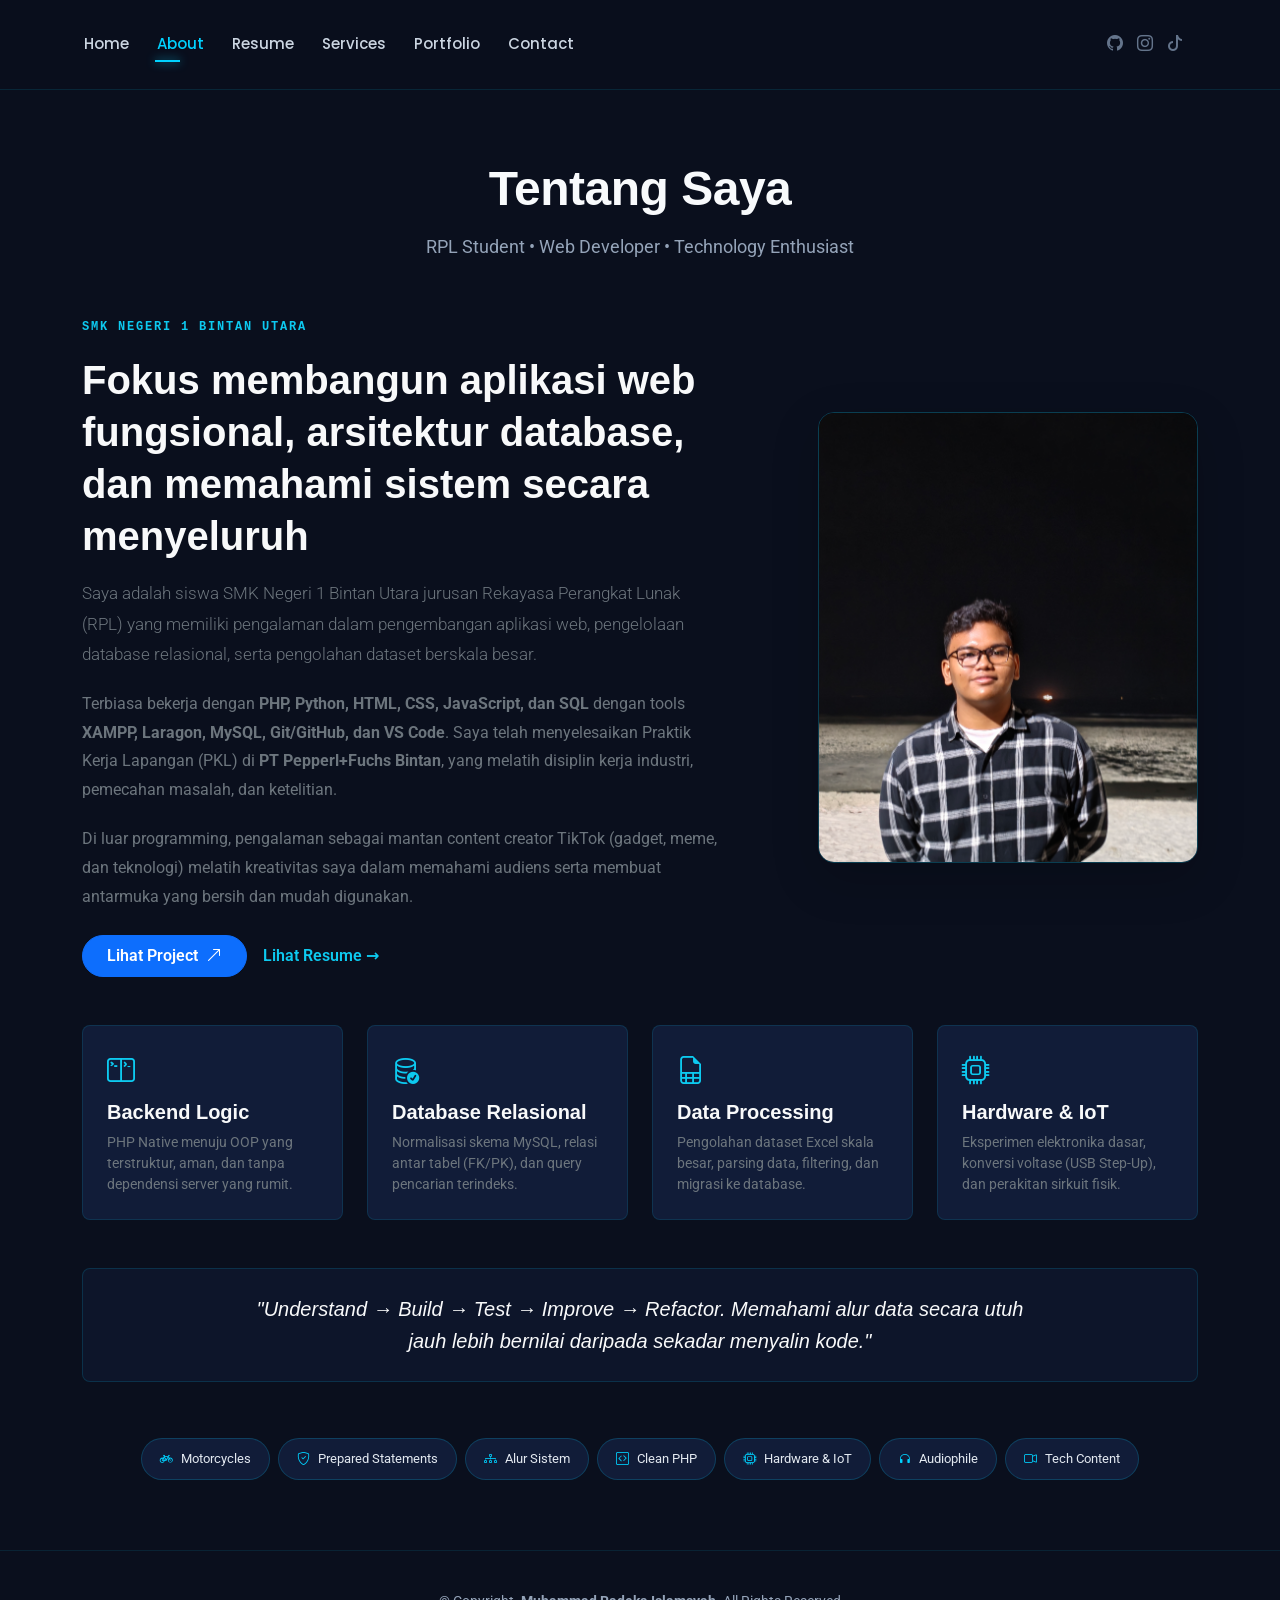
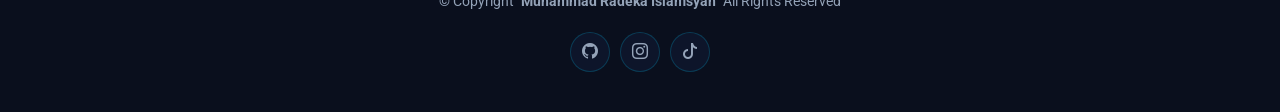
<file: about.html>
<!DOCTYPE html>
<html lang="id">

<head>
  <meta charset="utf-8">
  <meta content="width=device-width, initial-scale=1.0" name="viewport">
  <title>About - Muhammad Radeka Islamsyah</title>
  <meta name="description" content="Profil siswa SMK Negeri 1 Bintan Utara jurusan Rekayasa Perangkat Lunak (RPL) dan Web Developer.">

  <!-- Favicons -->
  <link href="assets/img/favicon.png" rel="icon">
  <link href="assets/img/apple-touch-icon.png" rel="apple-touch-icon">

  <!-- Fonts -->
  <link href="https://fonts.googleapis.com" rel="preconnect">
  <link href="https://fonts.gstatic.com" rel="preconnect" crossorigin>
  <link href="https://fonts.googleapis.com/css2?family=Roboto:wght@300;400;500;700&family=Poppins:wght@400;500;600;700&family=JetBrains+Mono:wght@400;500&display=swap" rel="stylesheet">

  <!-- Vendor CSS Files -->
  <link href="assets/vendor/bootstrap/css/bootstrap.min.css" rel="stylesheet">
  <link href="assets/vendor/bootstrap-icons/bootstrap-icons.css" rel="stylesheet">
  <link href="assets/vendor/aos/aos.css" rel="stylesheet">
  <link href="assets/vendor/swiper/swiper-bundle.min.css" rel="stylesheet">
  <link href="assets/vendor/glightbox/css/glightbox.min.css" rel="stylesheet">

  <!-- Main CSS File -->
  <link href="assets/css/main.css" rel="stylesheet">

  <style>
    .about-pill {
      display: inline-flex;
      align-items: center;
      gap: 8px;
      padding: 10px 18px;
      border-radius: 50px;
      background: #111c38;
      border: 1px solid rgba(0, 210, 255, 0.2);
      color: #e2e8f0;
      font-size: 13px;
      white-space: nowrap;
      transition: all 0.25s ease;
    }
    .about-pill i { color: #00d2ff; }
    .about-pill:hover {
      border-color: #00d2ff;
      background: rgba(0, 210, 255, 0.1);
      transform: translateY(-2px);
    }
  </style>
</head>

<body class="about-page">

  <header id="header" class="header d-flex align-items-center light-background sticky-top">
    <div class="container position-relative d-flex align-items-center justify-content-between">
      <a href="index.html" class="logo d-flex align-items-center me-auto me-xl-0">
        <h1 class="sitename">&lt;Radeka/&gt;</h1> 
      </a>
      <nav id="navmenu" class="navmenu">
        <ul>
          <li><a href="index.html">Home</a></li>
          <li><a href="about.html" class="active">About</a></li>
          <li><a href="resume.html">Resume</a></li>
          <li><a href="services.html">Services</a></li>
          <li><a href="portfolio.html">Portfolio</a></li>
          <li><a href="contact.html">Contact</a></li>
        </ul>
        <i class="mobile-nav-toggle d-xl-none bi bi-list"></i>
      </nav>
      <div class="header-social-links">
        <a href="#" target="_blank" title="GitHub"><i class="bi bi-github"></i></a>
        <a href="#" target="_blank" title="Instagram"><i class="bi bi-instagram"></i></a>
        <a href="#" target="_blank" title="TikTok"><i class="bi bi-tiktok"></i></a>
      </div>
    </div>
  </header>

  <main class="main">
    <section id="about" class="about section">
      <div class="container section-title" data-aos="fade-up">
        <h2>Tentang Saya</h2>
        <p>RPL Student &bull; Web Developer &bull; Technology Enthusiast</p>
      </div>

      <div class="container" data-aos="fade-up" data-aos-delay="100">
        <div class="row align-items-center justify-content-between gy-5 mb-5">
          <div class="col-lg-7" data-aos="fade-right" data-aos-delay="150">
            <div class="intro-content">
              <span class="eyebrow text-info font-monospace small text-uppercase">SMK Negeri 1 Bintan Utara</span>
              <h2 class="headline text-light fw-bold mt-1 mb-3">Fokus membangun aplikasi web fungsional, arsitektur database, dan memahami sistem secara menyeluruh</h2>
              <p class="lead text-secondary">
                Saya adalah siswa SMK Negeri 1 Bintan Utara jurusan Rekayasa Perangkat Lunak (RPL) yang memiliki pengalaman dalam pengembangan aplikasi web, pengelolaan database relasional, serta pengolahan dataset berskala besar.
              </p>
              <p class="text-secondary">
                Terbiasa bekerja dengan <strong>PHP, Python, HTML, CSS, JavaScript, dan SQL</strong> dengan tools <strong>XAMPP, Laragon, MySQL, Git/GitHub, dan VS Code</strong>. Saya telah menyelesaikan Praktik Kerja Lapangan (PKL) di <strong>PT Pepperl+Fuchs Bintan</strong>, yang melatih disiplin kerja industri, pemecahan masalah, dan ketelitian.
              </p>
              <p class="text-secondary">
                Di luar programming, pengalaman sebagai mantan content creator TikTok (gadget, meme, dan teknologi) melatih kreativitas saya dalam memahami audiens serta membuat antarmuka yang bersih dan mudah digunakan.
              </p>

              <div class="cta-group mt-4 d-flex gap-3 align-items-center">
                <a href="portfolio.html" class="btn btn-primary px-4 py-2 rounded-pill fw-semibold">
                  Lihat Project <i class="bi bi-arrow-up-right ms-1"></i>
                </a>
                <a href="resume.html" class="text-info text-decoration-none fw-semibold">
                  Lihat Resume &rarr;
                </a>
              </div>
            </div>
          </div>

          <div class="col-lg-5" data-aos="zoom-in" data-aos-delay="250">
            <figure class="profile-figure text-center text-lg-end">
              <!-- Slot Foto Profil -->
              <img src="assets/img/profile/profile-square-11.webp" alt="Foto Profil Radeka" class="img-fluid profile-photo rounded-4 shadow-lg border border-info border-opacity-25" style="max-width: 380px;">
            </figure>
          </div>
        </div>

        <!-- 4 Pilar Kemampuan -->
        <div class="mb-5">
          <div class="row g-4">
            <div class="col-md-3 col-6" data-aos="fade-up" data-aos-delay="100">
              <div class="skill-item p-4 rounded-3 h-100" style="background: #111c38; border: 1px solid rgba(0, 210, 255, 0.12);">
                <i class="bi bi-terminal-split text-info fs-3 mb-2 d-block"></i>
                <h5 class="text-light fw-bold">Backend Logic</h5>
                <p class="text-secondary small mb-0">PHP Native menuju OOP yang terstruktur, aman, dan tanpa dependensi server yang rumit.</p>
              </div>
            </div>
            <div class="col-md-3 col-6" data-aos="fade-up" data-aos-delay="150">
              <div class="skill-item p-4 rounded-3 h-100" style="background: #111c38; border: 1px solid rgba(0, 210, 255, 0.12);">
                <i class="bi bi-database-check text-info fs-3 mb-2 d-block"></i>
                <h5 class="text-light fw-bold">Database Relasional</h5>
                <p class="text-secondary small mb-0">Normalisasi skema MySQL, relasi antar tabel (FK/PK), dan query pencarian terindeks.</p>
              </div>
            </div>
            <div class="col-md-3 col-6" data-aos="fade-up" data-aos-delay="200">
              <div class="skill-item p-4 rounded-3 h-100" style="background: #111c38; border: 1px solid rgba(0, 210, 255, 0.12);">
                <i class="bi bi-file-earmark-spreadsheet text-info fs-3 mb-2 d-block"></i>
                <h5 class="text-light fw-bold">Data Processing</h5>
                <p class="text-secondary small mb-0">Pengolahan dataset Excel skala besar, parsing data, filtering, dan migrasi ke database.</p>
              </div>
            </div>
            <div class="col-md-3 col-6" data-aos="fade-up" data-aos-delay="250">
              <div class="skill-item p-4 rounded-3 h-100" style="background: #111c38; border: 1px solid rgba(0, 210, 255, 0.12);">
                <i class="bi bi-cpu text-info fs-3 mb-2 d-block"></i>
                <h5 class="text-light fw-bold">Hardware &amp; IoT</h5>
                <p class="text-secondary small mb-0">Eksperimen elektronika dasar, konversi voltase (USB Step-Up), dan perakitan sirkuit fisik.</p>
              </div>
            </div>
          </div>
        </div>

        <!-- Quote -->
        <blockquote class="personal-quote text-center my-5 p-4 rounded-3" style="background: rgba(17, 28, 56, 0.5); border: 1px solid rgba(0, 210, 255, 0.15);" data-aos="fade-up">
          <p class="text-light fs-5 fst-italic mb-0">"Understand &rarr; Build &rarr; Test &rarr; Improve &rarr; Refactor. Memahami alur data secara utuh jauh lebih bernilai daripada sekadar menyalin kode."</p>
        </blockquote>

        <!-- Fun Facts / Minat (Fixed Single Row Wrapping) -->
        <div class="d-flex flex-wrap gap-2 justify-content-center pt-2" data-aos="fade-up">
          <div class="about-pill"><i class="bi bi-bicycle"></i> Motorcycles</div>
          <div class="about-pill"><i class="bi bi-shield-check"></i> Prepared Statements</div>
          <div class="about-pill"><i class="bi bi-diagram-3"></i> Alur Sistem</div>
          <div class="about-pill"><i class="bi bi-code-square"></i> Clean PHP</div>
          <div class="about-pill"><i class="bi bi-cpu"></i> Hardware &amp; IoT</div>
          <div class="about-pill"><i class="bi bi-headphones"></i> Audiophile</div>
          <div class="about-pill"><i class="bi bi-camera-video"></i> Tech Content</div>
        </div>

      </div>
    </section>
  </main>

  <footer id="footer" class="footer">
    <div class="container">
      <div class="copyright text-center">
        <p>© <span>Copyright</span> <strong class="px-1 sitename">Muhammad Radeka Islamsyah</strong> <span>All Rights Reserved</span></p>
      </div>
      <div class="social-links d-flex justify-content-center">
        <a href="#" target="_blank" title="GitHub"><i class="bi bi-github"></i></a>
        <a href="#" target="_blank" title="Instagram"><i class="bi bi-instagram"></i></a>
        <a href="#" target="_blank" title="TikTok"><i class="bi bi-tiktok"></i></a>
      </div>
    </div>
  </footer>

  <a href="#" id="scroll-top" class="scroll-top d-flex align-items-center justify-content-center"><i class="bi bi-arrow-up-short"></i></a>
  <div id="preloader"></div>

  <!-- Vendor JS Files -->
  <script src="assets/vendor/bootstrap/js/bootstrap.bundle.min.js"></script>
  <script src="assets/vendor/aos/aos.js"></script>
  <script src="assets/vendor/swiper/swiper-bundle.min.js"></script>
  <script src="assets/vendor/glightbox/js/glightbox.min.js"></script>

  <!-- Main JS File -->
  <script src="assets/js/main.js"></script>
</body>
</html>
</file>
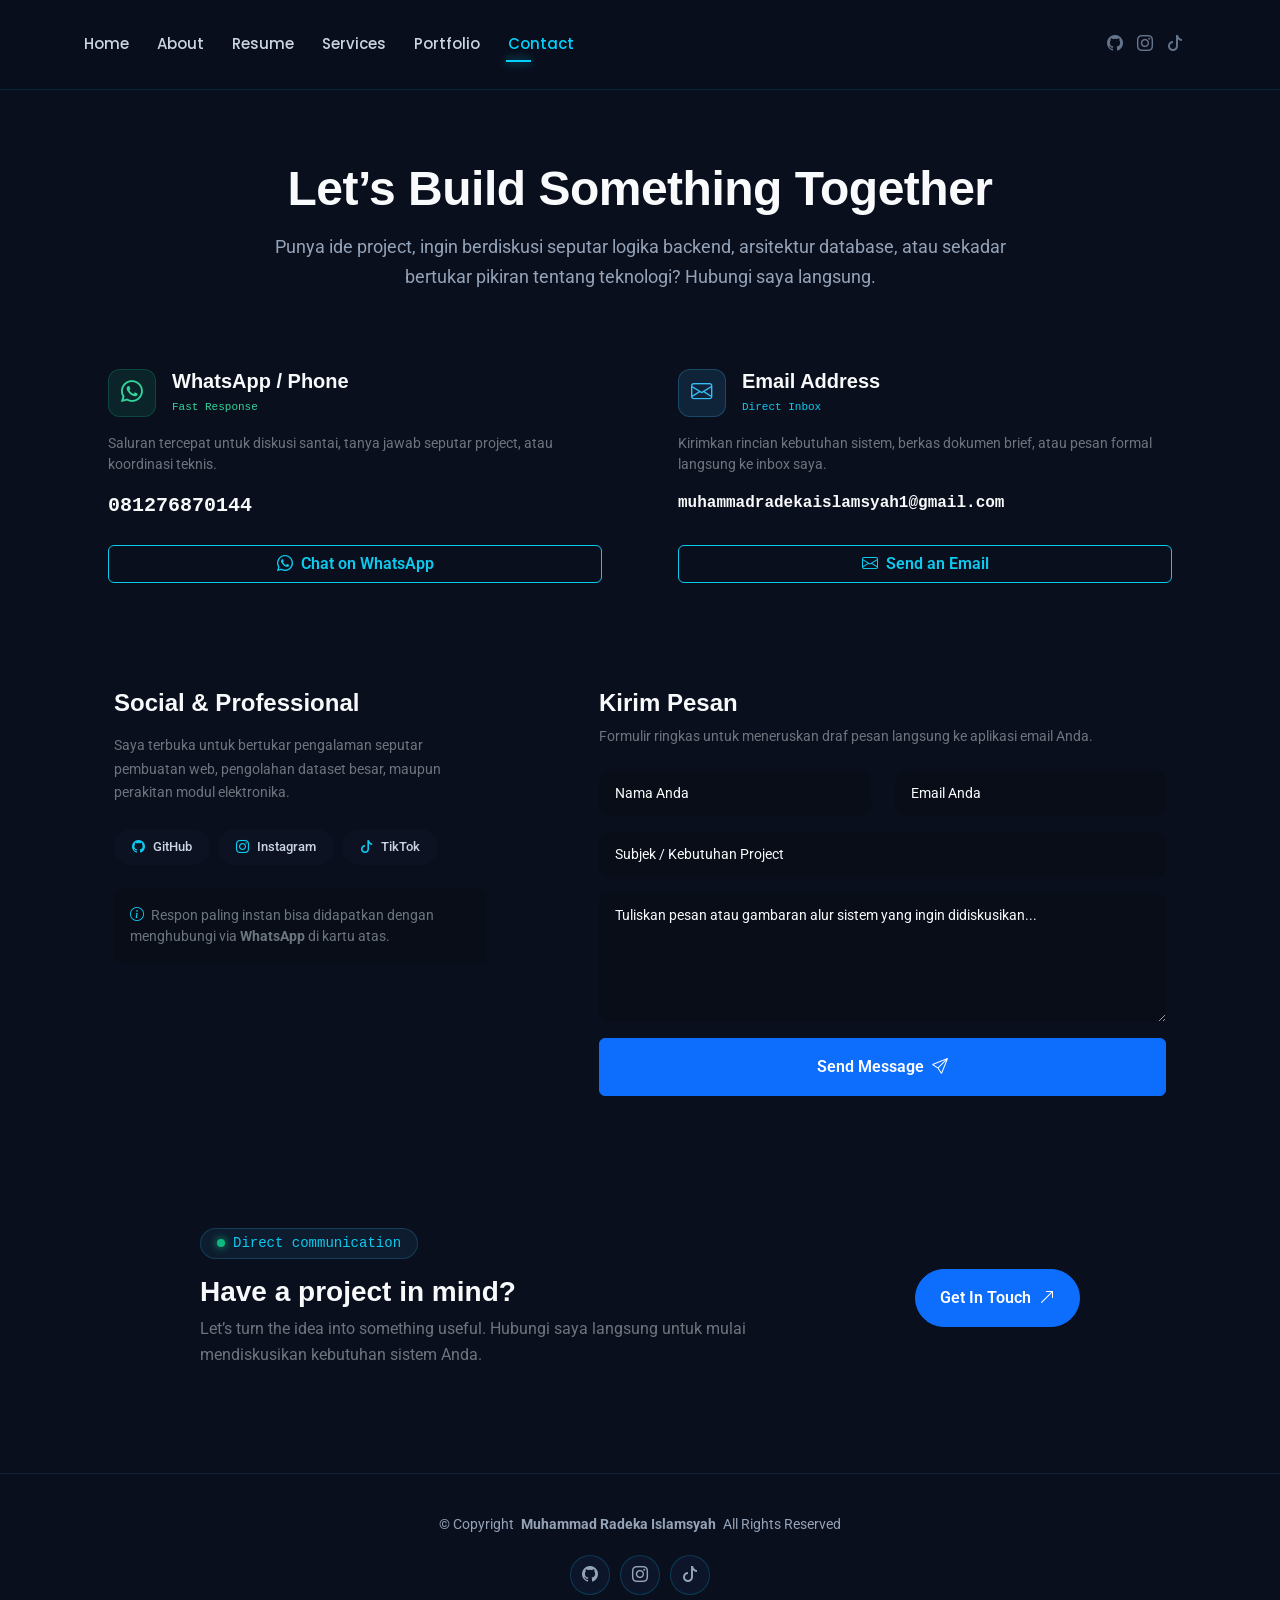
<file: contact.html>
<!DOCTYPE html>
<html lang="id">

<head>
  <meta charset="utf-8">
  <meta content="width=device-width, initial-scale=1.0" name="viewport">
  <title>Contact - Muhammad Radeka Islamsyah</title>
  <meta name="description" content="Hubungi Muhammad Radeka Islamsyah untuk diskusi project web, database, sistem informasi, atau kolaborasi teknologi.">

  <!-- Favicons -->
  <link href="assets/img/favicon.png" rel="icon">
  <link href="assets/img/apple-touch-icon.png" rel="apple-touch-icon">

  <!-- Fonts -->
  <link href="https://fonts.googleapis.com" rel="preconnect">
  <link href="https://fonts.gstatic.com" rel="preconnect" crossorigin>
  <link href="https://fonts.googleapis.com/css2?family=Roboto:wght@300;400;500;700&family=Poppins:wght@400;500;600;700&family=JetBrains+Mono:wght@400;500&display=swap" rel="stylesheet">

  <!-- Vendor CSS Files -->
  <link href="assets/vendor/bootstrap/css/bootstrap.min.css" rel="stylesheet">
  <link href="assets/vendor/bootstrap-icons/bootstrap-icons.css" rel="stylesheet">
  <link href="assets/vendor/aos/aos.css" rel="stylesheet">
  <link href="assets/vendor/swiper/swiper-bundle.min.css" rel="stylesheet">
  <link href="assets/vendor/glightbox/css/glightbox.min.css" rel="stylesheet">

  <!-- Main CSS File -->
  <link href="assets/css/main.css" rel="stylesheet">

  <style>
    /* Kartu Kontak Cepat (Elastis & Bersih) */
    .contact-card-box {
      background: var(--surface-card);
      border: 1px solid var(--border-subtle);
      border-radius: 14px;
      padding: 26px;
      height: 100%;
      display: flex;
      flex-direction: column;
      justify-content: space-between;
      transition: transform 0.45s cubic-bezier(0.34, 1.56, 0.64, 1), border-color 0.25s ease, box-shadow 0.25s ease !important;
    }
    .contact-card-box:hover {
      transform: translateY(-8px) scale(1.015) !important;
      border-color: var(--border-focus) !important;
      box-shadow: 0 14px 30px rgba(0, 0, 0, 0.45), 0 0 20px rgba(56, 189, 248, 0.1) !important;
    }
    .contact-card-box:active {
      transform: scale(0.97) translateY(-2px) !important;
      transition: transform 0.1s ease !important;
    }

    .icon-badge {
      width: 48px;
      height: 48px;
      border-radius: 12px;
      display: inline-flex;
      align-items: center;
      justify-content: center;
      font-size: 1.35rem;
      transition: transform 0.4s cubic-bezier(0.34, 1.56, 0.64, 1);
    }
    .contact-card-box:hover .icon-badge {
      transform: translateY(-3px) scale(1.1);
    }
    .contact-card-box:hover .icon-badge i {
      display: inline-block;
      transform: rotate(360deg) scale(1.2);
      transition: transform 0.65s cubic-bezier(0.34, 1.56, 0.64, 1);
    }

    /* Social Pill */
    .social-pill {
      display: inline-flex;
      align-items: center;
      gap: 8px;
      padding: 8px 18px;
      border-radius: 50px;
      background: rgba(14, 21, 38, 0.6);
      border: 1px solid var(--border-subtle);
      color: var(--nav-color);
      font-size: 13px;
      font-weight: 500;
      text-decoration: none;
      transition: transform 0.4s cubic-bezier(0.34, 1.56, 0.64, 1), background 0.2s ease, border-color 0.2s ease;
    }
    .social-pill:hover {
      background: var(--accent-subtle);
      border-color: var(--accent-color);
      color: #fff;
      transform: translateY(-3px) scale(1.05);
    }
    .social-pill:active {
      transform: scale(0.92);
    }

    /* Form Container & Input Styling */
    .form-wrapper {
      background: var(--surface-card);
      border: 1px solid var(--border-subtle);
      border-radius: 16px;
      padding: 32px;
    }
    .form-control-custom {
      background: rgba(8, 12, 20, 0.6);
      border: 1px solid var(--border-subtle);
      color: var(--heading-color);
      border-radius: 10px;
      padding: 12px 16px;
      font-size: 14px;
      transition: border-color 0.2s ease, box-shadow 0.2s ease;
    }
    .form-control-custom:focus {
      background: rgba(8, 12, 20, 0.85);
      border-color: var(--accent-color);
      box-shadow: 0 0 0 3px rgba(56, 189, 248, 0.15);
      color: #fff;
      outline: none;
    }
    .form-control-custom::placeholder {
      color: var(--muted-color);
    }

    /* Modern Split CTA Banner */
    .cta-banner-wrapper {
      background: var(--surface-card);
      border: 1px solid var(--border-subtle);
      border-radius: 16px;
      padding: 36px 40px;
      transition: border-color 0.3s ease, box-shadow 0.3s ease;
    }
    .cta-banner-wrapper:hover {
      border-color: var(--border-focus);
      box-shadow: 0 12px 30px rgba(0, 0, 0, 0.4), 0 0 15px rgba(56, 189, 248, 0.08);
    }
    .status-pill {
      background: rgba(56, 189, 248, 0.08);
      border: 1px solid rgba(56, 189, 248, 0.2);
      display: inline-flex;
      align-items: center;
      gap: 8px;
    }
    .status-dot {
      width: 8px;
      height: 8px;
      border-radius: 50%;
      background: #10b981;
      box-shadow: 0 0 8px #10b981;
      display: inline-block;
    }
  </style>
</head>

<body class="contact-page">

  <header id="header" class="header d-flex align-items-center light-background sticky-top">
    <div class="container position-relative d-flex align-items-center justify-content-between">

      <!-- Logo teks dihapus agar bersih -->
      <nav id="navmenu" class="navmenu">
        <ul>
          <li><a href="index.html">Home</a></li>
          <li><a href="about.html">About</a></li>
          <li><a href="resume.html">Resume</a></li>
          <li><a href="services.html">Services</a></li>
          <li><a href="portfolio.html">Portfolio</a></li>
          <li><a href="contact.html" class="active">Contact</a></li>
        </ul>
        <i class="mobile-nav-toggle d-xl-none bi bi-list"></i>
      </nav>

      <!-- Header Social Links -->
      <div class="header-social-links">
        <a href="#" target="_blank" title="GitHub"><i class="bi bi-github"></i></a>
        <a href="#" target="_blank" title="Instagram"><i class="bi bi-instagram"></i></a>
        <a href="#" target="_blank" title="TikTok"><i class="bi bi-tiktok"></i></a>
      </div>

    </div>
  </header>

  <main class="main">
    <section id="contact" class="contact section">
      
      <div class="container section-title" data-aos="fade-up">
        <h2>Let’s Build Something Together</h2>
        <p>Punya ide project, ingin berdiskusi seputar logika backend, arsitektur database, atau sekadar bertukar pikiran tentang teknologi? Hubungi saya langsung.</p>
      </div>

      <div class="container" data-aos="fade-up" data-aos-delay="100">
        
        <!-- Direct Contact Cards Row -->
        <div class="row g-4 mb-5">
          
          <!-- Card WhatsApp -->
          <div class="col-md-6">
            <div class="contact-card-box">
              <div>
                <div class="d-flex align-items-center gap-3 mb-3">
                  <div class="icon-badge" style="background: rgba(16, 185, 129, 0.12); color: #34d399; border: 1px solid rgba(16, 185, 129, 0.25);">
                    <i class="bi bi-whatsapp"></i>
                  </div>
                  <div>
                    <h5 class="text-light fw-bold mb-0">WhatsApp / Phone</h5>
                    <small class="font-monospace" style="color: #34d399; font-size: 11px;">Fast Response</small>
                  </div>
                </div>
                <p class="text-secondary small mb-3">Saluran tercepat untuk diskusi santai, tanya jawab seputar project, atau koordinasi teknis.</p>
                <div class="font-monospace text-light fw-bold fs-5 mb-4">081276870144</div>
              </div>
              <a href="https://wa.me/6281276870144" target="_blank" class="btn btn-outline-info w-100 fw-semibold">
                <i class="bi bi-whatsapp me-2"></i>Chat on WhatsApp
              </a>
            </div>
          </div>

          <!-- Card Email -->
          <div class="col-md-6">
            <div class="contact-card-box">
              <div>
                <div class="d-flex align-items-center gap-3 mb-3">
                  <div class="icon-badge" style="background: rgba(56, 189, 248, 0.12); color: #38bdf8; border: 1px solid rgba(56, 189, 248, 0.25);">
                    <i class="bi bi-envelope"></i>
                  </div>
                  <div>
                    <h5 class="text-light fw-bold mb-0">Email Address</h5>
                    <small class="font-monospace text-info" style="font-size: 11px;">Direct Inbox</small>
                  </div>
                </div>
                <p class="text-secondary small mb-3">Kirimkan rincian kebutuhan sistem, berkas dokumen brief, atau pesan formal langsung ke inbox saya.</p>
                <div class="font-monospace text-light fw-bold fs-6 mb-4 text-truncate">muhammadradekaislamsyah1@gmail.com</div>
              </div>
              <a href="mailto:muhammadradekaislamsyah1@gmail.com" class="btn btn-outline-info w-100 fw-semibold">
                <i class="bi bi-envelope me-2"></i>Send an Email
              </a>
            </div>
          </div>

        </div>

        <!-- Form & Social Profiles Row -->
        <div class="row g-4 g-lg-5 align-items-start">
          
          <!-- Left Column: Context & Socials -->
          <div class="col-lg-5">
            <div class="form-wrapper h-100">
              <h4 class="text-light fw-bold mb-3">Social &amp; Professional</h4>
              <p class="text-secondary small mb-4" style="line-height: 1.7;">
                Saya terbuka untuk bertukar pengalaman seputar pembuatan web, pengolahan dataset besar, maupun perakitan modul elektronika.
              </p>

              <div class="d-flex flex-wrap gap-2 mb-4">
                <a href="#" target="_blank" class="social-pill">
                  <i class="bi bi-github text-info"></i> GitHub
                </a>
                <a href="#" target="_blank" class="social-pill">
                  <i class="bi bi-instagram text-info"></i> Instagram
                </a>
                <a href="#" target="_blank" class="social-pill">
                  <i class="bi bi-tiktok text-info"></i> TikTok
                </a>
              </div>

              <div class="p-3 rounded-3 mt-4" style="background: rgba(8, 12, 20, 0.6); border: 1px solid var(--border-subtle);">
                <div class="small text-secondary">
                  <i class="bi bi-info-circle text-info me-1"></i> Respon paling instan bisa didapatkan dengan menghubungi via <strong>WhatsApp</strong> di kartu atas.
                </div>
              </div>
            </div>
          </div>

          <!-- Right Column: Interactive Form UI -->
          <div class="col-lg-7">
            <div class="form-wrapper">
              <h4 class="text-light fw-bold mb-2">Kirim Pesan</h4>
              <p class="text-secondary small mb-4">Formulir ringkas untuk meneruskan draf pesan langsung ke aplikasi email Anda.</p>

              <form id="contactFormUI" onsubmit="handleFormSubmit(event)">
                <div class="row gy-3">
                  <div class="col-md-6">
                    <input type="text" id="formName" class="form-control form-control-custom" placeholder="Nama Anda" required>
                  </div>
                  <div class="col-md-6">
                    <input type="email" id="formEmail" class="form-control form-control-custom" placeholder="Email Anda" required>
                  </div>
                  <div class="col-12">
                    <input type="text" id="formSubject" class="form-control form-control-custom" placeholder="Subjek / Kebutuhan Project" required>
                  </div>
                  <div class="col-12">
                    <textarea id="formMessage" class="form-control form-control-custom" rows="5" placeholder="Tuliskan pesan atau gambaran alur sistem yang ingin didiskusikan..." required></textarea>
                  </div>
                  <div class="col-12">
                    <div id="formNotice" class="alert alert-info d-none small py-2 font-monospace" style="background: rgba(56, 189, 248, 0.1); border-color: rgba(56, 189, 248, 0.25); color: #38bdf8;">
                      <i class="bi bi-arrow-repeat me-1"></i> Membuka klien email...
                    </div>
                    <button type="submit" class="btn btn-primary w-100 py-3 fw-semibold">
                      Send Message <i class="bi bi-send ms-1"></i>
                    </button>
                  </div>
                </div>
              </form>
            </div>
          </div>

        </div>

        <!-- Closing Banner (Split Layout) -->
        <div class="mt-5 pt-3">
          <div class="cta-banner-wrapper mx-auto" style="max-width: 960px;">
            <div class="row align-items-center gy-4">
              
              <div class="col-lg-8 text-center text-lg-start">
                <div class="status-pill px-3 py-1 rounded-pill mb-3">
                  <span class="status-dot"></span>
                  <span class="font-monospace small text-info">Direct communication</span>
                </div>
                <h3 class="text-light fw-bold mb-2">Have a project in mind?</h3>
                <p class="text-secondary mb-0" style="line-height: 1.6; max-width: 580px;">
                  Let’s turn the idea into something useful. Hubungi saya langsung untuk mulai mendiskusikan kebutuhan sistem Anda.
                </p>
              </div>

              <div class="col-lg-4 text-center text-lg-end">
                <a href="https://wa.me/6281276870144" target="_blank" class="btn btn-primary px-4 py-3 rounded-pill fw-semibold">
                  Get In Touch <i class="bi bi-arrow-up-right ms-1"></i>
                </a>
              </div>

            </div>
          </div>
        </div>

      </div>
    </section>
  </main>

  <footer id="footer" class="footer">
    <div class="container">
      <div class="copyright text-center">
        <p>© <span>Copyright</span> <strong class="px-1 sitename">Muhammad Radeka Islamsyah</strong> <span>All Rights Reserved</span></p>
      </div>
      <div class="social-links d-flex justify-content-center">
        <a href="#" target="_blank" title="GitHub"><i class="bi bi-github"></i></a>
        <a href="#" target="_blank" title="Instagram"><i class="bi bi-instagram"></i></a>
        <a href="#" target="_blank" title="TikTok"><i class="bi bi-tiktok"></i></a>
      </div>
    </div>
  </footer>

  <a href="#" id="scroll-top" class="scroll-top d-flex align-items-center justify-content-center"><i class="bi bi-arrow-up-short"></i></a>
  <div id="preloader"></div>

  <!-- Vendor JS Files -->
  <script src="assets/vendor/bootstrap/js/bootstrap.bundle.min.js"></script>
  <script src="assets/vendor/aos/aos.js"></script>
  <script src="assets/vendor/swiper/swiper-bundle.min.js"></script>
  <script src="assets/vendor/glightbox/js/glightbox.min.js"></script>

  <!-- Main JS File -->
  <script src="assets/js/main.js"></script>

  <script>
    function handleFormSubmit(e) {
      e.preventDefault();
      const notice = document.getElementById('formNotice');
      const subject = encodeURIComponent(document.getElementById('formSubject').value);
      const name = encodeURIComponent(document.getElementById('formName').value);
      const message = encodeURIComponent(document.getElementById('formMessage').value);
      
      notice.classList.remove('d-none');
      setTimeout(() => {
        window.location.href = `mailto:muhammadradekaislamsyah1@gmail.com?subject=${subject}&body=Halo, saya ${name}.%0D%0A%0D%0A${message}`;
      }, 500);
    }
  </script>
</body>
</html>
</file>
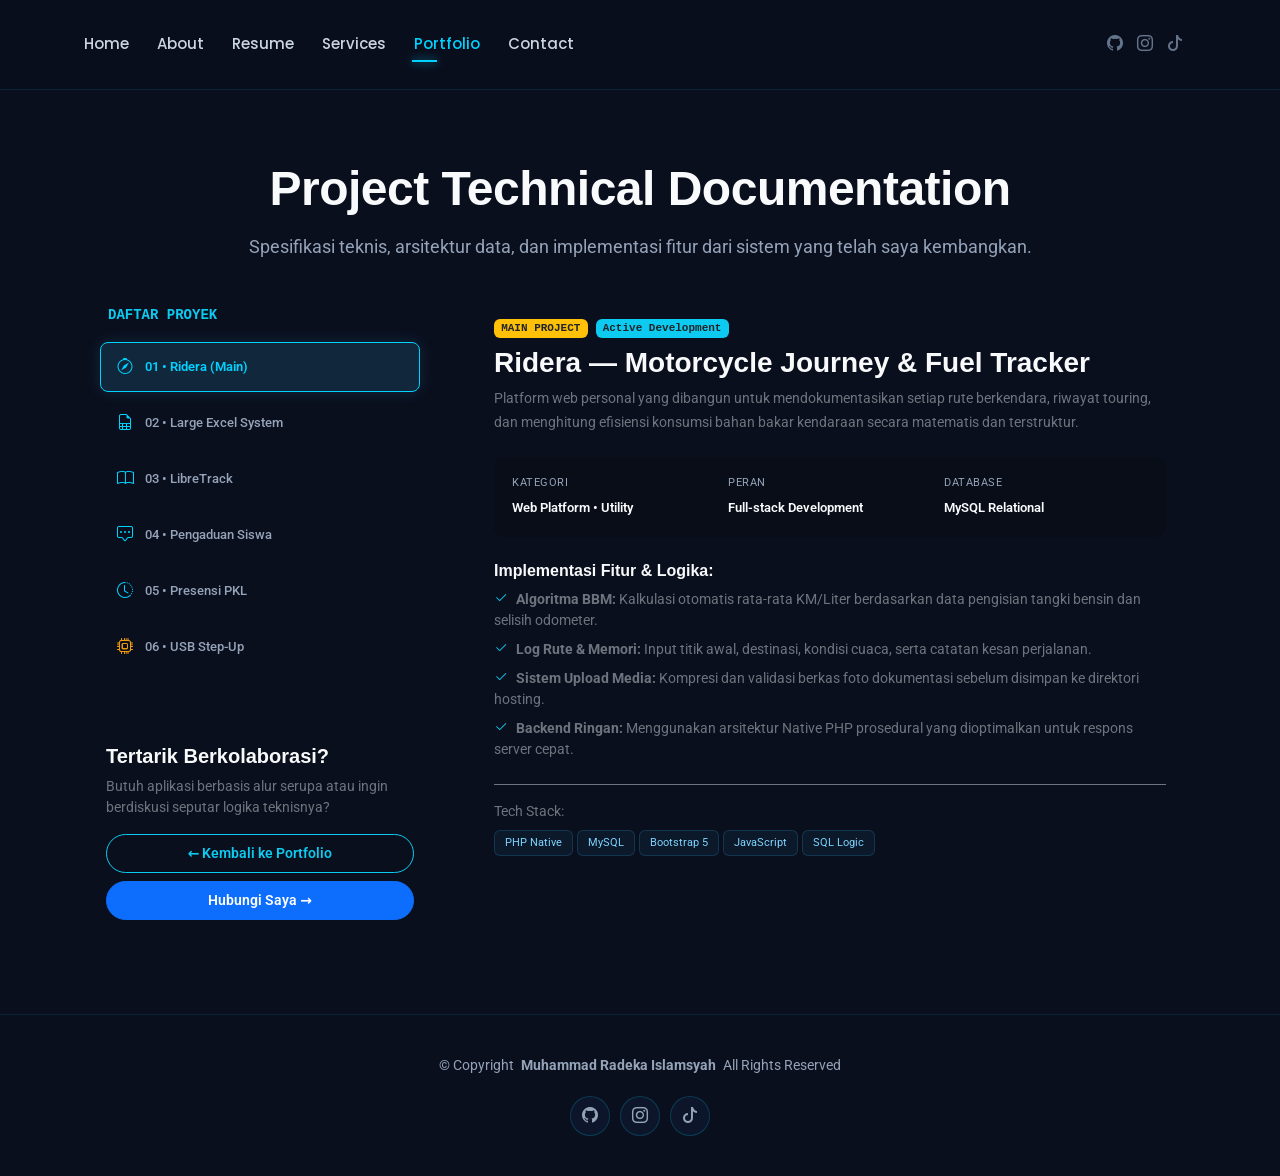
<file: portfolio-details.html>
<!DOCTYPE html>
<html lang="id">

<head>
  <meta charset="utf-8">
  <meta content="width=device-width, initial-scale=1.0" name="viewport">
  <title>Project Details - Muhammad Radeka Islamsyah</title>
  <meta name="description" content="Dokumentasi teknis spesifikasi proyek web, database, dan hardware oleh Muhammad Radeka Islamsyah.">

  <!-- Favicons -->
  <link href="assets/img/favicon.png" rel="icon">
  <link href="assets/img/apple-touch-icon.png" rel="apple-touch-icon">

  <!-- Fonts -->
  <link href="https://fonts.googleapis.com" rel="preconnect">
  <link href="https://fonts.gstatic.com" rel="preconnect" crossorigin>
  <link href="https://fonts.googleapis.com/css2?family=Roboto:wght@300;400;500;700&family=Poppins:wght@400;500;600;700&family=JetBrains+Mono:wght@400;500&display=swap" rel="stylesheet">

  <!-- Vendor CSS Files -->
  <link href="assets/vendor/bootstrap/css/bootstrap.min.css" rel="stylesheet">
  <link href="assets/vendor/bootstrap-icons/bootstrap-icons.css" rel="stylesheet">
  <link href="assets/vendor/aos/aos.css" rel="stylesheet">
  <link href="assets/vendor/swiper/swiper-bundle.min.css" rel="stylesheet">
  <link href="assets/vendor/glightbox/css/glightbox.min.css" rel="stylesheet">

  <!-- Main CSS File -->
  <link href="assets/css/main.css" rel="stylesheet">

  <style>
    /* Sidebar List Navigasi Proyek */
    .projects-nav-box {
      background: var(--surface-card);
      border: 1px solid var(--border-subtle);
      border-radius: 14px;
      padding: 18px;
      margin-bottom: 24px;
    }
    .project-nav-item {
      display: flex;
      align-items: center;
      gap: 12px;
      padding: 12px 16px;
      border-radius: 8px;
      color: #94a3b8;
      font-size: 13px;
      font-weight: 500;
      text-decoration: none;
      transition: all 0.25s ease;
      margin-bottom: 6px;
      border: 1px solid transparent;
      cursor: pointer;
    }
    .project-nav-item i {
      font-size: 16px;
      color: var(--accent-color);
    }
    .project-nav-item:hover {
      background: rgba(56, 189, 248, 0.08);
      color: #ffffff;
      border-color: rgba(56, 189, 248, 0.2);
    }
    .project-nav-item.active {
      background: rgba(56, 189, 248, 0.14);
      color: var(--accent-color);
      border-color: var(--accent-color);
      font-weight: 600;
      box-shadow: 0 0 15px rgba(56, 189, 248, 0.15);
    }

    /* Container Detail Pane (Langsung Header Teknis) */
    .project-detail-pane {
      background: var(--surface-card);
      border: 1px solid var(--border-subtle);
      border-radius: 14px;
      padding: 32px;
      margin-bottom: 24px;
    }

    /* Info Specs Table */
    .spec-grid {
      display: grid;
      grid-template-columns: repeat(auto-fit, minmax(180px, 1fr));
      gap: 12px;
      background: rgba(8, 12, 20, 0.55);
      border: 1px solid var(--border-subtle);
      border-radius: 10px;
      padding: 18px;
      margin: 22px 0;
    }
    .spec-item small {
      display: block;
      color: var(--muted-color);
      font-size: 11px;
      text-transform: uppercase;
      font-family: var(--mono-font);
      letter-spacing: 0.5px;
      margin-bottom: 4px;
    }
    .spec-item span {
      color: #f8fafc;
      font-size: 13px;
      font-weight: 600;
    }

    .tech-pill {
      font-family: var(--mono-font);
      font-size: 11px;
      padding: 4px 10px;
      border-radius: 6px;
      background: rgba(56, 189, 248, 0.06);
      color: #7dd3fc;
      border: 1px solid rgba(56, 189, 248, 0.18);
      display: inline-block;
      white-space: nowrap;
    }

    .sidebar-widget {
      background: var(--surface-card);
      border: 1px solid var(--border-subtle);
      border-radius: 14px;
      padding: 24px;
    }
  </style>
</head>

<body class="portfolio-details-page">

  <header id="header" class="header d-flex align-items-center light-background sticky-top">
    <div class="container position-relative d-flex align-items-center justify-content-between">

      <nav id="navmenu" class="navmenu">
        <ul>
          <li><a href="index.html">Home</a></li>
          <li><a href="about.html">About</a></li>
          <li><a href="resume.html">Resume</a></li>
          <li><a href="services.html">Services</a></li>
          <li><a href="portfolio.html" class="active">Portfolio</a></li>
          <li><a href="contact.html">Contact</a></li>
        </ul>
        <i class="mobile-nav-toggle d-xl-none bi bi-list"></i>
      </nav>

      <div class="header-social-links">
        <a href="#" target="_blank" title="GitHub"><i class="bi bi-github"></i></a>
        <a href="#" target="_blank" title="Instagram"><i class="bi bi-instagram"></i></a>
        <a href="#" target="_blank" title="TikTok"><i class="bi bi-tiktok"></i></a>
      </div>

    </div>
  </header>

  <main class="main">
    <section id="portfolio-details" class="portfolio-details section">
      
      <div class="container section-title pb-4" data-aos="fade-up">
        <h2>Project Technical Documentation</h2>
        <p>Spesifikasi teknis, arsitektur data, dan implementasi fitur dari sistem yang telah saya kembangkan.</p>
      </div>

      <div class="container" data-aos="fade-up" data-aos-delay="100">
        <div class="row gy-4">

          <!-- Kolom Kiri: Navigasi Sidebar Proyek -->
          <div class="col-lg-4" data-aos="fade-right">
            
            <div class="projects-nav-box">
              <div class="small text-info font-monospace text-uppercase fw-semibold mb-3 px-2">Daftar Proyek</div>
              
              <div class="nav flex-column nav-pills" id="v-projects-tab" role="tablist">
                <a class="project-nav-item active" id="tab-01-link" data-bs-toggle="pill" href="#tab-01" role="tab">
                  <i class="bi bi-compass"></i> <span>01 &bull; Ridera (Main)</span>
                </a>
                <a class="project-nav-item" id="tab-02-link" data-bs-toggle="pill" href="#tab-02" role="tab">
                  <i class="bi bi-file-earmark-spreadsheet"></i> <span>02 &bull; Large Excel System</span>
                </a>
                <a class="project-nav-item" id="tab-03-link" data-bs-toggle="pill" href="#tab-03" role="tab">
                  <i class="bi bi-book"></i> <span>03 &bull; LibreTrack</span>
                </a>
                <a class="project-nav-item" id="tab-04-link" data-bs-toggle="pill" href="#tab-04" role="tab">
                  <i class="bi bi-chat-square-dots"></i> <span>04 &bull; Pengaduan Siswa</span>
                </a>
                <a class="project-nav-item" id="tab-05-link" data-bs-toggle="pill" href="#tab-05" role="tab">
                  <i class="bi bi-clock-history"></i> <span>05 &bull; Presensi PKL</span>
                </a>
                <a class="project-nav-item" id="tab-06-link" data-bs-toggle="pill" href="#tab-06" role="tab">
                  <i class="bi bi-cpu" style="color:#f59e0b;"></i> <span>06 &bull; USB Step-Up</span>
                </a>
              </div>
            </div>

            <!-- Widget Kembali & Kontak -->
            <div class="sidebar-widget">
              <h5 class="text-light fw-bold mb-2">Tertarik Berkolaborasi?</h5>
              <p class="small text-secondary mb-3">Butuh aplikasi berbasis alur serupa atau ingin berdiskusi seputar logika teknisnya?</p>
              <div class="d-flex flex-column gap-2">
                <a href="portfolio.html" class="btn btn-outline-info btn-sm rounded-pill fw-semibold py-2">
                  &larr; Kembali ke Portfolio
                </a>
                <a href="contact.html" class="btn btn-primary btn-sm rounded-pill fw-semibold py-2">
                  Hubungi Saya &rarr;
                </a>
              </div>
            </div>

          </div>

          <!-- Kolom Kanan: Detail Teknis Proyek (Tab Content Tanpa Foto) -->
          <div class="col-lg-8" data-aos="fade-left">
            <div class="tab-content" id="v-projects-tabContent">
              
              <!-- TAB 01: Ridera -->
              <div class="tab-pane fade show active" id="tab-01" role="tabpanel">
                <div class="project-detail-pane">
                  <div class="d-flex align-items-center gap-2 mb-2">
                    <span class="badge bg-warning text-dark font-monospace fw-bold" style="font-size: 11px;">MAIN PROJECT</span>
                    <span class="badge bg-info text-dark font-monospace" style="font-size: 11px;">Active Development</span>
                  </div>
                  <h3 class="text-light fw-bold mb-2">Ridera &mdash; Motorcycle Journey &amp; Fuel Tracker</h3>
                  <p class="text-secondary small" style="line-height: 1.7;">
                    Platform web personal yang dibangun untuk mendokumentasikan setiap rute berkendara, riwayat touring, dan menghitung efisiensi konsumsi bahan bakar kendaraan secara matematis dan terstruktur.
                  </p>

                  <div class="spec-grid">
                    <div class="spec-item">
                      <small>Kategori</small>
                      <span>Web Platform &bull; Utility</span>
                    </div>
                    <div class="spec-item">
                      <small>Peran</small>
                      <span>Full-stack Development</span>
                    </div>
                    <div class="spec-item">
                      <small>Database</small>
                      <span>MySQL Relational</span>
                    </div>
                  </div>

                  <h6 class="text-light fw-semibold mt-4 mb-2">Implementasi Fitur &amp; Logika:</h6>
                  <ul class="list-unstyled text-secondary small mb-4">
                    <li class="mb-2"><i class="bi bi-check2 text-info me-2"></i><strong>Algoritma BBM:</strong> Kalkulasi otomatis rata-rata KM/Liter berdasarkan data pengisian tangki bensin dan selisih odometer.</li>
                    <li class="mb-2"><i class="bi bi-check2 text-info me-2"></i><strong>Log Rute &amp; Memori:</strong> Input titik awal, destinasi, kondisi cuaca, serta catatan kesan perjalanan.</li>
                    <li class="mb-2"><i class="bi bi-check2 text-info me-2"></i><strong>Sistem Upload Media:</strong> Kompresi dan validasi berkas foto dokumentasi sebelum disimpan ke direktori hosting.</li>
                    <li class="mb-0"><i class="bi bi-check2 text-info me-2"></i><strong>Backend Ringan:</strong> Menggunakan arsitektur Native PHP prosedural yang dioptimalkan untuk respons server cepat.</li>
                  </ul>

                  <div class="pt-3 border-top border-secondary">
                    <span class="small text-secondary d-block mb-2">Tech Stack:</span>
                    <div class="d-flex flex-wrap gap-1">
                      <span class="tech-pill">PHP Native</span>
                      <span class="tech-pill">MySQL</span>
                      <span class="tech-pill">Bootstrap 5</span>
                      <span class="tech-pill">JavaScript</span>
                      <span class="tech-pill">SQL Logic</span>
                    </div>
                  </div>
                </div>
              </div>

              <!-- TAB 02: Large Excel System -->
              <div class="tab-pane fade" id="tab-02" role="tabpanel">
                <div class="project-detail-pane">
                  <span class="badge bg-success font-monospace mb-2" style="font-size: 11px;">COMPLETED</span>
                  <h3 class="text-light fw-bold mb-2">Large Excel Data Processing &amp; Optimization</h3>
                  <p class="text-secondary small" style="line-height: 1.7;">
                    Sistem pemrosesan berkas spreadsheet berskala besar yang dirancang khusus untuk menangani ribuan baris data tanpa membebani kapasitas RAM server hosting murah.
                  </p>

                  <div class="spec-grid">
                    <div class="spec-item">
                      <small>Kategori</small>
                      <span>Data Processing &bull; Optimization</span>
                    </div>
                    <div class="spec-item">
                      <small>Fokus Utama</small>
                      <span>Memory Handling &amp; Indexing</span>
                    </div>
                    <div class="spec-item">
                      <small>Target Data</small>
                      <span>Spreadsheet &bull; SQL Records</span>
                    </div>
                  </div>

                  <h6 class="text-light fw-semibold mt-4 mb-2">Implementasi Fitur &amp; Logika:</h6>
                  <ul class="list-unstyled text-secondary small mb-4">
                    <li class="mb-2"><i class="bi bi-check2 text-info me-2"></i><strong>Batch / Chunk Processing:</strong> Pembacaan berkas data secara bertahap untuk mencegah error <code>memory_limit exceeded</code>.</li>
                    <li class="mb-2"><i class="bi bi-check2 text-info me-2"></i><strong>Data Sanitization:</strong> Pembersihan karakter kosong, normalisasi penanggalan, dan validasi tipe data sebelum import.</li>
                    <li class="mb-2"><i class="bi bi-check2 text-info me-2"></i><strong>SQL Optimization:</strong> Penerapan B-Tree Indexing pada kolom utama sehingga pencarian data tetap instan di bawah 1 detik.</li>
                    <li class="mb-0"><i class="bi bi-check2 text-info me-2"></i><strong>Export Fleksibel:</strong> Kemampuan mengunduh kembali data hasil filter ke format laporan yang rapi.</li>
                  </ul>

                  <div class="pt-3 border-top border-secondary">
                    <span class="small text-secondary d-block mb-2">Tech Stack:</span>
                    <div class="d-flex flex-wrap gap-1">
                      <span class="tech-pill">Python</span>
                      <span class="tech-pill">PHP</span>
                      <span class="tech-pill">MySQL</span>
                      <span class="tech-pill">Spreadsheet Processing</span>
                      <span class="tech-pill">Database Indexing</span>
                    </div>
                  </div>
                </div>
              </div>

              <!-- TAB 03: LibreTrack -->
              <div class="tab-pane fade" id="tab-03" role="tabpanel">
                <div class="project-detail-pane">
                  <span class="badge bg-success font-monospace mb-2" style="font-size: 11px;">COMPLETED</span>
                  <h3 class="text-light fw-bold mb-2">LibreTrack &mdash; Sistem Perpustakaan Multi-Role</h3>
                  <p class="text-secondary small" style="line-height: 1.7;">
                    Aplikasi manajemen sirkulasi buku sekolah lengkap dengan pembagian hak akses pengguna, peminjaman terintegrasi, dan kalkulasi denda otomatis saat buku terlambat dikembalikan.
                  </p>

                  <div class="spec-grid">
                    <div class="spec-item">
                      <small>Kategori</small>
                      <span>Information System &bull; Education</span>
                    </div>
                    <div class="spec-item">
                      <small>Aktor Sistem</small>
                      <span>Admin, Petugas, Siswa</span>
                    </div>
                    <div class="spec-item">
                      <small>Arsitektur</small>
                      <span>Relational Database (RDBMS)</span>
                    </div>
                  </div>

                  <h6 class="text-light fw-semibold mt-4 mb-2">Implementasi Fitur &amp; Logika:</h6>
                  <ul class="list-unstyled text-secondary small mb-4">
                    <li class="mb-2"><i class="bi bi-check2 text-info me-2"></i><strong>Multi-Role Session:</strong> Pembatasan hak akses berbasis level pengguna (Siswa hanya bisa melihat, Petugas mengelola sirkulasi).</li>
                    <li class="mb-2"><i class="bi bi-check2 text-info me-2"></i><strong>Denda Keterlambatan Otomatis:</strong> Penghitungan selisih hari antara batas jatuh tempo dan tanggal pengembalian aktual.</li>
                    <li class="mb-2"><i class="bi bi-check2 text-info me-2"></i><strong>Integritas Relasi Data:</strong> Pemanfaatan relasi Primary &amp; Foreign Key untuk memastikan integritas data peminjaman.</li>
                    <li class="mb-0"><i class="bi bi-check2 text-info me-2"></i><strong>Katalog Buku Interaktif:</strong> Pencarian judul buku cepat berdasarkan kategori, nomor ISBN, atau penulis.</li>
                  </ul>

                  <div class="pt-3 border-top border-secondary">
                    <span class="small text-secondary d-block mb-2">Tech Stack:</span>
                    <div class="d-flex flex-wrap gap-1">
                      <span class="tech-pill">PHP</span>
                      <span class="tech-pill">MySQL</span>
                      <span class="tech-pill">Relational Schema</span>
                      <span class="tech-pill">Session Guard</span>
                    </div>
                  </div>
                </div>
              </div>

              <!-- TAB 04: Pengaduan Siswa -->
              <div class="tab-pane fade" id="tab-04" role="tabpanel">
                <div class="project-detail-pane">
                  <span class="badge bg-success font-monospace mb-2" style="font-size: 11px;">COMPLETED</span>
                  <h3 class="text-light fw-bold mb-2">Sistem Pengaduan &amp; Aspirasi Sarana Sekolah</h3>
                  <p class="text-secondary small" style="line-height: 1.7;">
                    Sistem ticketing aspirasi berbasis web yang memudahkan siswa melaporkan kerusakan fasilitas sekolah secara tertib, transparan, dan dapat dipantau perkembangannya oleh staf terkait.
                  </p>

                  <div class="spec-grid">
                    <div class="spec-item">
                      <small>Kategori</small>
                      <span>Ticketing &bull; School Administration</span>
                    </div>
                    <div class="spec-item">
                      <small>Sifat Laporan</small>
                      <span>Transparan &bull; Berstatus</span>
                    </div>
                    <div class="spec-item">
                      <small>Frontend</small>
                      <span>Bootstrap 5 Responsive</span>
                    </div>
                  </div>

                  <h6 class="text-light fw-semibold mt-4 mb-2">Implementasi Fitur &amp; Logika:</h6>
                  <ul class="list-unstyled text-secondary small mb-4">
                    <li class="mb-2"><i class="bi bi-check2 text-info me-2"></i><strong>Alur Status Real-time:</strong> Laporan bergerak dari status <code>Menunggu</code> &rarr; <code>Sedang Diperbaiki</code> &rarr; <code>Selesai</code>.</li>
                    <li class="mb-2"><i class="bi bi-check2 text-info me-2"></i><strong>Formulir Bersih &amp; Aman:</strong> Sanitasi input teks bebas celah Cross-Site Scripting (XSS) dan injeksi SQL.</li>
                    <li class="mb-2"><i class="bi bi-check2 text-info me-2"></i><strong>Lampiran Bukti Foto:</strong> Upload berkas fisik kerusakan fasilitas untuk mempermudah pengecekan lapangan.</li>
                    <li class="mb-0"><i class="bi bi-check2 text-info me-2"></i><strong>Panel Pengelola:</strong> Dashboard bagi pihak sarana untuk memberi catatan respon tindak lanjut.</li>
                  </ul>

                  <div class="pt-3 border-top border-secondary">
                    <span class="small text-secondary d-block mb-2">Tech Stack:</span>
                    <div class="d-flex flex-wrap gap-1">
                      <span class="tech-pill">PHP Native</span>
                      <span class="tech-pill">MySQL</span>
                      <span class="tech-pill">Bootstrap 5</span>
                      <span class="tech-pill">Form Validation</span>
                    </div>
                  </div>
                </div>
              </div>

              <!-- TAB 05: Presensi PKL -->
              <div class="tab-pane fade" id="tab-05" role="tabpanel">
                <div class="project-detail-pane">
                  <span class="badge bg-success font-monospace mb-2" style="font-size: 11px;">COMPLETED</span>
                  <h3 class="text-light fw-bold mb-2">Sistem Presensi Mandiri Siswa PKL</h3>
                  <p class="text-secondary small" style="line-height: 1.7;">
                    Aplikasi absensi mandiri yang dirancang dengan validasi ketat jam operasional server untuk mencegah kecurangan pengisian waktu presensi siswa magang/industri.
                  </p>

                  <div class="spec-grid">
                    <div class="spec-item">
                      <small>Kategori</small>
                      <span>Attendance &bull; Verification Logic</span>
                    </div>
                    <div class="spec-item">
                      <small>Validasi</small>
                      <span>Time-Window Locking</span>
                    </div>
                    <div class="spec-item">
                      <small>Pelaporan</small>
                      <span>Rekap Bulanan Otomatis</span>
                    </div>
                  </div>

                  <h6 class="text-light fw-semibold mt-4 mb-2">Implementasi Fitur &amp; Logika:</h6>
                  <ul class="list-unstyled text-secondary small mb-4">
                    <li class="mb-2"><i class="bi bi-check2 text-info me-2"></i><strong>Time-Locking Logic:</strong> Tombol absensi masuk dan pulang otomatis nonaktif jika waktu server berada di luar rentang jadwal kerja.</li>
                    <li class="mb-2"><i class="bi bi-check2 text-info me-2"></i><strong>Pengajuan Izin/Sakit:</strong> Validasi unggah berkas surat keterangan dokter atau surat permohonan izin resmi.</li>
                    <li class="mb-2"><i class="bi bi-check2 text-info me-2"></i><strong>Status Harian Unik:</strong> Mekanisme database yang mencegah duplikasi absensi di tanggal yang sama.</li>
                    <li class="mb-0"><i class="bi bi-check2 text-info me-2"></i><strong>Ekspor Rekapitulasi:</strong> Penyajian ringkasan kehadiran total per siswa untuk penilaian akhir pembimbing.</li>
                  </ul>

                  <div class="pt-3 border-top border-secondary">
                    <span class="small text-secondary d-block mb-2">Tech Stack:</span>
                    <div class="d-flex flex-wrap gap-1">
                      <span class="tech-pill">PHP</span>
                      <span class="tech-pill">MySQL</span>
                      <span class="tech-pill">Time-Validation Logic</span>
                      <span class="tech-pill">CSS</span>
                    </div>
                  </div>
                </div>
              </div>

              <!-- TAB 06: USB Step-Up Converter -->
              <div class="tab-pane fade" id="tab-06" role="tabpanel">
                <div class="project-detail-pane" style="border-color: rgba(245, 158, 11, 0.25);">
                  <span class="badge font-monospace mb-2" style="background: rgba(245, 158, 11, 0.2); color: #fbbf24; border: 1px solid rgba(245, 158, 11, 0.4); font-size: 11px;">HARDWARE EXPERIMENT</span>
                  <h3 class="text-light fw-bold mb-2">USB Step-Up Power Converter Module (5V &rarr; 9V/12V)</h3>
                  <p class="text-secondary small" style="line-height: 1.7;">
                    Eksperimen perakitan modul konversi voltase listrik DC-DC dari port USB 5V (seperti powerbank) menjadi tegangan keluaran stabil 9V dan 12V untuk kebutuhan suplai darurat router Wi-Fi atau perangkat lab.
                  </p>

                  <div class="spec-grid">
                    <div class="spec-item">
                      <small>Kategori</small>
                      <span style="color:#fbbf24;">Hardware &bull; Electronics</span>
                    </div>
                    <div class="spec-item">
                      <small>Tegangan Masuk</small>
                      <span>5V DC (USB Standard)</span>
                    </div>
                    <div class="spec-item">
                      <small>Tegangan Keluar</small>
                      <span>9V &bull; 12V DC Regulated</span>
                    </div>
                  </div>

                  <h6 class="text-warning fw-semibold mt-4 mb-2">Fokus &amp; Pengujian Teknis:</h6>
                  <ul class="list-unstyled text-secondary small mb-4">
                    <li class="mb-2"><i class="bi bi-check2 text-warning me-2"></i><strong>Sirkuit Konversi Daya:</strong> Pemanfaatan modul booster induktif untuk menaikkan level voltase dengan efisiensi tinggi.</li>
                    <li class="mb-2"><i class="bi bi-check2 text-warning me-2"></i><strong>Pengujian &amp; Kalibrasi:</strong> Pengukuran keluaran tegangan menggunakan multimeter digital di bawah beban daya nyata.</li>
                    <li class="mb-2"><i class="bi bi-check2 text-warning me-2"></i><strong>Use Case Darurat:</strong> Memungkinkan router internet rumah tetap menyala menggunakan powerbank saat listrik padam.</li>
                    <li class="mb-0"><i class="bi bi-check2 text-warning me-2"></i><strong>Kombinasi Logika &amp; Fisik:</strong> Melatih pemahaman arus, hambatan, dan toleransi komponen di luar dunia software.</li>
                  </ul>

                  <div class="pt-3 border-top border-secondary">
                    <span class="small text-secondary d-block mb-2">Components &amp; Tools:</span>
                    <div class="d-flex flex-wrap gap-1">
                      <span class="tech-pill" style="color:#fbbf24; border-color: rgba(245, 158, 11, 0.3); background: rgba(245, 158, 11, 0.08);">DC-DC Step-Up</span>
                      <span class="tech-pill" style="color:#fbbf24; border-color: rgba(245, 158, 11, 0.3); background: rgba(245, 158, 11, 0.08);">USB Power Circuit</span>
                      <span class="tech-pill" style="color:#fbbf24; border-color: rgba(245, 158, 11, 0.3); background: rgba(245, 158, 11, 0.08);">Digital Multimeter</span>
                      <span class="tech-pill" style="color:#fbbf24; border-color: rgba(245, 158, 11, 0.3); background: rgba(245, 158, 11, 0.08);">Prototyping</span>
                    </div>
                  </div>
                </div>
              </div>

            </div>
          </div>

        </div>
      </div>
    </section>
  </main>

  <footer id="footer" class="footer">
    <div class="container">
      <div class="copyright text-center">
        <p>© <span>Copyright</span> <strong class="px-1 sitename">Muhammad Radeka Islamsyah</strong> <span>All Rights Reserved</span></p>
      </div>
      <div class="social-links d-flex justify-content-center">
        <a href="#" target="_blank" title="GitHub"><i class="bi bi-github"></i></a>
        <a href="#" target="_blank" title="Instagram"><i class="bi bi-instagram"></i></a>
        <a href="#" target="_blank" title="TikTok"><i class="bi bi-tiktok"></i></a>
      </div>
    </div>
  </footer>

  <a href="#" id="scroll-top" class="scroll-top d-flex align-items-center justify-content-center"><i class="bi bi-arrow-up-short"></i></a>
  <div id="preloader"></div>

  <!-- Vendor JS Files -->
  <script src="assets/vendor/bootstrap/js/bootstrap.bundle.min.js"></script>
  <script src="assets/vendor/aos/aos.js"></script>
  <script src="assets/vendor/swiper/swiper-bundle.min.js"></script>
  <script src="assets/vendor/glightbox/js/glightbox.min.js"></script>

  <!-- Main JS File -->
  <script src="assets/js/main.js"></script>

  <!-- Script Sinkronisasi Link Hash Tab -->
  <script>
    document.addEventListener("DOMContentLoaded", function () {
      function activateTabFromHash() {
        const hash = window.location.hash;
        if (hash) {
          const targetId = hash.replace("#project-", "tab-") + "-link";
          const tabBtn = document.getElementById(targetId);
          if (tabBtn) {
            const tabTrigger = new bootstrap.Tab(tabBtn);
            tabTrigger.show();
            document.getElementById("portfolio-details").scrollIntoView({ behavior: "smooth" });
          }
        }
      }

      activateTabFromHash();
      window.addEventListener("hashchange", activateTabFromHash);
    });
  </script>
</body>
</html>
</file>
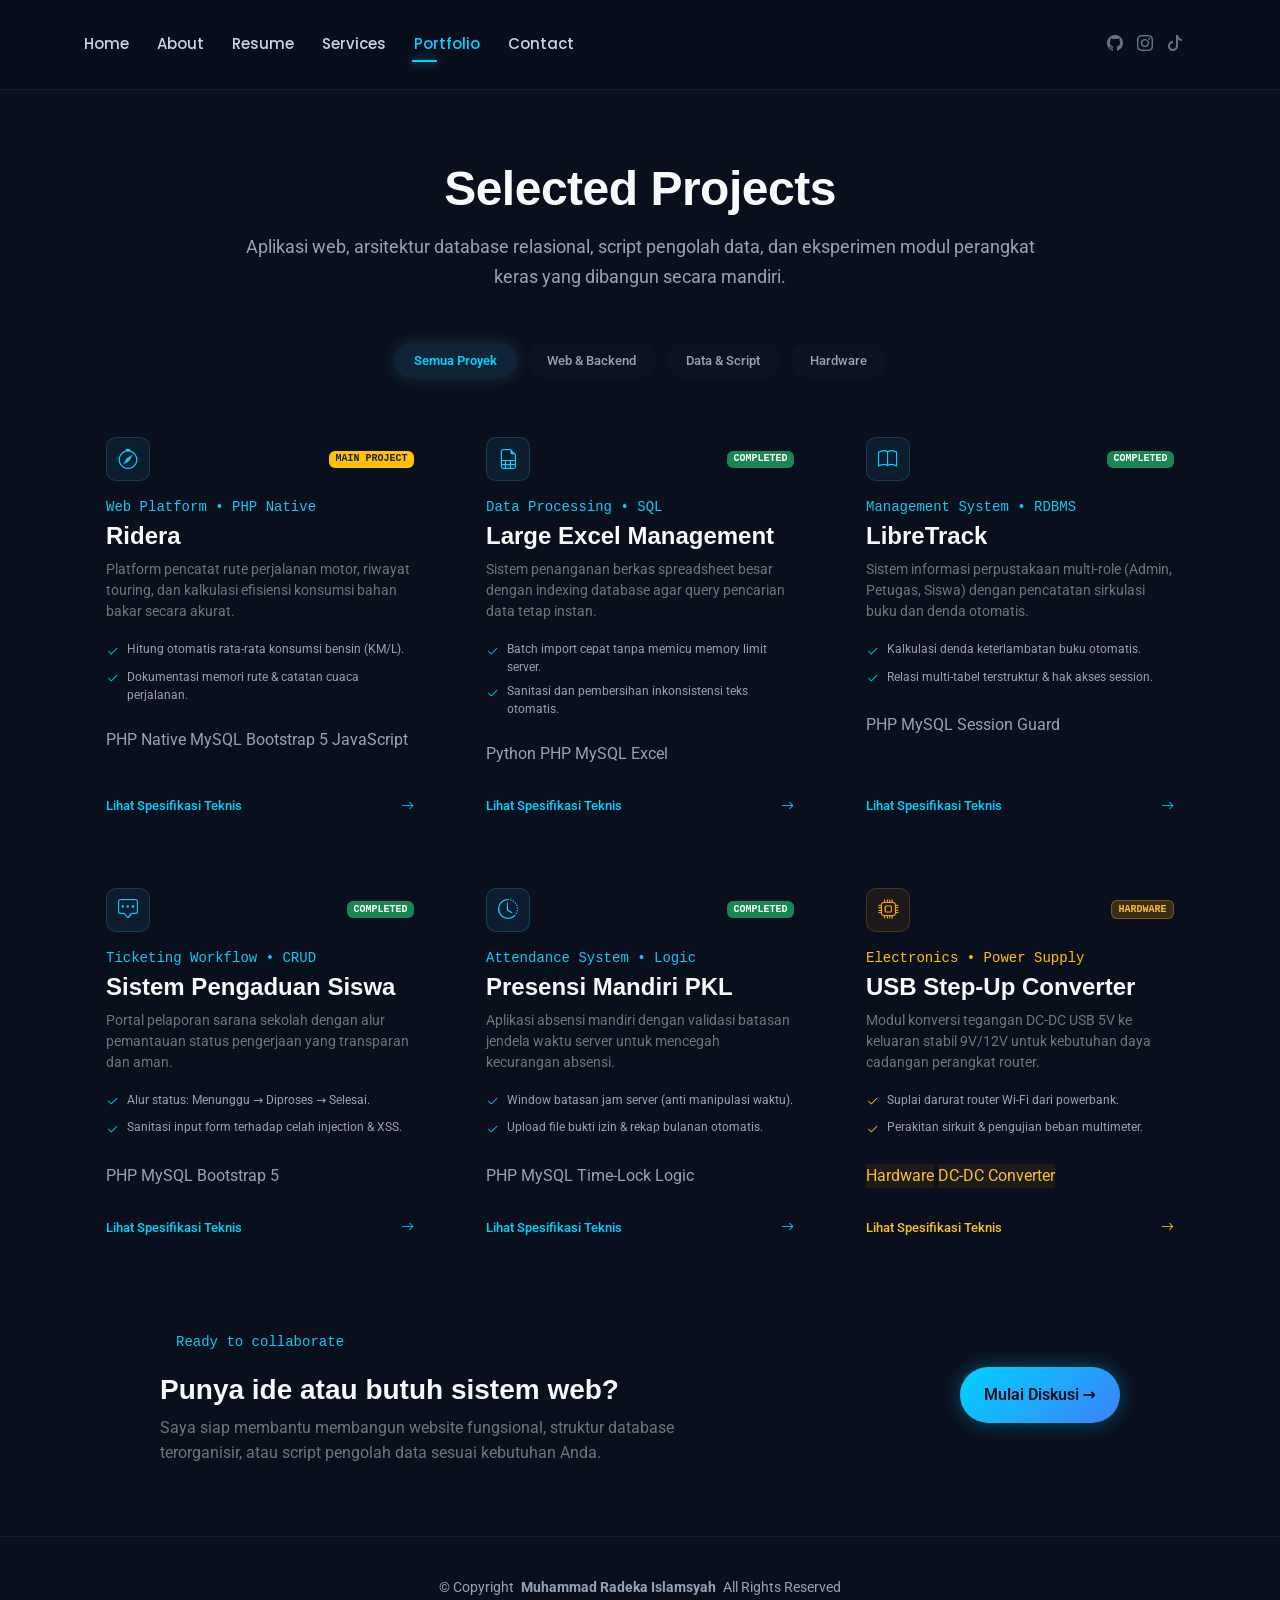
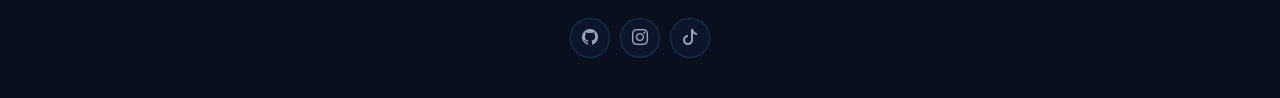
<file: portfolio.html>
<!DOCTYPE html>
<html lang="id">

<head>
  <meta charset="utf-8">
  <meta content="width=device-width, initial-scale=1.0" name="viewport">
  <title>Portfolio - Muhammad Radeka Islamsyah</title>
  <meta name="description" content="Koleksi proyek sistem web, database relasional, script pemrosesan data, dan hardware oleh Muhammad Radeka Islamsyah.">

  <!-- Favicons -->
  <link href="assets/img/favicon.png" rel="icon">
  <link href="assets/img/apple-touch-icon.png" rel="apple-touch-icon">

  <!-- Fonts -->
  <link href="https://fonts.googleapis.com" rel="preconnect">
  <link href="https://fonts.gstatic.com" rel="preconnect" crossorigin>
  <link href="https://fonts.googleapis.com/css2?family=Roboto:wght@300;400;500;700&family=Poppins:wght@400;500;600;700&family=JetBrains+Mono:wght@400;500&display=swap" rel="stylesheet">

  <!-- Vendor CSS Files -->
  <link href="assets/vendor/bootstrap/css/bootstrap.min.css" rel="stylesheet">
  <link href="assets/vendor/bootstrap-icons/bootstrap-icons.css" rel="stylesheet">
  <link href="assets/vendor/aos/aos.css" rel="stylesheet">
  <link href="assets/vendor/swiper/swiper-bundle.min.css" rel="stylesheet">
  <link href="assets/vendor/glightbox/css/glightbox.min.css" rel="stylesheet">

  <!-- Main CSS File -->
  <link href="assets/css/main.css" rel="stylesheet">

  <style>
    /* Filter Bar Minimalis */
    .filter-wrap {
      display: flex;
      flex-wrap: wrap;
      justify-content: center;
      gap: 10px;
      margin-bottom: 35px;
    }
    .filter-btn {
      background: rgba(14, 21, 38, 0.6);
      border: 1px solid var(--border-subtle);
      color: var(--default-color);
      padding: 8px 20px;
      border-radius: 50px;
      font-size: 13px;
      font-weight: 500;
      cursor: pointer;
      user-select: none;
      transition: all 0.3s cubic-bezier(0.34, 1.56, 0.64, 1);
    }
    .filter-btn:hover {
      border-color: var(--border-focus);
      color: #fff;
      transform: translateY(-2px);
    }
    .filter-btn.active {
      background: rgba(56, 189, 248, 0.12);
      border-color: var(--accent-color);
      color: var(--accent-color);
      font-weight: 600;
      box-shadow: 0 0 16px rgba(56, 189, 248, 0.18);
    }

    /* Repo Card Murni Tanpa Foto */
    .repo-card {
      background: var(--surface-card);
      border: 1px solid var(--border-subtle);
      border-radius: 14px;
      padding: 24px;
      height: 100%;
      display: flex;
      flex-direction: column;
      position: relative;
      transition: transform 0.45s cubic-bezier(0.34, 1.56, 0.64, 1), border-color 0.25s ease, box-shadow 0.25s ease !important;
    }
    .repo-card:hover {
      transform: translateY(-8px) scale(1.015) !important;
      border-color: var(--border-focus) !important;
      box-shadow: 0 14px 30px rgba(0, 0, 0, 0.5), 0 0 20px rgba(56, 189, 248, 0.1) !important;
    }
    .repo-card:active {
      transform: scale(0.97) translateY(-2px) !important;
      transition: transform 0.1s ease !important;
    }

    /* Icon Box Header */
    .repo-icon-box {
      width: 44px;
      height: 44px;
      border-radius: 10px;
      background: rgba(56, 189, 248, 0.08);
      border: 1px solid rgba(56, 189, 248, 0.2);
      display: inline-flex;
      align-items: center;
      justify-content: center;
      color: var(--accent-color);
      font-size: 1.25rem;
      transition: transform 0.4s cubic-bezier(0.34, 1.56, 0.64, 1);
    }
    .repo-card:hover .repo-icon-box {
      transform: translateY(-3px) scale(1.1);
      border-color: var(--accent-color);
      color: #fff;
    }

    .project-points {
      list-style: none;
      padding: 0;
      margin: 14px 0 18px 0;
    }
    .project-points li {
      font-size: 12px;
      color: #94a3b8;
      display: flex;
      align-items: flex-start;
      gap: 8px;
      margin-bottom: 6px;
      line-height: 1.5;
    }
    .project-points li i {
      color: var(--accent-color);
      font-size: 13px;
      margin-top: 2px;
    }

    .repo-action-btn {
      display: inline-flex;
      align-items: center;
      justify-content: space-between;
      color: var(--accent-color);
      font-size: 13px;
      font-weight: 500;
      padding-top: 14px;
      margin-top: auto;
      border-top: 1px solid var(--border-subtle);
      text-decoration: none;
      transition: color 0.2s ease;
    }
    .repo-action-btn i {
      transition: transform 0.35s cubic-bezier(0.34, 1.56, 0.64, 1);
    }
    .repo-action-btn:hover {
      color: #ffffff;
    }
    .repo-action-btn:hover i {
      transform: translateX(6px);
      color: var(--accent-color);
    }

    /* Filter Hide / Show Helper */
    .portfolio-grid-item {
      transition: all 0.4s ease;
    }
    .portfolio-grid-item.d-none-filter {
      display: none !important;
    }
  </style>
</head>

<body class="portfolio-page">

  <header id="header" class="header d-flex align-items-center light-background sticky-top">
    <div class="container position-relative d-flex align-items-center justify-content-between">

      <nav id="navmenu" class="navmenu">
        <ul>
          <li><a href="index.html">Home</a></li>
          <li><a href="about.html">About</a></li>
          <li><a href="resume.html">Resume</a></li>
          <li><a href="services.html">Services</a></li>
          <li><a href="portfolio.html" class="active">Portfolio</a></li>
          <li><a href="contact.html">Contact</a></li>
        </ul>
        <i class="mobile-nav-toggle d-xl-none bi bi-list"></i>
      </nav>

      <div class="header-social-links">
        <a href="#" target="_blank" title="GitHub"><i class="bi bi-github"></i></a>
        <a href="#" target="_blank" title="Instagram"><i class="bi bi-instagram"></i></a>
        <a href="#" target="_blank" title="TikTok"><i class="bi bi-tiktok"></i></a>
      </div>

    </div>
  </header>

  <main class="main">
    <section id="portfolio" class="portfolio section">
      
      <div class="container section-title" data-aos="fade-up">
        <h2>Selected Projects</h2>
        <p>Aplikasi web, arsitektur database relasional, script pengolah data, dan eksperimen modul perangkat keras yang dibangun secara mandiri.</p>
      </div>

      <div class="container" data-aos="fade-up" data-aos-delay="100">

        <!-- Filter Tab -->
        <div class="filter-wrap">
          <button class="filter-btn active" data-filter="all">Semua Proyek</button>
          <button class="filter-btn" data-filter="web">Web &amp; Backend</button>
          <button class="filter-btn" data-filter="data">Data &amp; Script</button>
          <button class="filter-btn" data-filter="hardware">Hardware</button>
        </div>

        <!-- Grid Proyek Tanpa Foto -->
        <div class="row g-4" id="portfolioContainer">

          <!-- 01 Ridera -->
          <div class="col-lg-4 col-md-6 portfolio-grid-item" data-category="web">
            <div class="repo-card">
              <div class="d-flex justify-content-between align-items-center mb-3">
                <div class="repo-icon-box"><i class="bi bi-compass"></i></div>
                <span class="badge bg-warning text-dark font-monospace fw-semibold" style="font-size: 10px;">MAIN PROJECT</span>
              </div>
              
              <small class="text-info font-monospace mb-1">Web Platform &bull; PHP Native</small>
              <h4 class="text-light fw-bold mb-2">Ridera</h4>
              <p class="text-secondary small mb-1">Platform pencatat rute perjalanan motor, riwayat touring, dan kalkulasi efisiensi konsumsi bahan bakar secara akurat.</p>
              
              <ul class="project-points">
                <li><i class="bi bi-check2"></i> Hitung otomatis rata-rata konsumsi bensin (KM/L).</li>
                <li><i class="bi bi-check2"></i> Dokumentasi memori rute &amp; catatan cuaca perjalanan.</li>
              </ul>

              <div class="d-flex flex-wrap gap-1 mb-3">
                <span class="tech-pill">PHP Native</span>
                <span class="tech-pill">MySQL</span>
                <span class="tech-pill">Bootstrap 5</span>
                <span class="tech-pill">JavaScript</span>
              </div>
              
              <a href="portfolio-details.html#project-01" class="repo-action-btn">
                <span>Lihat Spesifikasi Teknis</span> <i class="bi bi-arrow-right"></i>
              </a>
            </div>
          </div>

          <!-- 02 Large Excel Management -->
          <div class="col-lg-4 col-md-6 portfolio-grid-item" data-category="data">
            <div class="repo-card">
              <div class="d-flex justify-content-between align-items-center mb-3">
                <div class="repo-icon-box"><i class="bi bi-file-earmark-spreadsheet"></i></div>
                <span class="badge bg-success font-monospace" style="font-size: 10px;">COMPLETED</span>
              </div>
              
              <small class="text-info font-monospace mb-1">Data Processing &bull; SQL</small>
              <h4 class="text-light fw-bold mb-2">Large Excel Management</h4>
              <p class="text-secondary small mb-1">Sistem penanganan berkas spreadsheet besar dengan indexing database agar query pencarian data tetap instan.</p>
              
              <ul class="project-points">
                <li><i class="bi bi-check2"></i> Batch import cepat tanpa memicu memory limit server.</li>
                <li><i class="bi bi-check2"></i> Sanitasi dan pembersihan inkonsistensi teks otomatis.</li>
              </ul>

              <div class="d-flex flex-wrap gap-1 mb-3">
                <span class="tech-pill">Python</span>
                <span class="tech-pill">PHP</span>
                <span class="tech-pill">MySQL</span>
                <span class="tech-pill">Excel</span>
              </div>
              
              <a href="portfolio-details.html#project-02" class="repo-action-btn">
                <span>Lihat Spesifikasi Teknis</span> <i class="bi bi-arrow-right"></i>
              </a>
            </div>
          </div>

          <!-- 03 LibreTrack -->
          <div class="col-lg-4 col-md-6 portfolio-grid-item" data-category="web">
            <div class="repo-card">
              <div class="d-flex justify-content-between align-items-center mb-3">
                <div class="repo-icon-box"><i class="bi bi-book"></i></div>
                <span class="badge bg-success font-monospace" style="font-size: 10px;">COMPLETED</span>
              </div>
              
              <small class="text-info font-monospace mb-1">Management System &bull; RDBMS</small>
              <h4 class="text-light fw-bold mb-2">LibreTrack</h4>
              <p class="text-secondary small mb-1">Sistem informasi perpustakaan multi-role (Admin, Petugas, Siswa) dengan pencatatan sirkulasi buku dan denda otomatis.</p>
              
              <ul class="project-points">
                <li><i class="bi bi-check2"></i> Kalkulasi denda keterlambatan buku otomatis.</li>
                <li><i class="bi bi-check2"></i> Relasi multi-tabel terstruktur &amp; hak akses session.</li>
              </ul>

              <div class="d-flex flex-wrap gap-1 mb-3">
                <span class="tech-pill">PHP</span>
                <span class="tech-pill">MySQL</span>
                <span class="tech-pill">Session Guard</span>
              </div>
              
              <a href="portfolio-details.html#project-03" class="repo-action-btn">
                <span>Lihat Spesifikasi Teknis</span> <i class="bi bi-arrow-right"></i>
              </a>
            </div>
          </div>

          <!-- 04 Sistem Pengaduan Siswa -->
          <div class="col-lg-4 col-md-6 portfolio-grid-item" data-category="web">
            <div class="repo-card">
              <div class="d-flex justify-content-between align-items-center mb-3">
                <div class="repo-icon-box"><i class="bi bi-chat-square-dots"></i></div>
                <span class="badge bg-success font-monospace" style="font-size: 10px;">COMPLETED</span>
              </div>
              
              <small class="text-info font-monospace mb-1">Ticketing Workflow &bull; CRUD</small>
              <h4 class="text-light fw-bold mb-2">Sistem Pengaduan Siswa</h4>
              <p class="text-secondary small mb-1">Portal pelaporan sarana sekolah dengan alur pemantauan status pengerjaan yang transparan dan aman.</p>
              
              <ul class="project-points">
                <li><i class="bi bi-check2"></i> Alur status: Menunggu &rarr; Diproses &rarr; Selesai.</li>
                <li><i class="bi bi-check2"></i> Sanitasi input form terhadap celah injection &amp; XSS.</li>
              </ul>

              <div class="d-flex flex-wrap gap-1 mb-3">
                <span class="tech-pill">PHP</span>
                <span class="tech-pill">MySQL</span>
                <span class="tech-pill">Bootstrap 5</span>
              </div>
              
              <a href="portfolio-details.html#project-04" class="repo-action-btn">
                <span>Lihat Spesifikasi Teknis</span> <i class="bi bi-arrow-right"></i>
              </a>
            </div>
          </div>

          <!-- 05 Presensi Mandiri PKL -->
          <div class="col-lg-4 col-md-6 portfolio-grid-item" data-category="web">
            <div class="repo-card">
              <div class="d-flex justify-content-between align-items-center mb-3">
                <div class="repo-icon-box"><i class="bi bi-clock-history"></i></div>
                <span class="badge bg-success font-monospace" style="font-size: 10px;">COMPLETED</span>
              </div>
              
              <small class="text-info font-monospace mb-1">Attendance System &bull; Logic</small>
              <h4 class="text-light fw-bold mb-2">Presensi Mandiri PKL</h4>
              <p class="text-secondary small mb-1">Aplikasi absensi mandiri dengan validasi batasan jendela waktu server untuk mencegah kecurangan absensi.</p>
              
              <ul class="project-points">
                <li><i class="bi bi-check2"></i> Window batasan jam server (anti manipulasi waktu).</li>
                <li><i class="bi bi-check2"></i> Upload file bukti izin &amp; rekap bulanan otomatis.</li>
              </ul>

              <div class="d-flex flex-wrap gap-1 mb-3">
                <span class="tech-pill">PHP</span>
                <span class="tech-pill">MySQL</span>
                <span class="tech-pill">Time-Lock Logic</span>
              </div>
              
              <a href="portfolio-details.html#project-05" class="repo-action-btn">
                <span>Lihat Spesifikasi Teknis</span> <i class="bi bi-arrow-right"></i>
              </a>
            </div>
          </div>

          <!-- 06 USB Step-Up Converter -->
          <div class="col-lg-4 col-md-6 portfolio-grid-item" data-category="hardware">
            <div class="repo-card" style="border-color: rgba(245, 158, 11, 0.25);">
              <div class="d-flex justify-content-between align-items-center mb-3">
                <div class="repo-icon-box" style="background: rgba(245, 158, 11, 0.08); border-color: rgba(245, 158, 11, 0.2); color: #f59e0b;">
                  <i class="bi bi-cpu"></i>
                </div>
                <span class="badge font-monospace" style="background: rgba(245, 158, 11, 0.2); color: #fbbf24; border: 1px solid rgba(245, 158, 11, 0.4); font-size: 10px;">HARDWARE</span>
              </div>
              
              <small class="text-warning font-monospace mb-1">Electronics &bull; Power Supply</small>
              <h4 class="text-light fw-bold mb-2">USB Step-Up Converter</h4>
              <p class="text-secondary small mb-1">Modul konversi tegangan DC-DC USB 5V ke keluaran stabil 9V/12V untuk kebutuhan daya cadangan perangkat router.</p>
              
              <ul class="project-points">
                <li><i class="bi bi-check2" style="color:#fbbf24;"></i> Suplai darurat router Wi-Fi dari powerbank.</li>
                <li><i class="bi bi-check2" style="color:#fbbf24;"></i> Perakitan sirkuit &amp; pengujian beban multimeter.</li>
              </ul>

              <div class="d-flex flex-wrap gap-1 mb-3">
                <span class="tech-pill" style="color: #fbbf24; border-color: rgba(245, 158, 11, 0.3); background: rgba(245, 158, 11, 0.08);">Hardware</span>
                <span class="tech-pill" style="color: #fbbf24; border-color: rgba(245, 158, 11, 0.3); background: rgba(245, 158, 11, 0.08);">DC-DC Converter</span>
              </div>
              
              <a href="portfolio-details.html#project-06" class="repo-action-btn" style="color: #fbbf24;">
                <span>Lihat Spesifikasi Teknis</span> <i class="bi bi-arrow-right"></i>
              </a>
            </div>
          </div>

        </div>
      </div>

      <!-- Closing Banner -->
      <div class="container mt-5 pt-3" data-aos="fade-up" data-aos-delay="100">
        <div class="cta-banner-wrapper mx-auto" style="max-width: 960px;">
          <div class="row align-items-center gy-4">
            <div class="col-lg-8 text-center text-lg-start">
              <div class="status-pill px-3 py-1 rounded-pill mb-3">
                <span class="status-dot"></span>
                <span class="font-monospace small text-info">Ready to collaborate</span>
              </div>
              <h3 class="text-light fw-bold mb-2">Punya ide atau butuh sistem web?</h3>
              <p class="text-secondary mb-0" style="line-height: 1.6; max-width: 580px;">
                Saya siap membantu membangun website fungsional, struktur database terorganisir, atau script pengolah data sesuai kebutuhan Anda.
              </p>
            </div>
            <div class="col-lg-4 text-center text-lg-end">
              <a href="contact.html" class="btn btn-primary px-4 py-3 rounded-pill fw-semibold">
                Mulai Diskusi &rarr;
              </a>
            </div>
          </div>
        </div>
      </div>

    </section>
  </main>

  <footer id="footer" class="footer">
    <div class="container">
      <div class="copyright text-center">
        <p>© <span>Copyright</span> <strong class="px-1 sitename">Muhammad Radeka Islamsyah</strong> <span>All Rights Reserved</span></p>
      </div>
      <div class="social-links d-flex justify-content-center">
        <a href="#" target="_blank" title="GitHub"><i class="bi bi-github"></i></a>
        <a href="#" target="_blank" title="Instagram"><i class="bi bi-instagram"></i></a>
        <a href="#" target="_blank" title="TikTok"><i class="bi bi-tiktok"></i></a>
      </div>
    </div>
  </footer>

  <a href="#" id="scroll-top" class="scroll-top d-flex align-items-center justify-content-center"><i class="bi bi-arrow-up-short"></i></a>
  <div id="preloader"></div>

  <!-- Vendor JS Files -->
  <script src="assets/vendor/bootstrap/js/bootstrap.bundle.min.js"></script>
  <script src="assets/vendor/aos/aos.js"></script>
  <script src="assets/vendor/swiper/swiper-bundle.min.js"></script>
  <script src="assets/vendor/glightbox/js/glightbox.min.js"></script>

  <!-- Main JS File -->
  <script src="assets/js/main.js"></script>

  <!-- Script Filter Instan -->
  <script>
    document.addEventListener("DOMContentLoaded", function () {
      const filterBtns = document.querySelectorAll(".filter-btn");
      const items = document.querySelectorAll(".portfolio-grid-item");

      filterBtns.forEach(function (btn) {
        btn.addEventListener("click", function () {
          filterBtns.forEach(b => b.classList.remove("active"));
          this.classList.add("active");

          const filterVal = this.getAttribute("data-filter");

          items.forEach(function (item) {
            if (filterVal === "all" || item.getAttribute("data-category") === filterVal) {
              item.classList.remove("d-none-filter");
            } else {
              item.classList.add("d-none-filter");
            }
          });
        });
      });
    });
  </script>
</body>
</html>
</file>
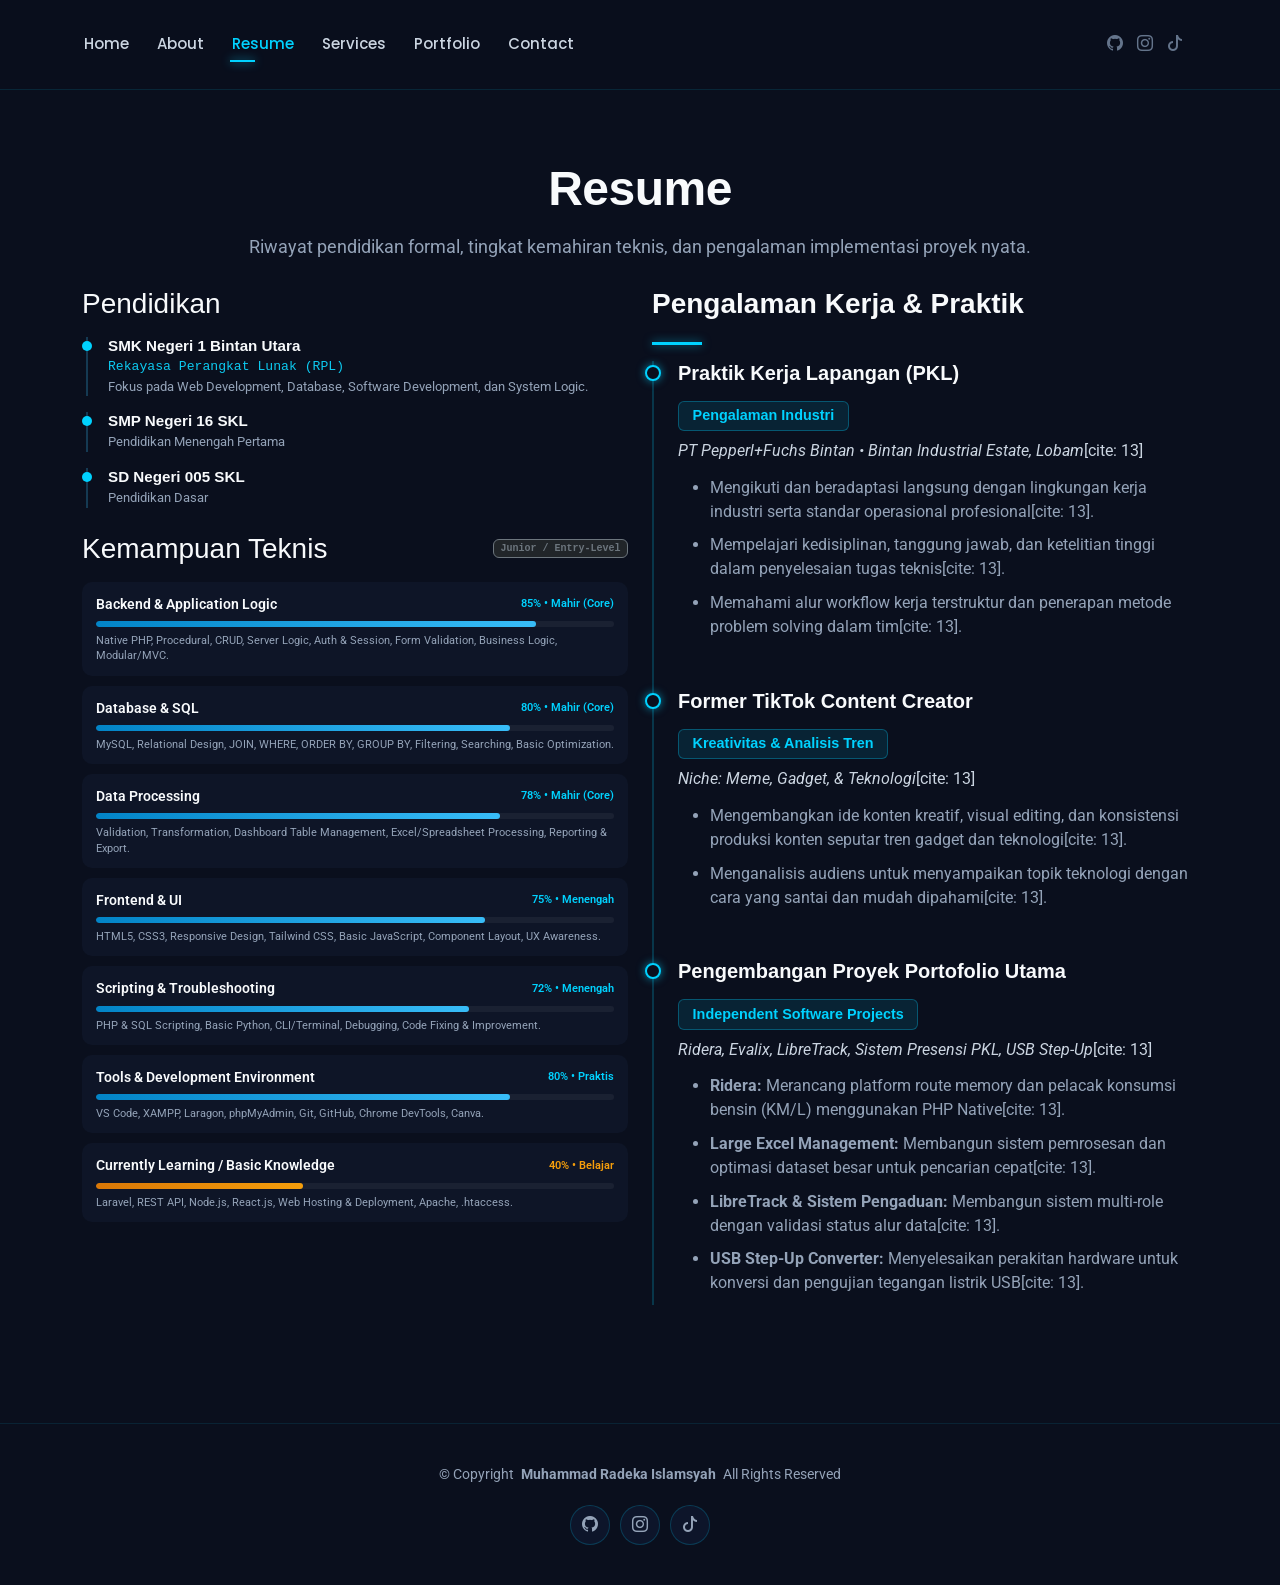
<file: resume.html>
<!DOCTYPE html>
<html lang="id">

<head>
  <meta charset="utf-8">
  <meta content="width=device-width, initial-scale=1.0" name="viewport">
  <title>Resume - Muhammad Radeka Islamsyah</title>
  <meta name="description" content="Riwayat pendidikan, keahlian teknis web development, dan pengalaman industri Muhammad Radeka Islamsyah.">

  <!-- Favicons -->
  <link href="assets/img/favicon.png" rel="icon">
  <link href="assets/img/apple-touch-icon.png" rel="apple-touch-icon">

  <!-- Fonts -->
  <link href="https://fonts.googleapis.com" rel="preconnect">
  <link href="https://fonts.gstatic.com" rel="preconnect" crossorigin>
  <link href="https://fonts.googleapis.com/css2?family=Roboto:wght@300;400;500;700&family=Poppins:wght@400;500;600;700&family=JetBrains+Mono:wght@400;500&display=swap" rel="stylesheet">

  <!-- Vendor CSS Files -->
  <link href="assets/vendor/bootstrap/css/bootstrap.min.css" rel="stylesheet">
  <link href="assets/vendor/bootstrap-icons/bootstrap-icons.css" rel="stylesheet">
  <link href="assets/vendor/aos/aos.css" rel="stylesheet">
  <link href="assets/vendor/swiper/swiper-bundle.min.css" rel="stylesheet">
  <link href="assets/vendor/glightbox/css/glightbox.min.css" rel="stylesheet">

  <!-- Main CSS File -->
  <link href="assets/css/main.css" rel="stylesheet">

  <style>
    /* Styling Ringkas & Padat (Anti-Molor ke Bawah) */
    .compact-edu-item {
      position: relative;
      padding-left: 20px;
      margin-bottom: 16px;
      border-left: 2px solid rgba(56, 189, 248, 0.25);
    }
    .compact-edu-item::before {
      content: "";
      position: absolute;
      left: -6px;
      top: 4px;
      width: 10px;
      height: 10px;
      border-radius: 50%;
      background: var(--accent-color);
    }
    .compact-edu-item h4 {
      font-size: 0.95rem;
      font-weight: 600;
      color: var(--heading-color);
      margin-bottom: 2px;
    }
    .compact-edu-item p {
      font-size: 0.82rem;
      color: var(--default-color);
      margin: 0;
      line-height: 1.5;
    }

    /* Compact Skill Item */
    .compact-skill {
      background: rgba(17, 26, 46, 0.6);
      border: 1px solid var(--border-subtle);
      border-radius: 10px;
      padding: 12px 14px;
      margin-bottom: 10px;
      transition: border-color 0.2s ease;
    }
    .compact-skill:hover {
      border-color: var(--border-focus);
    }
    .compact-skill-header {
      display: flex;
      justify-content: space-between;
      align-items: center;
      margin-bottom: 6px;
    }
    .compact-skill-title {
      font-size: 0.88rem;
      font-weight: 600;
      color: var(--heading-color);
    }
    .compact-skill-pct {
      font-family: var(--mono-font);
      font-size: 11px;
      font-weight: 600;
      color: var(--accent-color);
    }
    .compact-progress {
      height: 6px;
      background: rgba(255, 255, 255, 0.05);
      border-radius: 10px;
      overflow: hidden;
      margin-bottom: 6px;
    }
    .compact-progress-bar {
      height: 100%;
      border-radius: 10px;
      background: linear-gradient(90deg, #0284c7, #38bdf8);
    }
    .compact-progress-bar.learning {
      background: linear-gradient(90deg, #d97706, #f59e0b);
    }
    .compact-skill-desc {
      font-size: 11px;
      color: var(--muted-color);
      line-height: 1.4;
      margin: 0;
    }
  </style>
</head>

<body class="resume-page">

  <header id="header" class="header d-flex align-items-center light-background sticky-top">
    <div class="container position-relative d-flex align-items-center justify-content-between">
      <a href="index.html" class="logo d-flex align-items-center me-auto me-xl-0">
        <h1 class="sitename">&lt;Radeka/&gt;</h1> 
      </a>
      <nav id="navmenu" class="navmenu">
        <ul>
          <li><a href="index.html">Home</a></li>
          <li><a href="about.html">About</a></li>
          <li><a href="resume.html" class="active">Resume</a></li>
          <li><a href="services.html">Services</a></li>
          <li><a href="portfolio.html">Portfolio</a></li>
          <li><a href="contact.html">Contact</a></li>
        </ul>
        <i class="mobile-nav-toggle d-xl-none bi bi-list"></i>
      </nav>
      <div class="header-social-links">
        <a href="#" target="_blank" title="GitHub"><i class="bi bi-github"></i></a>
        <a href="#" target="_blank" title="Instagram"><i class="bi bi-instagram"></i></a>
        <a href="#" target="_blank" title="TikTok"><i class="bi bi-tiktok"></i></a>
      </div>
    </div>
  </header>

  <main class="main">
    <section id="resume" class="resume section">
      <div class="container section-title pb-4" data-aos="fade-up">
        <h2>Resume</h2>
        <p>Riwayat pendidikan formal, tingkat kemahiran teknis, dan pengalaman implementasi proyek nyata.</p>
      </div>

      <div class="container" data-aos="fade-up" data-aos-delay="100">
        <div class="row gy-4">
          
          <!-- LEFT COLUMN: Education & Compact Skills -->
          <div class="col-lg-6">
            
            <!-- PENDIDIKAN (COMPACT) -->
            <div class="mb-4" data-aos="fade-up">
              <h3 class="resume-title mb-3">Pendidikan</h3>
              <div class="ps-1">
                <div class="compact-edu-item">
                  <h4>SMK Negeri 1 Bintan Utara</h4>
                  <p class="text-info font-monospace small">Rekayasa Perangkat Lunak (RPL)</p>
                  <p>Fokus pada Web Development, Database, Software Development, dan System Logic.</p>
                </div>
                <div class="compact-edu-item">
                  <h4>SMP Negeri 16 SKL</h4>
                  <p>Pendidikan Menengah Pertama</p>
                </div>
                <div class="compact-edu-item mb-0">
                  <h4>SD Negeri 005 SKL</h4>
                  <p>Pendidikan Dasar</p>
                </div>
              </div>
            </div>

            <!-- KEMAMPUAN TEKNIS (COMPACT PROFICIENCY BARS) -->
            <div data-aos="fade-up">
              <div class="d-flex justify-content-between align-items-center mb-3">
                <h3 class="resume-title m-0 p-0 border-0">Kemampuan Teknis</h3>
                <span class="badge bg-dark border border-secondary text-secondary font-monospace" style="font-size: 10px;">Junior / Entry-Level</span>
              </div>

              <!-- 1. Backend & Application Logic -->
              <div class="compact-skill">
                <div class="compact-skill-header">
                  <span class="compact-skill-title">Backend &amp; Application Logic</span>
                  <span class="compact-skill-pct">85% &bull; Mahir (Core)</span>
                </div>
                <div class="compact-progress">
                  <div class="compact-progress-bar" style="width: 85%;"></div>
                </div>
                <p class="compact-skill-desc">Native PHP, Procedural, CRUD, Server Logic, Auth &amp; Session, Form Validation, Business Logic, Modular/MVC.</p>
              </div>

              <!-- 2. Database & SQL -->
              <div class="compact-skill">
                <div class="compact-skill-header">
                  <span class="compact-skill-title">Database &amp; SQL</span>
                  <span class="compact-skill-pct">80% &bull; Mahir (Core)</span>
                </div>
                <div class="compact-progress">
                  <div class="compact-progress-bar" style="width: 80%;"></div>
                </div>
                <p class="compact-skill-desc">MySQL, Relational Design, JOIN, WHERE, ORDER BY, GROUP BY, Filtering, Searching, Basic Optimization.</p>
              </div>

              <!-- 3. Data Processing -->
              <div class="compact-skill">
                <div class="compact-skill-header">
                  <span class="compact-skill-title">Data Processing</span>
                  <span class="compact-skill-pct">78% &bull; Mahir (Core)</span>
                </div>
                <div class="compact-progress">
                  <div class="compact-progress-bar" style="width: 78%;"></div>
                </div>
                <p class="compact-skill-desc">Validation, Transformation, Dashboard Table Management, Excel/Spreadsheet Processing, Reporting &amp; Export.</p>
              </div>

              <!-- 4. Frontend & UI -->
              <div class="compact-skill">
                <div class="compact-skill-header">
                  <span class="compact-skill-title">Frontend &amp; UI</span>
                  <span class="compact-skill-pct">75% &bull; Menengah</span>
                </div>
                <div class="compact-progress">
                  <div class="compact-progress-bar" style="width: 75%;"></div>
                </div>
                <p class="compact-skill-desc">HTML5, CSS3, Responsive Design, Tailwind CSS, Basic JavaScript, Component Layout, UX Awareness.</p>
              </div>

              <!-- 5. Scripting & Troubleshooting -->
              <div class="compact-skill">
                <div class="compact-skill-header">
                  <span class="compact-skill-title">Scripting &amp; Troubleshooting</span>
                  <span class="compact-skill-pct">72% &bull; Menengah</span>
                </div>
                <div class="compact-progress">
                  <div class="compact-progress-bar" style="width: 72%;"></div>
                </div>
                <p class="compact-skill-desc">PHP &amp; SQL Scripting, Basic Python, CLI/Terminal, Debugging, Code Fixing &amp; Improvement.</p>
              </div>

              <!-- 6. Tools & Environment -->
              <div class="compact-skill">
                <div class="compact-skill-header">
                  <span class="compact-skill-title">Tools &amp; Development Environment</span>
                  <span class="compact-skill-pct">80% &bull; Praktis</span>
                </div>
                <div class="compact-progress">
                  <div class="compact-progress-bar" style="width: 80%;"></div>
                </div>
                <p class="compact-skill-desc">VS Code, XAMPP, Laragon, phpMyAdmin, Git, GitHub, Chrome DevTools, Canva.</p>
              </div>

              <!-- 7. Currently Learning -->
              <div class="compact-skill" style="border-color: rgba(245, 158, 11, 0.25);">
                <div class="compact-skill-header">
                  <span class="compact-skill-title">Currently Learning / Basic Knowledge</span>
                  <span class="compact-skill-pct" style="color: #f59e0b;">40% &bull; Belajar</span>
                </div>
                <div class="compact-progress">
                  <div class="compact-progress-bar learning" style="width: 40%;"></div>
                </div>
                <p class="compact-skill-desc">Laravel, REST API, Node.js, React.js, Web Hosting &amp; Deployment, Apache, .htaccess.</p>
              </div>
            </div>

          </div>

          <!-- RIGHT COLUMN: Experience Section (Preserved) -->
          <div class="col-lg-6">
            <div class="resume-item" data-aos="fade-up" data-aos-delay="100">
              <h3 class="resume-title mb-3">Pengalaman Kerja &amp; Praktik</h3>
              <div class="resume-content">
                
                <article class="experience-item">
                  <h4>Praktik Kerja Lapangan (PKL)</h4>
                  <h5>Pengalaman Industri</h5>
                  <p class="company"><em>PT Pepperl+Fuchs Bintan &bull; Bintan Industrial Estate, Lobam</em>[cite: 13]</p>
                  <ul>
                    <li>Mengikuti dan beradaptasi langsung dengan lingkungan kerja industri serta standar operasional profesional[cite: 13].</li>
                    <li>Mempelajari kedisiplinan, tanggung jawab, dan ketelitian tinggi dalam penyelesaian tugas teknis[cite: 13].</li>
                    <li>Memahami alur workflow kerja terstruktur dan penerapan metode problem solving dalam tim[cite: 13].</li>
                  </ul>
                </article>

                <article class="experience-item">
                  <h4>Former TikTok Content Creator</h4>
                  <h5>Kreativitas &amp; Analisis Tren</h5>
                  <p class="company"><em>Niche: Meme, Gadget, &amp; Teknologi</em>[cite: 13]</p>
                  <ul>
                    <li>Mengembangkan ide konten kreatif, visual editing, dan konsistensi produksi konten seputar tren gadget dan teknologi[cite: 13].</li>
                    <li>Menganalisis audiens untuk menyampaikan topik teknologi dengan cara yang santai dan mudah dipahami[cite: 13].</li>
                  </ul>
                </article>

                <article class="experience-item">
                  <h4>Pengembangan Proyek Portofolio Utama</h4>
                  <h5>Independent Software Projects</h5>
                  <p class="company"><em>Ridera, Evalix, LibreTrack, Sistem Presensi PKL, USB Step-Up</em>[cite: 13]</p>
                  <ul>
                    <li><strong>Ridera:</strong> Merancang platform route memory dan pelacak konsumsi bensin (KM/L) menggunakan PHP Native[cite: 13].</li>
                    <li><strong>Large Excel Management:</strong> Membangun sistem pemrosesan dan optimasi dataset besar untuk pencarian cepat[cite: 13].</li>
                    <li><strong>LibreTrack &amp; Sistem Pengaduan:</strong> Membangun sistem multi-role dengan validasi status alur data[cite: 13].</li>
                    <li><strong>USB Step-Up Converter:</strong> Menyelesaikan perakitan hardware untuk konversi dan pengujian tegangan listrik USB[cite: 13].</li>
                  </ul>
                </article>

              </div>
            </div>
          </div>

        </div>
      </div>
    </section>
  </main>

  <footer id="footer" class="footer">
    <div class="container">
      <div class="copyright text-center">
        <p>© <span>Copyright</span> <strong class="px-1 sitename">Muhammad Radeka Islamsyah</strong> <span>All Rights Reserved</span></p>
      </div>
      <div class="social-links d-flex justify-content-center">
        <a href="#" target="_blank" title="GitHub"><i class="bi bi-github"></i></a>
        <a href="#" target="_blank" title="Instagram"><i class="bi bi-instagram"></i></a>
        <a href="#" target="_blank" title="TikTok"><i class="bi bi-tiktok"></i></a>
      </div>
    </div>
  </footer>

  <a href="#" id="scroll-top" class="scroll-top d-flex align-items-center justify-content-center"><i class="bi bi-arrow-up-short"></i></a>
  <div id="preloader"></div>

  <!-- Vendor JS Files -->
  <script src="assets/vendor/bootstrap/js/bootstrap.bundle.min.js"></script>
  <script src="assets/vendor/aos/aos.js"></script>
  <script src="assets/vendor/swiper/swiper-bundle.min.js"></script>
  <script src="assets/vendor/glightbox/js/glightbox.min.js"></script>

  <!-- Main JS File -->
  <script src="assets/js/main.js"></script>
</body>
</html>
</file>
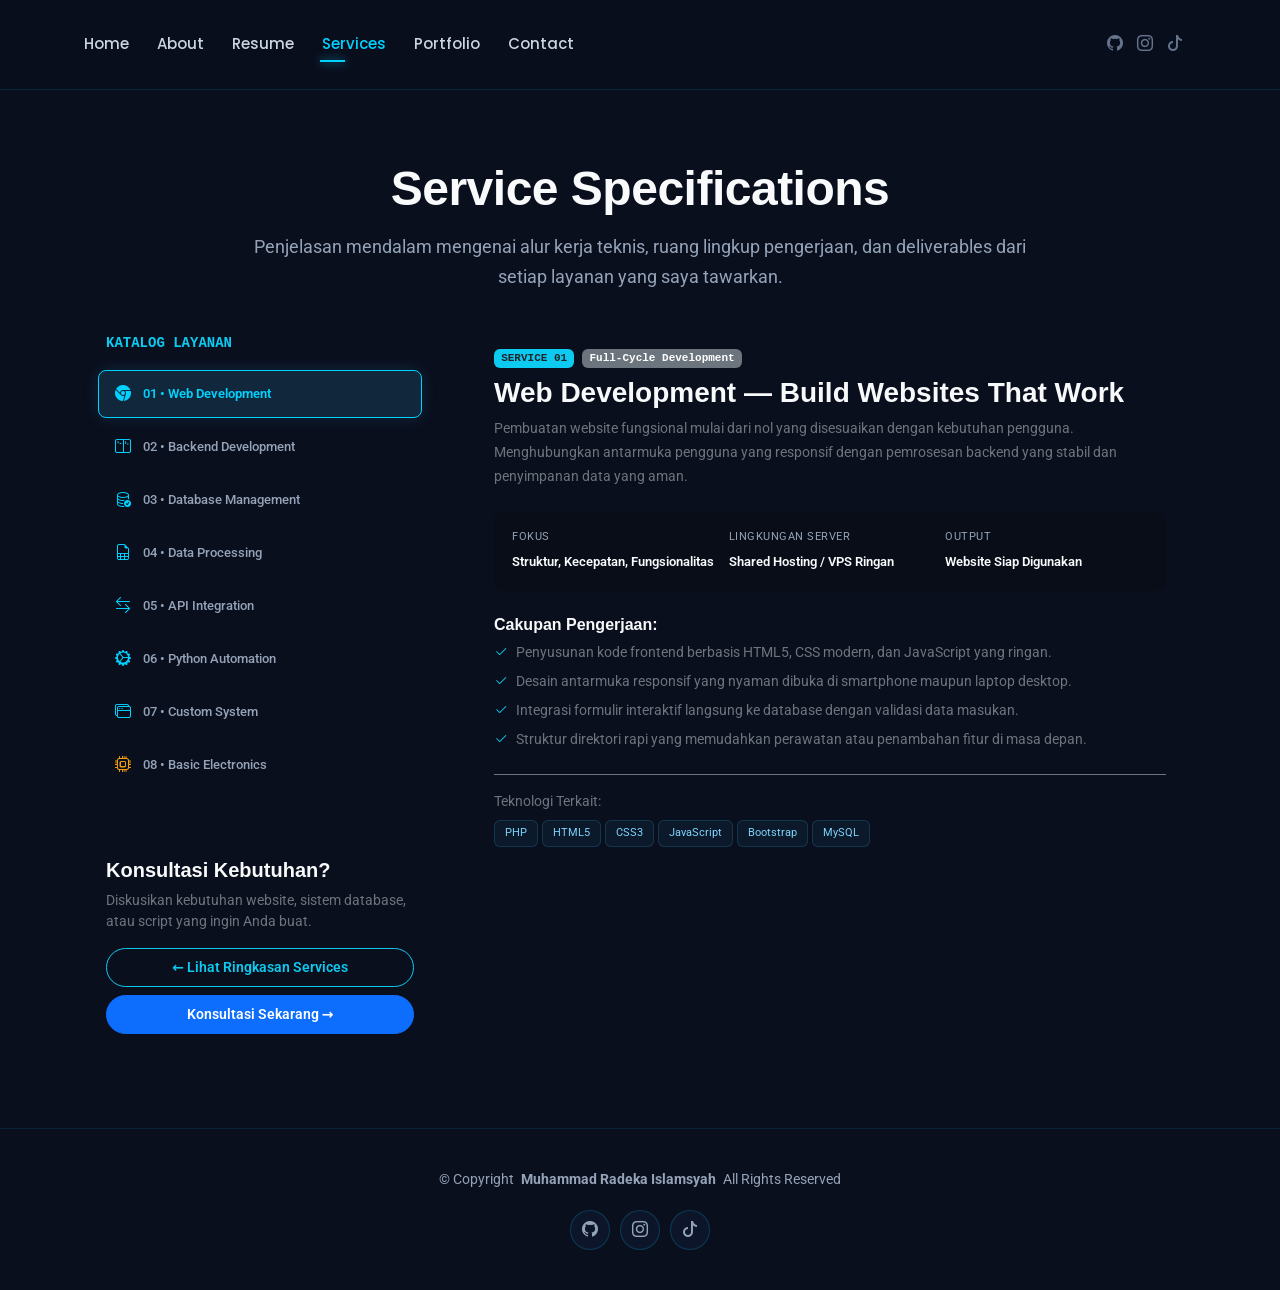
<file: service-details.html>
<!DOCTYPE html>
<html lang="id">

<head>
  <meta charset="utf-8">
  <meta content="width=device-width, initial-scale=1.0" name="viewport">
  <title>Service Details - Muhammad Radeka Islamsyah</title>
  <meta name="description" content="Detail teknis dan ruang lingkup layanan pengembangan web, database, dan pemrosesan data oleh Muhammad Radeka Islamsyah.">

  <!-- Favicons -->
  <link href="assets/img/favicon.png" rel="icon">
  <link href="assets/img/apple-touch-icon.png" rel="apple-touch-icon">

  <!-- Fonts -->
  <link href="https://fonts.googleapis.com" rel="preconnect">
  <link href="https://fonts.gstatic.com" rel="preconnect" crossorigin>
  <link href="https://fonts.googleapis.com/css2?family=Roboto:wght@300;400;500;700&family=Poppins:wght@400;500;600;700&family=JetBrains+Mono:wght@400;500&display=swap" rel="stylesheet">

  <!-- Vendor CSS Files -->
  <link href="assets/vendor/bootstrap/css/bootstrap.min.css" rel="stylesheet">
  <link href="assets/vendor/bootstrap-icons/bootstrap-icons.css" rel="stylesheet">
  <link href="assets/vendor/aos/aos.css" rel="stylesheet">
  <link href="assets/vendor/swiper/swiper-bundle.min.css" rel="stylesheet">
  <link href="assets/vendor/glightbox/css/glightbox.min.css" rel="stylesheet">

  <!-- Main CSS File -->
  <link href="assets/css/main.css" rel="stylesheet">

  <style>
    /* Sidebar List Navigasi Layanan */
    .services-nav-box {
      background: var(--surface-card);
      border: 1px solid var(--border-subtle);
      border-radius: 14px;
      padding: 16px;
      margin-bottom: 24px;
    }
    .service-nav-item {
      display: flex;
      align-items: center;
      gap: 12px;
      padding: 11px 16px;
      border-radius: 8px;
      color: #94a3b8;
      font-size: 13px;
      font-weight: 500;
      text-decoration: none;
      transition: all 0.25s ease;
      margin-bottom: 5px;
      border: 1px solid transparent;
      cursor: pointer;
    }
    .service-nav-item i {
      font-size: 16px;
      color: var(--accent-color);
    }
    .service-nav-item:hover {
      background: rgba(56, 189, 248, 0.08);
      color: #ffffff;
      border-color: rgba(56, 189, 248, 0.2);
    }
    .service-nav-item.active {
      background: rgba(56, 189, 248, 0.14);
      color: var(--accent-color);
      border-color: var(--accent-color);
      font-weight: 600;
      box-shadow: 0 0 15px rgba(56, 189, 248, 0.15);
    }

    /* Container Detail Pane (Tanpa Foto - Langsung Header Spesifikasi) */
    .service-detail-pane {
      background: var(--surface-card);
      border: 1px solid var(--border-subtle);
      border-radius: 14px;
      padding: 32px;
      margin-bottom: 24px;
    }

    /* Info Specs Table */
    .spec-grid {
      display: grid;
      grid-template-columns: repeat(auto-fit, minmax(180px, 1fr));
      gap: 14px;
      background: rgba(8, 12, 20, 0.55);
      border: 1px solid var(--border-subtle);
      border-radius: 10px;
      padding: 18px;
      margin: 22px 0;
    }
    .spec-item small {
      display: block;
      color: var(--muted-color);
      font-size: 11px;
      text-transform: uppercase;
      font-family: var(--mono-font);
      letter-spacing: 0.5px;
      margin-bottom: 4px;
    }
    .spec-item span {
      color: #f8fafc;
      font-size: 13px;
      font-weight: 600;
    }

    .tech-pill {
      font-family: var(--mono-font);
      font-size: 11px;
      padding: 4px 10px;
      border-radius: 6px;
      background: rgba(56, 189, 248, 0.06);
      color: #7dd3fc;
      border: 1px solid rgba(56, 189, 248, 0.18);
      display: inline-block;
      white-space: nowrap;
    }

    .sidebar-widget {
      background: var(--surface-card);
      border: 1px solid var(--border-subtle);
      border-radius: 14px;
      padding: 24px;
    }
  </style>
</head>

<body class="service-details-page">

  <header id="header" class="header d-flex align-items-center light-background sticky-top">
    <div class="container position-relative d-flex align-items-center justify-content-between">

      <nav id="navmenu" class="navmenu">
        <ul>
          <li><a href="index.html">Home</a></li>
          <li><a href="about.html">About</a></li>
          <li><a href="resume.html">Resume</a></li>
          <li><a href="services.html" class="active">Services</a></li>
          <li><a href="portfolio.html">Portfolio</a></li>
          <li><a href="contact.html">Contact</a></li>
        </ul>
        <i class="mobile-nav-toggle d-xl-none bi bi-list"></i>
      </nav>

      <div class="header-social-links">
        <a href="#" target="_blank" title="GitHub"><i class="bi bi-github"></i></a>
        <a href="#" target="_blank" title="Instagram"><i class="bi bi-instagram"></i></a>
        <a href="#" target="_blank" title="TikTok"><i class="bi bi-tiktok"></i></a>
      </div>

    </div>
  </header>

  <main class="main">
    <section id="service-details" class="service-details section">
      
      <div class="container section-title pb-4" data-aos="fade-up">
        <h2>Service Specifications</h2>
        <p>Penjelasan mendalam mengenai alur kerja teknis, ruang lingkup pengerjaan, dan deliverables dari setiap layanan yang saya tawarkan.</p>
      </div>

      <div class="container" data-aos="fade-up" data-aos-delay="100">
        <div class="row gy-4">

          <!-- Kolom Kiri: Navigasi 8 Tab Layanan -->
          <div class="col-lg-4" data-aos="fade-right">
            
            <div class="services-nav-box">
              <div class="small text-info font-monospace text-uppercase fw-semibold mb-3 px-2">Katalog Layanan</div>
              
              <div class="nav flex-column nav-pills" id="v-services-tab" role="tablist">
                <a class="service-nav-item active" id="tab-service-01-link" data-bs-toggle="pill" href="#tab-service-01" role="tab">
                  <i class="bi bi-browser-chrome"></i> <span>01 &bull; Web Development</span>
                </a>
                <a class="service-nav-item" id="tab-service-02-link" data-bs-toggle="pill" href="#tab-service-02" role="tab">
                  <i class="bi bi-terminal-split"></i> <span>02 &bull; Backend Development</span>
                </a>
                <a class="service-nav-item" id="tab-service-03-link" data-bs-toggle="pill" href="#tab-service-03" role="tab">
                  <i class="bi bi-database-check"></i> <span>03 &bull; Database Management</span>
                </a>
                <a class="service-nav-item" id="tab-service-04-link" data-bs-toggle="pill" href="#tab-service-04" role="tab">
                  <i class="bi bi-file-earmark-spreadsheet"></i> <span>04 &bull; Data Processing</span>
                </a>
                <a class="service-nav-item" id="tab-service-05-link" data-bs-toggle="pill" href="#tab-service-05" role="tab">
                  <i class="bi bi-arrow-left-right"></i> <span>05 &bull; API Integration</span>
                </a>
                <a class="service-nav-item" id="tab-service-06-link" data-bs-toggle="pill" href="#tab-service-06" role="tab">
                  <i class="bi bi-gear-wide-connected"></i> <span>06 &bull; Python Automation</span>
                </a>
                <a class="service-nav-item" id="tab-service-07-link" data-bs-toggle="pill" href="#tab-service-07" role="tab">
                  <i class="bi bi-window-stack"></i> <span>07 &bull; Custom System</span>
                </a>
                <a class="service-nav-item" id="tab-service-08-link" data-bs-toggle="pill" href="#tab-service-08" role="tab">
                  <i class="bi bi-cpu" style="color:#f59e0b;"></i> <span>08 &bull; Basic Electronics</span>
                </a>
              </div>
            </div>

            <!-- Widget Kontak / Tanya Jawab -->
            <div class="sidebar-widget">
              <h5 class="text-light fw-bold mb-2">Konsultasi Kebutuhan?</h5>
              <p class="small text-secondary mb-3">Diskusikan kebutuhan website, sistem database, atau script yang ingin Anda buat.</p>
              <div class="d-flex flex-column gap-2">
                <a href="services.html" class="btn btn-outline-info btn-sm rounded-pill fw-semibold py-2">
                  &larr; Lihat Ringkasan Services
                </a>
                <a href="contact.html" class="btn btn-primary btn-sm rounded-pill fw-semibold py-2">
                  Konsultasi Sekarang &rarr;
                </a>
              </div>
            </div>

          </div>

          <!-- Kolom Kanan: Detail Teknis Tiap Layanan (Tanpa Foto) -->
          <div class="col-lg-8" data-aos="fade-left">
            <div class="tab-content" id="v-services-tabContent">
              
              <!-- TAB 01: Web Development -->
              <div class="tab-pane fade show active" id="tab-service-01" role="tabpanel">
                <div class="service-detail-pane">
                  <div class="d-flex align-items-center gap-2 mb-2">
                    <span class="badge bg-info text-dark font-monospace fw-bold" style="font-size: 11px;">SERVICE 01</span>
                    <span class="badge bg-secondary font-monospace" style="font-size: 11px;">Full-Cycle Development</span>
                  </div>
                  <h3 class="text-light fw-bold mb-2">Web Development &mdash; Build Websites That Work</h3>
                  <p class="text-secondary small" style="line-height: 1.7;">
                    Pembuatan website fungsional mulai dari nol yang disesuaikan dengan kebutuhan pengguna. Menghubungkan antarmuka pengguna yang responsif dengan pemrosesan backend yang stabil dan penyimpanan data yang aman.
                  </p>

                  <div class="spec-grid">
                    <div class="spec-item">
                      <small>Fokus</small>
                      <span>Struktur, Kecepatan, Fungsionalitas</span>
                    </div>
                    <div class="spec-item">
                      <small>Lingkungan Server</small>
                      <span>Shared Hosting / VPS Ringan</span>
                    </div>
                    <div class="spec-item">
                      <small>Output</small>
                      <span>Website Siap Digunakan</span>
                    </div>
                  </div>

                  <h6 class="text-light fw-semibold mt-4 mb-2">Cakupan Pengerjaan:</h6>
                  <ul class="list-unstyled text-secondary small mb-4">
                    <li class="mb-2"><i class="bi bi-check2 text-info me-2"></i>Penyusunan kode frontend berbasis HTML5, CSS modern, dan JavaScript yang ringan.</li>
                    <li class="mb-2"><i class="bi bi-check2 text-info me-2"></i>Desain antarmuka responsif yang nyaman dibuka di smartphone maupun laptop desktop.</li>
                    <li class="mb-2"><i class="bi bi-check2 text-info me-2"></i>Integrasi formulir interaktif langsung ke database dengan validasi data masukan.</li>
                    <li class="mb-0"><i class="bi bi-check2 text-info me-2"></i>Struktur direktori rapi yang memudahkan perawatan atau penambahan fitur di masa depan.</li>
                  </ul>

                  <div class="pt-3 border-top border-secondary">
                    <span class="small text-secondary d-block mb-2">Teknologi Terkait:</span>
                    <div class="d-flex flex-wrap gap-1">
                      <span class="tech-pill">PHP</span>
                      <span class="tech-pill">HTML5</span>
                      <span class="tech-pill">CSS3</span>
                      <span class="tech-pill">JavaScript</span>
                      <span class="tech-pill">Bootstrap</span>
                      <span class="tech-pill">MySQL</span>
                    </div>
                  </div>
                </div>
              </div>

              <!-- TAB 02: Backend Development -->
              <div class="tab-pane fade" id="tab-service-02" role="tabpanel">
                <div class="service-detail-pane">
                  <div class="d-flex align-items-center gap-2 mb-2">
                    <span class="badge bg-info text-dark font-monospace fw-bold" style="font-size: 11px;">SERVICE 02</span>
                    <span class="badge bg-secondary font-monospace" style="font-size: 11px;">Logic &amp; Data Pipeline</span>
                  </div>
                  <h3 class="text-light fw-bold mb-2">Backend Development &mdash; Logic Behind the Interface</h3>
                  <p class="text-secondary small" style="line-height: 1.7;">
                    Membangun alur logika di balik layar yang mengatur autentikasi akun, validasi data pengguna, hak akses bertingkat, serta operasi data terstruktur tanpa membebani pemakaian sumber daya server.
                  </p>

                  <div class="spec-grid">
                    <div class="spec-item">
                      <small>Arsitektur</small>
                      <span>Procedural / Basic Modular</span>
                    </div>
                    <div class="spec-item">
                      <small>Keamanan</small>
                      <span>Session Guard &amp; Input Sanitation</span>
                    </div>
                    <div class="spec-item">
                      <small>Karakter</small>
                      <span>Efisien &bull; Bebas Bloatware</span>
                    </div>
                  </div>

                  <h6 class="text-light fw-semibold mt-4 mb-2">Cakupan Pengerjaan:</h6>
                  <ul class="list-unstyled text-secondary small mb-4">
                    <li class="mb-2"><i class="bi bi-check2 text-info me-2"></i>Pengembangan modul CRUD lengkap (Create, Read, Update, Delete) dengan logika bisnis spesifik.</li>
                    <li class="mb-2"><i class="bi bi-check2 text-info me-2"></i>Sistem autentikasi pengguna berbasis session untuk memisahkan hak akses multi-level.</li>
                    <li class="mb-2"><i class="bi bi-check2 text-info me-2"></i>Penyaringan dan sanitasi input form server-side untuk meminimalkan celah SQL Injection.</li>
                    <li class="mb-0"><i class="bi bi-check2 text-info me-2"></i>Koneksi stabil dan aman antara logika aplikasi dengan database MySQL.</li>
                  </ul>

                  <div class="pt-3 border-top border-secondary">
                    <span class="small text-secondary d-block mb-2">Teknologi Terkait:</span>
                    <div class="d-flex flex-wrap gap-1">
                      <span class="tech-pill">Native PHP</span>
                      <span class="tech-pill">Session Management</span>
                      <span class="tech-pill">MySQL</span>
                      <span class="tech-pill">Form Validation</span>
                      <span class="tech-pill">Basic Laravel</span>
                    </div>
                  </div>
                </div>
              </div>

              <!-- TAB 03: Database Management -->
              <div class="tab-pane fade" id="tab-service-03" role="tabpanel">
                <div class="service-detail-pane">
                  <div class="d-flex align-items-center gap-2 mb-2">
                    <span class="badge bg-info text-dark font-monospace fw-bold" style="font-size: 11px;">SERVICE 03</span>
                    <span class="badge bg-secondary font-monospace" style="font-size: 11px;">RDBMS Architecture</span>
                  </div>
                  <h3 class="text-light fw-bold mb-2">Database Management &mdash; Organize Your Data</h3>
                  <p class="text-secondary small" style="line-height: 1.7;">
                    Perancangan skema database relasional yang terstruktur rapi. Mencegah duplikasi data, menjaga integritas relasi antar tabel, dan mengoptimalkan penulisan query SQL agar pencarian data tetap cepat.
                  </p>

                  <div class="spec-grid">
                    <div class="spec-item">
                      <small>Sistem RDBMS</small>
                      <span>MySQL / MariaDB</span>
                    </div>
                    <div class="spec-item">
                      <small>Desain</small>
                      <span>Relasi Relational Schema</span>
                    </div>
                    <div class="spec-item">
                      <small>Optimasi</small>
                      <span>Indexing &amp; Normalized Tables</span>
                    </div>
                  </div>

                  <h6 class="text-light fw-semibold mt-4 mb-2">Cakupan Pengerjaan:</h6>
                  <ul class="list-unstyled text-secondary small mb-4">
                    <li class="mb-2"><i class="bi bi-check2 text-info me-2"></i>Normalisasi skema tabel database untuk menghindari redundansi data.</li>
                    <li class="mb-2"><i class="bi bi-check2 text-info me-2"></i>Penyusunan query kompleks memanfaatkan JOIN, GROUP BY, dan WHERE bersyarat.</li>
                    <li class="mb-2"><i class="bi bi-check2 text-info me-2"></i>Penerapan kunci relasi (Primary Key &amp; Foreign Key) agar integritas data terjamin.</li>
                    <li class="mb-0"><i class="bi bi-check2 text-info me-2"></i>Pembuatan backup struktur skema dan data awal (database seeder / export dump).</li>
                  </ul>

                  <div class="pt-3 border-top border-secondary">
                    <span class="small text-secondary d-block mb-2">Teknologi Terkait:</span>
                    <div class="d-flex flex-wrap gap-1">
                      <span class="tech-pill">MySQL</span>
                      <span class="tech-pill">SQL Scripting</span>
                      <span class="tech-pill">Database Schema</span>
                      <span class="tech-pill">Query Optimization</span>
                      <span class="tech-pill">phpMyAdmin</span>
                    </div>
                  </div>
                </div>
              </div>

              <!-- TAB 04: Data Processing -->
              <div class="tab-pane fade" id="tab-service-04" role="tabpanel">
                <div class="service-detail-pane">
                  <div class="d-flex align-items-center gap-2 mb-2">
                    <span class="badge bg-info text-dark font-monospace fw-bold" style="font-size: 11px;">SERVICE 04</span>
                    <span class="badge bg-secondary font-monospace" style="font-size: 11px;">Batch Data Handling</span>
                  </div>
                  <h3 class="text-light fw-bold mb-2">Data Processing &mdash; Turn Large Data into Usable Information</h3>
                  <p class="text-secondary small" style="line-height: 1.7;">
                    Membantu mengolah, membersihkan, dan menata dataset besar dari berkas spreadsheet agar dapat dimasukkan ke database sistem atau disajikan kembali ke dalam tabel laporan yang terfilter secara akurat.
                  </p>

                  <div class="spec-grid">
                    <div class="spec-item">
                      <small>Format Input</small>
                      <span>Excel (.xlsx), CSV, Raw Text</span>
                    </div>
                    <div class="spec-item">
                      <small>Metode</small>
                      <span>Chunk / Batch Parsing</span>
                    </div>
                    <div class="spec-item">
                      <small>Hasil</small>
                      <span>Clean Database / Export Report</span>
                    </div>
                  </div>

                  <h6 class="text-light fw-semibold mt-4 mb-2">Cakupan Pengerjaan:</h6>
                  <ul class="list-unstyled text-secondary small mb-4">
                    <li class="mb-2"><i class="bi bi-check2 text-info me-2"></i>Pembersihan format penanggalan, baris kosong, dan inkonsistensi teks pada dataset.</li>
                    <li class="mb-2"><i class="bi bi-check2 text-info me-2"></i>Mekanisme batch upload agar proses impor ribuan baris tidak membuat server freeze.</li>
                    <li class="mb-2"><i class="bi bi-check2 text-info me-2"></i>Pembuatan antarmuka visual tabel dengan filter multi-kolom dan pencarian instan.</li>
                    <li class="mb-0"><i class="bi bi-check2 text-info me-2"></i>Fitur ekspor data terfilter kembali ke format Excel untuk kebutuhan laporan berkala.</li>
                  </ul>

                  <div class="pt-3 border-top border-secondary">
                    <span class="small text-secondary d-block mb-2">Teknologi Terkait:</span>
                    <div class="d-flex flex-wrap gap-1">
                      <span class="tech-pill">Python Script</span>
                      <span class="tech-pill">PHP Spreadsheet</span>
                      <span class="tech-pill">MySQL</span>
                      <span class="tech-pill">CSV Parsing</span>
                    </div>
                  </div>
                </div>
              </div>

              <!-- TAB 05: API Integration -->
              <div class="tab-pane fade" id="tab-service-05" role="tabpanel">
                <div class="service-detail-pane">
                  <div class="d-flex align-items-center gap-2 mb-2">
                    <span class="badge bg-info text-dark font-monospace fw-bold" style="font-size: 11px;">SERVICE 05</span>
                    <span class="badge bg-secondary font-monospace" style="font-size: 11px;">External Services</span>
                  </div>
                  <h3 class="text-light fw-bold mb-2">API Integration &mdash; Connect Your System to Other Services</h3>
                  <p class="text-secondary small" style="line-height: 1.7;">
                    Menghubungkan aplikasi web dengan antarmuka pemrograman pihak ketiga (Third-Party REST API) agar aplikasi dapat menerima atau mengirim data secara otomatis tanpa input manual.
                  </p>

                  <div class="spec-grid">
                    <div class="spec-item">
                      <small>Protokol</small>
                      <span>RESTful API &bull; JSON Data</span>
                    </div>
                    <div class="spec-item">
                      <small>Transport</small>
                      <span>cURL / Fetch / HTTP Client</span>
                    </div>
                    <div class="spec-item">
                      <small>Keamanan</small>
                      <span>Token / API Key Handling</span>
                    </div>
                  </div>

                  <h6 class="text-light fw-semibold mt-4 mb-2">Cakupan Pengerjaan:</h6>
                  <ul class="list-unstyled text-secondary small mb-4">
                    <li class="mb-2"><i class="bi bi-check2 text-info me-2"></i>Integrasi data produk atau katalog eksternal melalui endpoint REST API.</li>
                    <li class="mb-2"><i class="bi bi-check2 text-info me-2"></i>Parsing data respons JSON ke dalam variabel PHP dan antarmuka web.</li>
                    <li class="mb-2"><i class="bi bi-check2 text-info me-2"></i>Pengelolaan kunci API dan autentikasi token secara aman di sisi server.</li>
                    <li class="mb-0"><i class="bi bi-check2 text-info me-2"></i>Penanganan error response (error fallback) jika server pihak ketiga sedang down.</li>
                  </ul>

                  <div class="pt-3 border-top border-secondary">
                    <span class="small text-secondary d-block mb-2">Teknologi Terkait:</span>
                    <div class="d-flex flex-wrap gap-1">
                      <span class="tech-pill">REST API</span>
                      <span class="tech-pill">JSON</span>
                      <span class="tech-pill">cURL</span>
                      <span class="tech-pill">PHP</span>
                      <span class="tech-pill">Endpoint Testing</span>
                    </div>
                  </div>
                </div>
              </div>

              <!-- TAB 06: Python Automation -->
              <div class="tab-pane fade" id="tab-service-06" role="tabpanel">
                <div class="service-detail-pane">
                  <div class="d-flex align-items-center gap-2 mb-2">
                    <span class="badge bg-info text-dark font-monospace fw-bold" style="font-size: 11px;">SERVICE 06</span>
                    <span class="badge bg-secondary font-monospace" style="font-size: 11px;">Task Scripting</span>
                  </div>
                  <h3 class="text-light fw-bold mb-2">Python Automation &mdash; Automate Repetitive Tasks</h3>
                  <p class="text-secondary small" style="line-height: 1.7;">
                    Membuat script sederhana menggunakan Python untuk mengotomatiskan pekerjaan berulang yang membosankan, seperti pengubahan nama ratusan berkas sekaligus, ekstraksi teks, atau penggabungan dokumen data.
                  </p>

                  <div class="spec-grid">
                    <div class="spec-item">
                      <small>Runtime</small>
                      <span>Python 3.x CLI</span>
                    </div>
                    <div class="spec-item">
                      <small>Sifat Program</small>
                      <span>Scripting &bull; Standalone Tools</span>
                    </div>
                    <div class="spec-item">
                      <small>Keuntungan</small>
                      <span>Hemat Waktu &amp; Zero Human Error</span>
                    </div>
                  </div>

                  <h6 class="text-light fw-semibold mt-4 mb-2">Cakupan Pengerjaan:</h6>
                  <ul class="list-unstyled text-secondary small mb-4">
                    <li class="mb-2"><i class="bi bi-check2 text-info me-2"></i>Script otomatisasi pemrosesan dan konversi file berkas lokal.</li>
                    <li class="mb-2"><i class="bi bi-check2 text-info me-2"></i>Penyaringan dan pencarian pola teks menggunakan Regular Expressions (RegEx).</li>
                    <li class="mb-2"><i class="bi bi-check2 text-info me-2"></i>Penyusunan log eksekusi agar proses otomatisasi dapat dipantau keberhasilannya.</li>
                    <li class="mb-0"><i class="bi bi-check2 text-info me-2"></i>Tools CLI ringkas yang siap dijalankan langsung lewat terminal laptop.</li>
                  </ul>

                  <div class="pt-3 border-top border-secondary">
                    <span class="small text-secondary d-block mb-2">Teknologi Terkait:</span>
                    <div class="d-flex flex-wrap gap-1">
                      <span class="tech-pill">Python</span>
                      <span class="tech-pill">CLI Tools</span>
                      <span class="tech-pill">File Manipulation</span>
                      <span class="tech-pill">Scripting</span>
                    </div>
                  </div>
                </div>
              </div>

              <!-- TAB 07: Custom System Development -->
              <div class="tab-pane fade" id="tab-service-07" role="tabpanel">
                <div class="service-detail-pane">
                  <div class="d-flex align-items-center gap-2 mb-2">
                    <span class="badge bg-info text-dark font-monospace fw-bold" style="font-size: 11px;">SERVICE 07</span>
                    <span class="badge bg-secondary font-monospace" style="font-size: 11px;">Workflow Tailored</span>
                  </div>
                  <h3 class="text-light fw-bold mb-2">Custom System &mdash; Build Systems Around Your Workflow</h3>
                  <p class="text-secondary small" style="line-height: 1.7;">
                    Mengembangkan aplikasi sistem berbasis web yang dirancang mengikuti alur kerja nyata lembaga atau organisasi: portal absensi berjadwal, sistem evaluasi/ujian, pengaduan fasilitas, maupun manajemen inventaris buku.
                  </p>

                  <div class="spec-grid">
                    <div class="spec-item">
                      <small>Basis Sistem</small>
                      <span>Web Based (Akses via Browser)</span>
                    </div>
                    <div class="spec-item">
                      <small>Penyesuaian</small>
                      <span>100% Sesuai Aturan Klien</span>
                    </div>
                    <div class="spec-item">
                      <small>Hak Akses</small>
                      <span>Multi-Level Role Guard</span>
                    </div>
                  </div>

                  <h6 class="text-light fw-semibold mt-4 mb-2">Cakupan Pengerjaan:</h6>
                  <ul class="list-unstyled text-secondary small mb-4">
                    <li class="mb-2"><i class="bi bi-check2 text-info me-2"></i>Penerjemahan SOP atau aturan organisasi ke dalam modul kode dan database.</li>
                    <li class="mb-2"><i class="bi bi-check2 text-info me-2"></i>Pembangunan alur status pelacakan berkas/tiket laporan secara real-time.</li>
                    <li class="mb-2"><i class="bi bi-check2 text-info me-2"></i>Validasi waktu jam operasional sistem (seperti pembatasan jam absensi).</li>
                    <li class="mb-0"><i class="bi bi-check2 text-info me-2"></i>Dashboard ringkasan statistik bagi administrator untuk memantau aktivitas.</li>
                  </ul>

                  <div class="pt-3 border-top border-secondary">
                    <span class="small text-secondary d-block mb-2">Teknologi Terkait:</span>
                    <div class="d-flex flex-wrap gap-1">
                      <span class="tech-pill">PHP</span>
                      <span class="tech-pill">MySQL</span>
                      <span class="tech-pill">Business Logic</span>
                      <span class="tech-pill">Bootstrap</span>
                      <span class="tech-pill">JavaScript</span>
                    </div>
                  </div>
                </div>
              </div>

              <!-- TAB 08: Basic Electronics & Prototyping -->
              <div class="tab-pane fade" id="tab-service-08" role="tabpanel">
                <div class="service-detail-pane" style="border-color: rgba(245, 158, 11, 0.25);">
                  <div class="d-flex align-items-center gap-2 mb-2">
                    <span class="badge font-monospace fw-bold" style="background: rgba(245, 158, 11, 0.2); color: #fbbf24; border: 1px solid rgba(245, 158, 11, 0.4); font-size: 11px;">SERVICE 08</span>
                    <span class="badge bg-secondary font-monospace" style="font-size: 11px;">Hardware Experiment</span>
                  </div>
                  <h3 class="text-light fw-bold mb-2">Basic Electronics &mdash; From Digital Ideas to Simple Hardware</h3>
                  <p class="text-secondary small" style="line-height: 1.7;">
                    Eksperimen dan perakitan modul elektronika daya sederhana, pengujian tegangan listrik menggunakan multimeter, dan integrasi sirkuit daya untuk kebutuhan darurat perangkat router atau perangkat portabel lainnya.
                  </p>

                  <div class="spec-grid">
                    <div class="spec-item">
                      <small>Kategori</small>
                      <span style="color:#fbbf24;">Hardware &bull; Prototyping</span>
                    </div>
                    <div class="spec-item">
                      <small>Fokus Daya</small>
                      <span>DC-DC Voltage Conversion</span>
                    </div>
                    <div class="spec-item">
                      <small>Pengujian</small>
                      <span>Multimeter &amp; Load Calibration</span>
                    </div>
                  </div>

                  <h6 class="text-warning fw-semibold mt-4 mb-2">Cakupan Pengerjaan:</h6>
                  <ul class="list-unstyled text-secondary small mb-4">
                    <li class="mb-2"><i class="bi bi-check2 text-warning me-2"></i>Perakitan modul penaik tegangan (DC Step-Up Boost Converter) dari suplai USB 5V ke 9V/12V.</li>
                    <li class="mb-2"><i class="bi bi-check2 text-warning me-2"></i>Pengukuran kestabilan tegangan output dan arus beban menggunakan multimeter digital.</li>
                    <li class="mb-2"><i class="bi bi-check2 text-warning me-2"></i>Solusi penyediaan daya cadangan untuk router internet rumah dari powerbank saat pemadaman listrik.</li>
                    <li class="mb-0"><i class="bi bi-check2 text-warning me-2"></i>Dokumentasi hasil pengukuran parameter kelistrikan dan batas toleransi rangkaian.</li>
                  </ul>

                  <div class="pt-3 border-top border-secondary">
                    <span class="small text-secondary d-block mb-2">Komponen &amp; Alat:</span>
                    <div class="d-flex flex-wrap gap-1">
                      <span class="tech-pill" style="color: #fbbf24; border-color: rgba(245, 158, 11, 0.3); background: rgba(245, 158, 11, 0.08);">DC-DC Converter</span>
                      <span class="tech-pill" style="color: #fbbf24; border-color: rgba(245, 158, 11, 0.3); background: rgba(245, 158, 11, 0.08);">USB Power Supply</span>
                      <span class="tech-pill" style="color: #fbbf24; border-color: rgba(245, 158, 11, 0.3); background: rgba(245, 158, 11, 0.08);">Digital Multimeter</span>
                      <span class="tech-pill" style="color: #fbbf24; border-color: rgba(245, 158, 11, 0.3); background: rgba(245, 158, 11, 0.08);">Hardware Testing</span>
                    </div>
                  </div>
                </div>
              </div>

            </div>
          </div>

        </div>
      </div>
    </section>
  </main>

  <footer id="footer" class="footer">
    <div class="container">
      <div class="copyright text-center">
        <p>© <span>Copyright</span> <strong class="px-1 sitename">Muhammad Radeka Islamsyah</strong> <span>All Rights Reserved</span></p>
      </div>
      <div class="social-links d-flex justify-content-center">
        <a href="#" target="_blank" title="GitHub"><i class="bi bi-github"></i></a>
        <a href="#" target="_blank" title="Instagram"><i class="bi bi-instagram"></i></a>
        <a href="#" target="_blank" title="TikTok"><i class="bi bi-tiktok"></i></a>
      </div>
    </div>
  </footer>

  <a href="#" id="scroll-top" class="scroll-top d-flex align-items-center justify-content-center"><i class="bi bi-arrow-up-short"></i></a>
  <div id="preloader"></div>

  <!-- Vendor JS Files -->
  <script src="assets/vendor/bootstrap/js/bootstrap.bundle.min.js"></script>
  <script src="assets/vendor/aos/aos.js"></script>
  <script src="assets/vendor/swiper/swiper-bundle.min.js"></script>
  <script src="assets/vendor/glightbox/js/glightbox.min.js"></script>

  <!-- Main JS File -->
  <script src="assets/js/main.js"></script>

  <!-- Script Sinkronisasi Link Hash Tab Layanan -->
  <script>
    document.addEventListener("DOMContentLoaded", function () {
      function activateServiceTab() {
        const hash = window.location.hash;
        if (hash) {
          // Mendukung link seperti service-details.html#service-01 s/d #service-08
          const targetLinkId = "tab-" + hash.substring(1) + "-link";
          const tabBtn = document.getElementById(targetLinkId);
          if (tabBtn) {
            const tabTrigger = new bootstrap.Tab(tabBtn);
            tabTrigger.show();
            document.getElementById("service-details").scrollIntoView({ behavior: "smooth" });
          }
        }
      }

      activateServiceTab();
      window.addEventListener("hashchange", activateServiceTab);
    });
  </script>
</body>
</html>
</file>
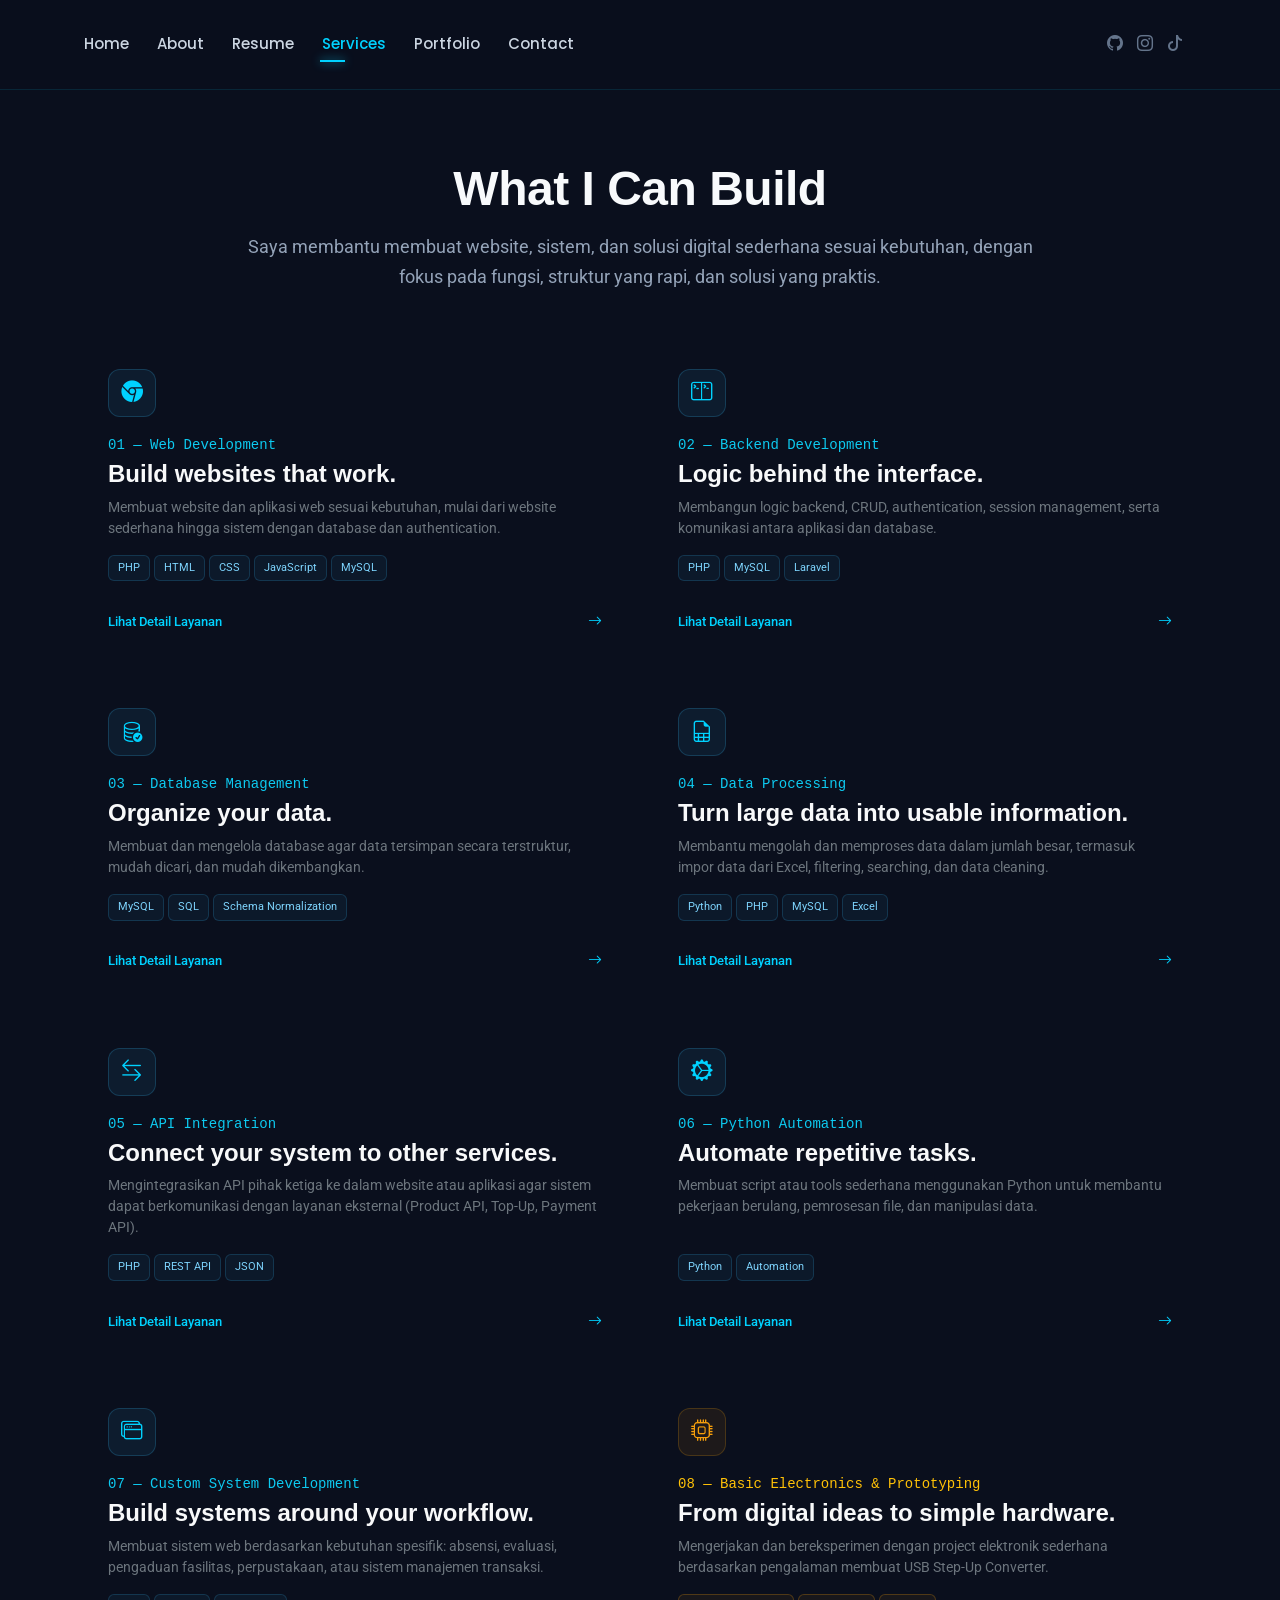
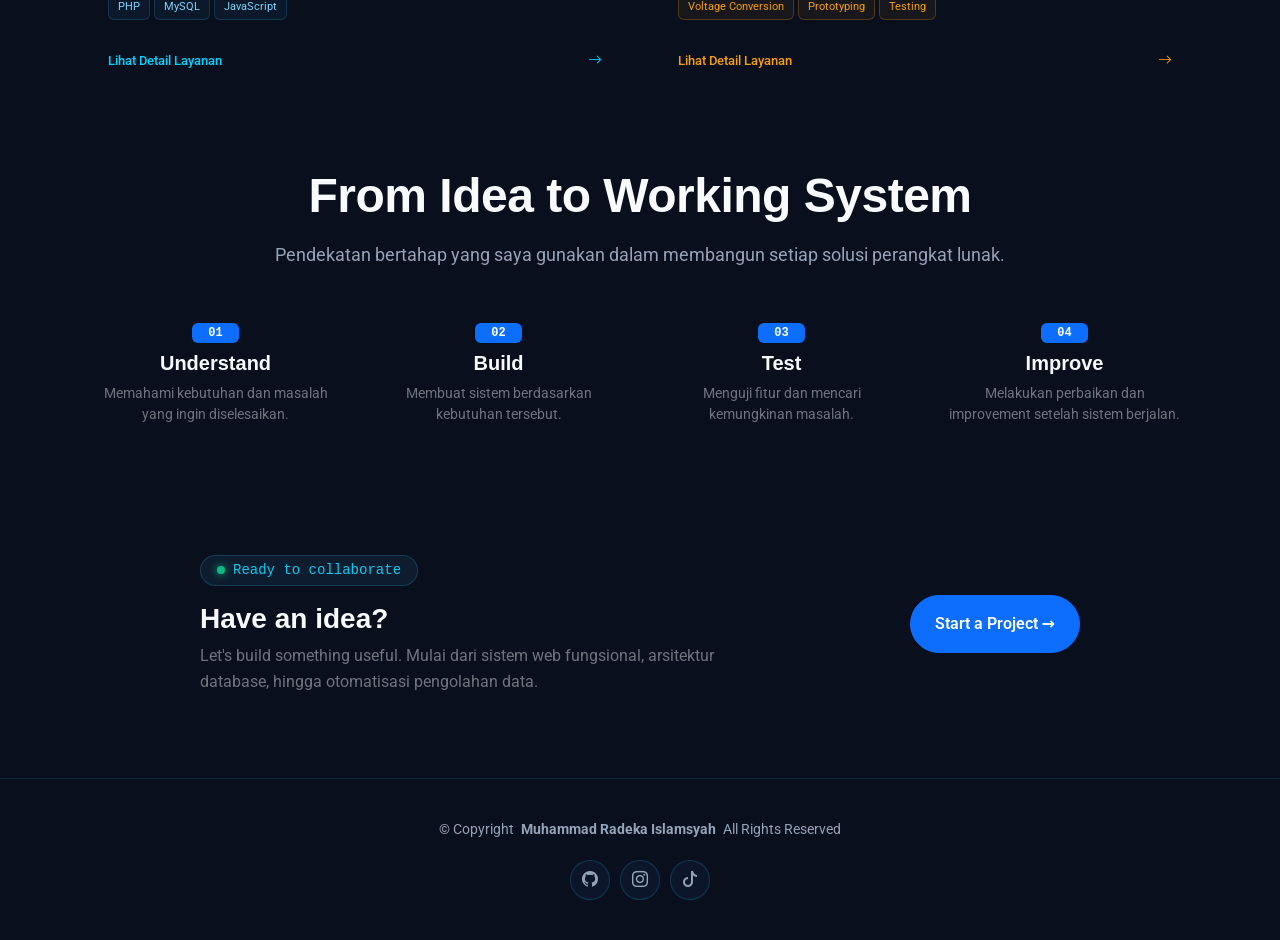
<file: services.html>
<!DOCTYPE html>
<html lang="id">

<head>
  <meta charset="utf-8">
  <meta content="width=device-width, initial-scale=1.0" name="viewport">
  <title>Services - What I Can Build | Muhammad Radeka Islamsyah</title>
  <meta name="description" content="Layanan pembuatan website, database, dan pemrosesan data oleh Muhammad Radeka Islamsyah.">

  <!-- Favicons -->
  <link href="assets/img/favicon.png" rel="icon">
  <link href="assets/img/apple-touch-icon.png" rel="apple-touch-icon">

  <!-- Fonts -->
  <link href="https://fonts.googleapis.com" rel="preconnect">
  <link href="https://fonts.gstatic.com" rel="preconnect" crossorigin>
  <link href="https://fonts.googleapis.com/css2?family=Roboto:wght@300;400;500;700&family=Poppins:wght@400;500;600;700&family=JetBrains+Mono:wght@400;500&display=swap" rel="stylesheet">

  <!-- Vendor CSS Files -->
  <link href="assets/vendor/bootstrap/css/bootstrap.min.css" rel="stylesheet">
  <link href="assets/vendor/bootstrap-icons/bootstrap-icons.css" rel="stylesheet">
  <link href="assets/vendor/aos/aos.css" rel="stylesheet">
  <link href="assets/vendor/swiper/swiper-bundle.min.css" rel="stylesheet">
  <link href="assets/vendor/glightbox/css/glightbox.min.css" rel="stylesheet">

  <!-- Main CSS File -->
  <link href="assets/css/main.css" rel="stylesheet">

  <style>
    /* Kartu Layanan Modern & Elastis */
    .service-card-clean {
      background: var(--surface-card);
      border: 1px solid var(--border-subtle);
      border-radius: 14px;
      padding: 26px;
      height: 100%;
      display: flex;
      flex-direction: column;
      position: relative;
      transition: transform 0.45s cubic-bezier(0.34, 1.6, 0.64, 1), border-color 0.25s ease, box-shadow 0.25s ease !important;
    }
    .service-card-clean:hover {
      transform: translateY(-8px) scale(1.015) !important;
      border-color: var(--border-focus) !important;
      box-shadow: 0 14px 30px rgba(0, 0, 0, 0.45), 0 0 20px rgba(56, 189, 248, 0.1) !important;
    }
    .service-card-clean:active {
      transform: scale(0.97) translateY(-2px) !important;
      transition: transform 0.1s ease !important;
    }

    /* Ikon Box Interaktif */
    .service-icon-box {
      width: 48px;
      height: 48px;
      border-radius: 12px;
      background: rgba(56, 189, 248, 0.08);
      border: 1px solid rgba(56, 189, 248, 0.2);
      display: flex;
      align-items: center;
      justify-content: center;
      color: var(--accent-color);
      font-size: 1.35rem;
      margin-bottom: 18px;
      transition: transform 0.4s cubic-bezier(0.34, 1.6, 0.64, 1), background 0.25s ease, border-color 0.25s ease;
    }
    .service-card-clean:hover .service-icon-box {
      transform: translateY(-3px) scale(1.1);
      background: rgba(56, 189, 248, 0.16);
      border-color: var(--accent-color);
      color: #ffffff;
    }

    /* Pill Tag Teknologi */
    .service-pill {
      font-family: var(--mono-font);
      font-size: 11px;
      padding: 4px 9px;
      border-radius: 6px;
      background: rgba(56, 189, 248, 0.06);
      color: #7dd3fc;
      border: 1px solid rgba(56, 189, 248, 0.18);
      white-space: nowrap;
      transition: transform 0.3s cubic-bezier(0.34, 1.6, 0.64, 1);
    }
    .service-pill:hover {
      transform: translateY(-2px) scale(1.06);
    }

    /* Tombol Aksi Detail Layanan */
    .service-detail-btn {
      display: inline-flex;
      align-items: center;
      justify-content: space-between;
      color: var(--accent-color);
      font-size: 13px;
      font-weight: 500;
      text-decoration: none;
      padding-top: 14px;
      margin-top: 16px;
      border-top: 1px solid var(--border-subtle);
      transition: color 0.2s ease, padding 0.2s ease;
    }
    .service-detail-btn i {
      font-size: 14px;
      transition: transform 0.35s cubic-bezier(0.34, 1.6, 0.64, 1);
    }
    .service-detail-btn:hover {
      color: #ffffff;
      padding-left: 2px;
    }
    .service-detail-btn:hover i {
      transform: translateX(6px);
      color: var(--accent-color);
    }
    .service-detail-btn:active {
      transform: scale(0.96);
    }

    /* Step Box Menda-Mendut */
    .step-box {
      background: var(--surface-card);
      border: 1px solid var(--border-subtle);
      border-radius: 12px;
      padding: 24px 18px;
      height: 100%;
      cursor: pointer;
      user-select: none;
      transition: transform 0.45s cubic-bezier(0.34, 1.6, 0.64, 1), border-color 0.25s ease, box-shadow 0.25s ease !important;
    }
    .step-box:hover {
      transform: translateY(-8px) scale(1.025) !important;
      border-color: var(--border-focus) !important;
      box-shadow: 0 12px 25px rgba(0, 0, 0, 0.45), 0 0 15px rgba(56, 189, 248, 0.15) !important;
    }
    .step-box:active {
      transform: scale(0.94) translateY(0) !important;
      transition: transform 0.08s ease !important;
    }

    /* Split CTA Banner */
    .cta-banner-wrapper {
      background: var(--surface-card);
      border: 1px solid var(--border-subtle);
      border-radius: 16px;
      padding: 36px 40px;
      transition: border-color 0.3s ease, box-shadow 0.3s ease;
    }
    .cta-banner-wrapper:hover {
      border-color: var(--border-focus);
      box-shadow: 0 12px 30px rgba(0, 0, 0, 0.4), 0 0 15px rgba(56, 189, 248, 0.08);
    }
    .status-pill {
      background: rgba(56, 189, 248, 0.08);
      border: 1px solid rgba(56, 189, 248, 0.2);
      display: inline-flex;
      align-items: center;
      gap: 8px;
    }
    .status-dot {
      width: 8px;
      height: 8px;
      border-radius: 50%;
      background: #10b981;
      box-shadow: 0 0 8px #10b981;
      display: inline-block;
    }
  </style>
</head>

<body class="services-page">

  <header id="header" class="header d-flex align-items-center light-background sticky-top">
    <div class="container position-relative d-flex align-items-center justify-content-between">
      <a href="index.html" class="logo d-flex align-items-center me-auto me-xl-0">
        <h1 class="sitename">&lt;Radeka/&gt;</h1> 
      </a>
      <nav id="navmenu" class="navmenu">
        <ul>
          <li><a href="index.html">Home</a></li>
          <li><a href="about.html">About</a></li>
          <li><a href="resume.html">Resume</a></li>
          <li><a href="services.html" class="active">Services</a></li>
          <li><a href="portfolio.html">Portfolio</a></li>
          <li><a href="contact.html">Contact</a></li>
        </ul>
        <i class="mobile-nav-toggle d-xl-none bi bi-list"></i>
      </nav>
      <div class="header-social-links">
        <a href="#" target="_blank" title="GitHub"><i class="bi bi-github"></i></a>
        <a href="#" target="_blank" title="Instagram"><i class="bi bi-instagram"></i></a>
        <a href="#" target="_blank" title="TikTok"><i class="bi bi-tiktok"></i></a>
      </div>
    </div>
  </header>

  <main class="main">
    <!-- SECTION 1: SERVICES LIST -->
    <section id="services" class="services section">
      <div class="container section-title" data-aos="fade-up">
        <h2>What I Can Build</h2>
        <p>Saya membantu membuat website, sistem, dan solusi digital sederhana sesuai kebutuhan, dengan fokus pada fungsi, struktur yang rapi, dan solusi yang praktis.</p>
      </div>

      <!-- Container Masuk Serempak Seirama -->
      <div class="container" data-aos="fade-up" data-aos-delay="100">
        <div class="row g-4">
          
          <!-- 01 Web Development -->
          <div class="col-lg-6">
            <div class="service-card-clean">
              <div class="service-icon-box"><i class="bi bi-browser-chrome"></i></div>
              <small class="text-info font-monospace mb-1">01 &mdash; Web Development</small>
              <h4 class="text-light fw-bold mb-2">Build websites that work.</h4>
              <p class="text-secondary small mb-3">Membuat website dan aplikasi web sesuai kebutuhan, mulai dari website sederhana hingga sistem dengan database dan authentication.</p>
              <div class="d-flex flex-wrap gap-1 mt-auto">
                <span class="service-pill">PHP</span>
                <span class="service-pill">HTML</span>
                <span class="service-pill">CSS</span>
                <span class="service-pill">JavaScript</span>
                <span class="service-pill">MySQL</span>
              </div>
              <a href="service-details.html#service-01" class="service-detail-btn">
                <span>Lihat Detail Layanan</span> <i class="bi bi-arrow-right"></i>
              </a>
            </div>
          </div>

          <!-- 02 Backend Development -->
          <div class="col-lg-6">
            <div class="service-card-clean">
              <div class="service-icon-box"><i class="bi bi-terminal-split"></i></div>
              <small class="text-info font-monospace mb-1">02 &mdash; Backend Development</small>
              <h4 class="text-light fw-bold mb-2">Logic behind the interface.</h4>
              <p class="text-secondary small mb-3">Membangun logic backend, CRUD, authentication, session management, serta komunikasi antara aplikasi dan database.</p>
              <div class="d-flex flex-wrap gap-1 mt-auto">
                <span class="service-pill">PHP</span>
                <span class="service-pill">MySQL</span>
                <span class="service-pill">Laravel</span>
              </div>
              <a href="service-details.html#service-02" class="service-detail-btn">
                <span>Lihat Detail Layanan</span> <i class="bi bi-arrow-right"></i>
              </a>
            </div>
          </div>

          <!-- 03 Database Management -->
          <div class="col-lg-6">
            <div class="service-card-clean">
              <div class="service-icon-box"><i class="bi bi-database-check"></i></div>
              <small class="text-info font-monospace mb-1">03 &mdash; Database Management</small>
              <h4 class="text-light fw-bold mb-2">Organize your data.</h4>
              <p class="text-secondary small mb-3">Membuat dan mengelola database agar data tersimpan secara terstruktur, mudah dicari, dan mudah dikembangkan.</p>
              <div class="d-flex flex-wrap gap-1 mt-auto">
                <span class="service-pill">MySQL</span>
                <span class="service-pill">SQL</span>
                <span class="service-pill">Schema Normalization</span>
              </div>
              <a href="service-details.html#service-03" class="service-detail-btn">
                <span>Lihat Detail Layanan</span> <i class="bi bi-arrow-right"></i>
              </a>
            </div>
          </div>

          <!-- 04 Data Processing -->
          <div class="col-lg-6">
            <div class="service-card-clean">
              <div class="service-icon-box"><i class="bi bi-file-earmark-spreadsheet"></i></div>
              <small class="text-info font-monospace mb-1">04 &mdash; Data Processing</small>
              <h4 class="text-light fw-bold mb-2">Turn large data into usable information.</h4>
              <p class="text-secondary small mb-3">Membantu mengolah dan memproses data dalam jumlah besar, termasuk impor data dari Excel, filtering, searching, dan data cleaning.</p>
              <div class="d-flex flex-wrap gap-1 mt-auto">
                <span class="service-pill">Python</span>
                <span class="service-pill">PHP</span>
                <span class="service-pill">MySQL</span>
                <span class="service-pill">Excel</span>
              </div>
              <a href="service-details.html#service-04" class="service-detail-btn">
                <span>Lihat Detail Layanan</span> <i class="bi bi-arrow-right"></i>
              </a>
            </div>
          </div>

          <!-- 05 API Integration -->
          <div class="col-lg-6">
            <div class="service-card-clean">
              <div class="service-icon-box"><i class="bi bi-arrow-left-right"></i></div>
              <small class="text-info font-monospace mb-1">05 &mdash; API Integration</small>
              <h4 class="text-light fw-bold mb-2">Connect your system to other services.</h4>
              <p class="text-secondary small mb-3">Mengintegrasikan API pihak ketiga ke dalam website atau aplikasi agar sistem dapat berkomunikasi dengan layanan eksternal (Product API, Top-Up, Payment API).</p>
              <div class="d-flex flex-wrap gap-1 mt-auto">
                <span class="service-pill">PHP</span>
                <span class="service-pill">REST API</span>
                <span class="service-pill">JSON</span>
              </div>
              <a href="service-details.html#service-05" class="service-detail-btn">
                <span>Lihat Detail Layanan</span> <i class="bi bi-arrow-right"></i>
              </a>
            </div>
          </div>

          <!-- 06 Python Automation -->
          <div class="col-lg-6">
            <div class="service-card-clean">
              <div class="service-icon-box"><i class="bi bi-gear-wide-connected"></i></div>
              <small class="text-info font-monospace mb-1">06 &mdash; Python Automation</small>
              <h4 class="text-light fw-bold mb-2">Automate repetitive tasks.</h4>
              <p class="text-secondary small mb-3">Membuat script atau tools sederhana menggunakan Python untuk membantu pekerjaan berulang, pemrosesan file, dan manipulasi data.</p>
              <div class="d-flex flex-wrap gap-1 mt-auto">
                <span class="service-pill">Python</span>
                <span class="service-pill">Automation</span>
              </div>
              <a href="service-details.html#service-06" class="service-detail-btn">
                <span>Lihat Detail Layanan</span> <i class="bi bi-arrow-right"></i>
              </a>
            </div>
          </div>

          <!-- 07 Custom System Development -->
          <div class="col-lg-6">
            <div class="service-card-clean">
              <div class="service-icon-box"><i class="bi bi-window-stack"></i></div>
              <small class="text-info font-monospace mb-1">07 &mdash; Custom System Development</small>
              <h4 class="text-light fw-bold mb-2">Build systems around your workflow.</h4>
              <p class="text-secondary small mb-3">Membuat sistem web berdasarkan kebutuhan spesifik: absensi, evaluasi, pengaduan fasilitas, perpustakaan, atau sistem manajemen transaksi.</p>
              <div class="d-flex flex-wrap gap-1 mt-auto">
                <span class="service-pill">PHP</span>
                <span class="service-pill">MySQL</span>
                <span class="service-pill">JavaScript</span>
              </div>
              <a href="service-details.html#service-07" class="service-detail-btn">
                <span>Lihat Detail Layanan</span> <i class="bi bi-arrow-right"></i>
              </a>
            </div>
          </div>

          <!-- 08 Basic Electronics & Prototyping -->
          <div class="col-lg-6">
            <div class="service-card-clean" style="border-color: rgba(245, 158, 11, 0.25);">
              <div class="service-icon-box" style="background: rgba(245, 158, 11, 0.08); border-color: rgba(245, 158, 11, 0.2); color: #f59e0b;">
                <i class="bi bi-cpu"></i>
              </div>
              <small class="text-warning font-monospace mb-1">08 &mdash; Basic Electronics &amp; Prototyping</small>
              <h4 class="text-light fw-bold mb-2">From digital ideas to simple hardware.</h4>
              <p class="text-secondary small mb-3">Mengerjakan dan bereksperimen dengan project elektronik sederhana berdasarkan pengalaman membuat USB Step-Up Converter.</p>
              <div class="d-flex flex-wrap gap-1 mt-auto">
                <span class="service-pill" style="color: #f59e0b; border-color: rgba(245, 158, 11, 0.25); background: rgba(245, 158, 11, 0.06);">Voltage Conversion</span>
                <span class="service-pill" style="color: #f59e0b; border-color: rgba(245, 158, 11, 0.25); background: rgba(245, 158, 11, 0.06);">Prototyping</span>
                <span class="service-pill" style="color: #f59e0b; border-color: rgba(245, 158, 11, 0.25); background: rgba(245, 158, 11, 0.06);">Testing</span>
              </div>
              <a href="service-details.html#service-08" class="service-detail-btn" style="color: #f59e0b;">
                <span>Lihat Detail Layanan</span> <i class="bi bi-arrow-right"></i>
              </a>
            </div>
          </div>

        </div>
      </div>
    </section>

    <!-- SECTION 2: HOW I WORK (STEP BOXES) -->
    <section id="how-i-work" class="section pt-0">
      <div class="container section-title pb-4" data-aos="fade-up">
        <h2>From Idea to Working System</h2>
        <p>Pendekatan bertahap yang saya gunakan dalam membangun setiap solusi perangkat lunak.</p>
      </div>

      <!-- Container Masuk Serempak Seirama -->
      <div class="container" data-aos="fade-up" data-aos-delay="100">
        <div class="row g-3 justify-content-center text-center">
          
          <div class="col-lg-3 col-md-6">
            <div class="step-box">
              <span class="badge text-bg-primary font-monospace mb-2 px-3 py-1">01</span>
              <h5 class="text-light fw-bold mb-2">Understand</h5>
              <p class="small text-secondary mb-0">Memahami kebutuhan dan masalah yang ingin diselesaikan.</p>
            </div>
          </div>

          <div class="col-lg-3 col-md-6">
            <div class="step-box">
              <span class="badge text-bg-primary font-monospace mb-2 px-3 py-1">02</span>
              <h5 class="text-light fw-bold mb-2">Build</h5>
              <p class="small text-secondary mb-0">Membuat sistem berdasarkan kebutuhan tersebut.</p>
            </div>
          </div>

          <div class="col-lg-3 col-md-6">
            <div class="step-box">
              <span class="badge text-bg-primary font-monospace mb-2 px-3 py-1">03</span>
              <h5 class="text-light fw-bold mb-2">Test</h5>
              <p class="small text-secondary mb-0">Menguji fitur dan mencari kemungkinan masalah.</p>
            </div>
          </div>

          <div class="col-lg-3 col-md-6">
            <div class="step-box">
              <span class="badge text-bg-primary font-monospace mb-2 px-3 py-1">04</span>
              <h5 class="text-light fw-bold mb-2">Improve</h5>
              <p class="small text-secondary mb-0">Melakukan perbaikan dan improvement setelah sistem berjalan.</p>
            </div>
          </div>

        </div>
      </div>
    </section>

    <!-- SECTION 3: FINAL CTA (SPLIT BANNER) -->
    <section id="cta" class="section pt-0 pb-5">
      <div class="container" data-aos="fade-up" data-aos-delay="100">
        <div class="cta-banner-wrapper mx-auto" style="max-width: 960px;">
          <div class="row align-items-center gy-4">
            
            <div class="col-lg-8 text-center text-lg-start">
              <div class="status-pill px-3 py-1 rounded-pill mb-3">
                <span class="status-dot"></span>
                <span class="font-monospace small text-info">Ready to collaborate</span>
              </div>
              <h3 class="text-light fw-bold mb-2">Have an idea?</h3>
              <p class="text-secondary mb-0" style="line-height: 1.6; max-width: 580px;">
                Let's build something useful. Mulai dari sistem web fungsional, arsitektur database, hingga otomatisasi pengolahan data.
              </p>
            </div>

            <div class="col-lg-4 text-center text-lg-end">
              <a href="contact.html" class="btn btn-primary px-4 py-3 rounded-pill fw-semibold">
                Start a Project &rarr;
              </a>
            </div>

          </div>
        </div>
      </div>
    </section>
  </main>

  <footer id="footer" class="footer">
    <div class="container">
      <div class="copyright text-center">
        <p>© <span>Copyright</span> <strong class="px-1 sitename">Muhammad Radeka Islamsyah</strong> <span>All Rights Reserved</span></p>
      </div>
      <div class="social-links d-flex justify-content-center">
        <a href="#" target="_blank" title="GitHub"><i class="bi bi-github"></i></a>
        <a href="#" target="_blank" title="Instagram"><i class="bi bi-instagram"></i></a>
        <a href="#" target="_blank" title="TikTok"><i class="bi bi-tiktok"></i></a>
      </div>
    </div>
  </footer>

  <a href="#" id="scroll-top" class="scroll-top d-flex align-items-center justify-content-center"><i class="bi bi-arrow-up-short"></i></a>
  <div id="preloader"></div>

  <!-- Vendor JS Files -->
  <script src="assets/vendor/bootstrap/js/bootstrap.bundle.min.js"></script>
  <script src="assets/vendor/aos/aos.js"></script>
  <script src="assets/vendor/swiper/swiper-bundle.min.js"></script>
  <script src="assets/vendor/glightbox/js/glightbox.min.js"></script>

  <!-- Main JS File -->
  <script src="assets/js/main.js"></script>
</body>
</html>
</file>
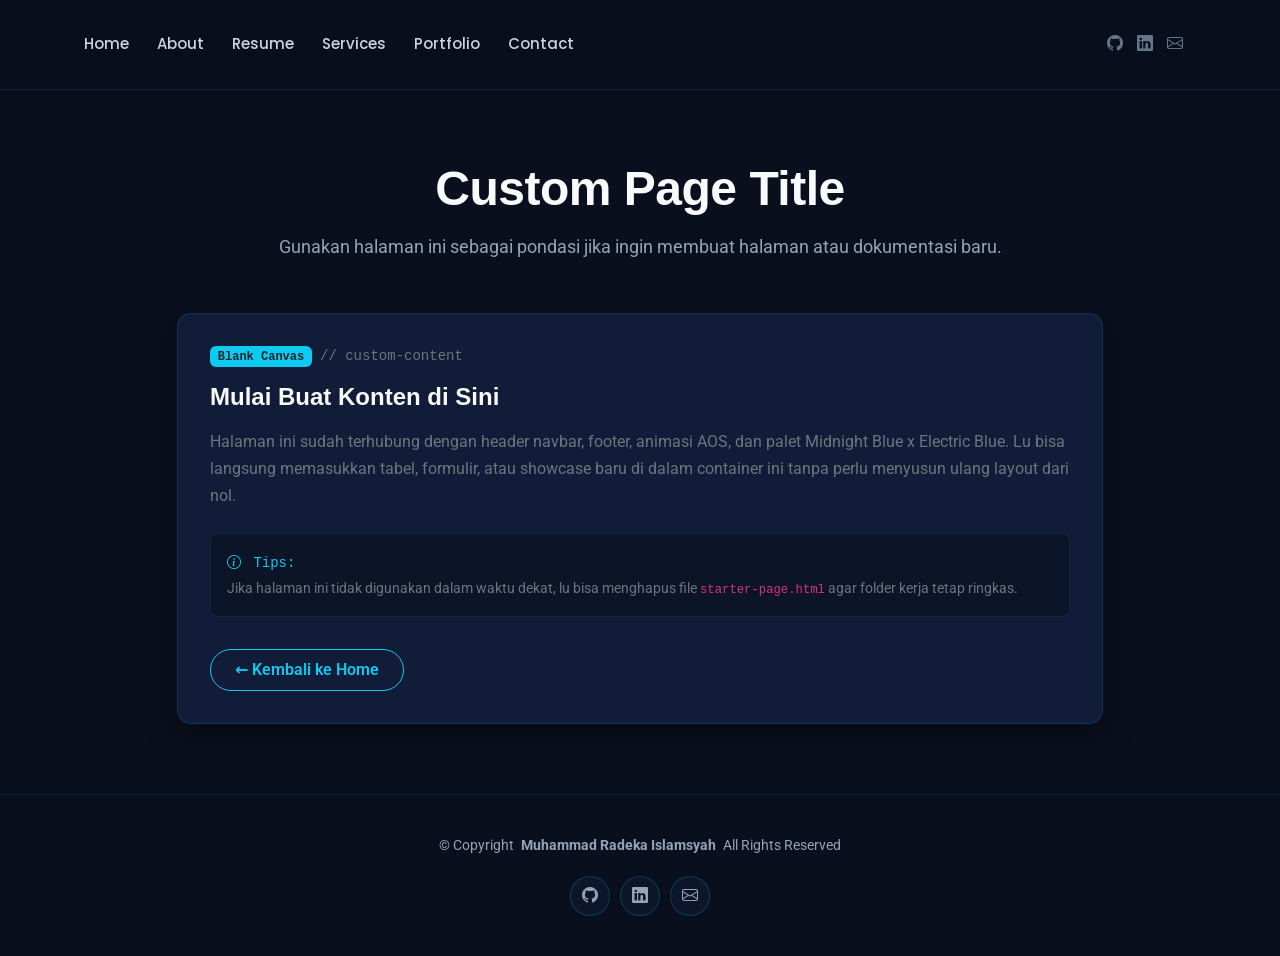
<file: starter-page.html>
<!DOCTYPE html>
<html lang="id">

<head>
  <meta charset="utf-8">
  <meta content="width=device-width, initial-scale=1.0" name="viewport">
  <title>Starter Page - Muhammad Radeka Islamsyah</title>
  <meta name="description" content="Template halaman kanvas kosong personal portfolio Muhammad Radeka Islamsyah.">
  <meta name="keywords" content="Muhammad Radeka Islamsyah, Web Developer, Starter Page">

  <!-- Favicons -->
  <link href="assets/img/favicon.png" rel="icon">
  <link href="assets/img/apple-touch-icon.png" rel="apple-touch-icon">

  <!-- Fonts -->
  <link href="https://fonts.googleapis.com" rel="preconnect">
  <link href="https://fonts.gstatic.com" rel="preconnect" crossorigin>
  <link href="https://fonts.googleapis.com/css2?family=Roboto:wght@300;400;500;700&family=Poppins:wght@400;500;600;700&family=JetBrains+Mono:wght@400;500&display=swap" rel="stylesheet">

  <!-- Vendor CSS Files -->
  <link href="assets/vendor/bootstrap/css/bootstrap.min.css" rel="stylesheet">
  <link href="assets/vendor/bootstrap-icons/bootstrap-icons.css" rel="stylesheet">
  <link href="assets/vendor/aos/aos.css" rel="stylesheet">
  <link href="assets/vendor/swiper/swiper-bundle.min.css" rel="stylesheet">
  <link href="assets/vendor/glightbox/css/glightbox.min.css" rel="stylesheet">

  <!-- Main CSS File -->
  <link href="assets/css/main.css" rel="stylesheet">

  <style>
    .starter-card {
      background: #111c38;
      border: 1px solid rgba(0, 210, 255, 0.15);
      border-radius: 14px;
      padding: 32px;
      box-shadow: 0 10px 30px rgba(0, 0, 0, 0.4);
    }
  </style>
</head>

<body class="starter-page-page">

  <header id="header" class="header d-flex align-items-center light-background sticky-top">
    <div class="container position-relative d-flex align-items-center justify-content-between">

      <a href="index.html" class="logo d-flex align-items-center me-auto me-xl-0">
        <h1 class="sitename">&lt;Radeka/&gt;</h1> 
      </a>

      <nav id="navmenu" class="navmenu">
        <ul>
          <li><a href="index.html">Home</a></li>
          <li><a href="about.html">About</a></li>
          <li><a href="resume.html">Resume</a></li>
          <li><a href="services.html">Services</a></li>
          <li><a href="portfolio.html">Portfolio</a></li>
          <li><a href="contact.html">Contact</a></li>
        </ul>
        <i class="mobile-nav-toggle d-xl-none bi bi-list"></i>
      </nav>

      <div class="header-social-links">
        <a href="https://github.com" target="_blank" class="github"><i class="bi bi-github"></i></a>
        <a href="https://linkedin.com" target="_blank" class="linkedin"><i class="bi bi-linkedin"></i></a>
        <a href="mailto:muhammadradekaislamsyah1@gmail.com" class="envelope"><i class="bi bi-envelope"></i></a>
      </div>

    </div>
  </header>

  <main class="main">

    <!-- Starter Section -->
    <section id="starter-section" class="starter-section section">

      <!-- Section Title -->
      <div class="container section-title" data-aos="fade-up">
        <h2>Custom Page Title</h2>
        <p>Gunakan halaman ini sebagai pondasi jika ingin membuat halaman atau dokumentasi baru.</p>
      </div>

      <div class="container" data-aos="fade-up" data-aos-delay="100">
        <div class="row justify-content-center">
          <div class="col-lg-10">
            
            <div class="starter-card">
              <div class="d-flex align-items-center gap-2 mb-3">
                <span class="badge bg-info text-dark font-monospace fw-semibold">Blank Canvas</span>
                <span class="text-secondary small font-monospace">// custom-content</span>
              </div>
              <h4 class="text-light fw-bold mb-3">Mulai Buat Konten di Sini</h4>
              <p class="text-secondary" style="line-height: 1.7;">
                Halaman ini sudah terhubung dengan header navbar, footer, animasi AOS, dan palet Midnight Blue x Electric Blue. Lu bisa langsung memasukkan tabel, formulir, atau showcase baru di dalam container ini tanpa perlu menyusun ulang layout dari nol.
              </p>
              
              <div class="p-3 rounded-3 mt-4" style="background: rgba(10, 15, 29, 0.6); border: 1px solid rgba(0, 210, 255, 0.1);">
                <span class="text-info small font-monospace"><i class="bi bi-info-circle me-1"></i> Tips:</span>
                <p class="small text-secondary mb-0 mt-1">
                  Jika halaman ini tidak digunakan dalam waktu dekat, lu bisa menghapus file <code>starter-page.html</code> agar folder kerja tetap ringkas.
                </p>
              </div>

              <div class="mt-4 pt-2">
                <a href="index.html" class="btn btn-outline-info rounded-pill px-4 py-2 fw-semibold">
                  &larr; Kembali ke Home
                </a>
              </div>
            </div>

          </div>
        </div>
      </div>

    </section>

  </main>

  <footer id="footer" class="footer">
    <div class="container">
      <div class="copyright text-center">
        <p>© <span>Copyright</span> <strong class="px-1 sitename">Muhammad Radeka Islamsyah</strong> <span>All Rights Reserved</span></p>
      </div>
      <div class="social-links d-flex justify-content-center">
        <a href="https://github.com" target="_blank"><i class="bi bi-github"></i></a>
        <a href="https://linkedin.com" target="_blank"><i class="bi bi-linkedin"></i></a>
        <a href="mailto:muhammadradekaislamsyah1@gmail.com"><i class="bi bi-envelope"></i></a>
      </div>
    </div>
  </footer>

  <a href="#" id="scroll-top" class="scroll-top d-flex align-items-center justify-content-center"><i class="bi bi-arrow-up-short"></i></a>
  <div id="preloader"></div>

  <!-- Vendor JS Files -->
  <script src="assets/vendor/bootstrap/js/bootstrap.bundle.min.js"></script>
  <script src="assets/vendor/aos/aos.js"></script>
  <script src="assets/vendor/swiper/swiper-bundle.min.js"></script>
  <script src="assets/vendor/glightbox/js/glightbox.min.js"></script>

  <!-- Main JS File -->
  <script src="assets/js/main.js"></script>

</body>
</html>
</file>
<file: assets/css/main.css>
/**
* Template Name: FolioOne - Midnight & Electric Blue Edition
* Updated: 2026
* Custom Full-Stack Modern Tech Theme
*/

/*--------------------------------------------------------------
# Font & Color Variables
--------------------------------------------------------------*/
:root {
  --default-font: "Roboto", system-ui, -apple-system, "Segoe UI", Roboto, "Helvetica Neue", Arial, "Noto Sans", sans-serif;
  --heading-font: "Raleway", sans-serif;
  --nav-font: "Poppins", sans-serif;

  /* Global Colors (Midnight Blue x Electric Blue) */
  --default-color: #94a3b8;
  --heading-color: #f8fafc;
  --accent-color: #00d2ff;
  --accent-secondary: #3b82f6;
  --surface-color: #111c38;
  --background-color: #0a0f1d;
  --contrast-color: #0a0f1d;

  /* Nav Menu Colors */
  --nav-color: #cbd5e1;
  --nav-hover-color: #00d2ff;
  --nav-mobile-background-color: #0e172e;
  --nav-dropdown-background-color: #0e172e;
  --nav-dropdown-color: #cbd5e1;
  --nav-dropdown-hover-color: #00d2ff;

  scroll-behavior: smooth;
}

/* Color Presets */
.light-background {
  --background-color: #0d1527;
  --surface-color: #152244;
}

.dark-background {
  --background-color: #070a14;
  --default-color: #94a3b8;
  --heading-color: #f8fafc;
  --surface-color: #0e172e;
  --contrast-color: #00d2ff;
}

/*--------------------------------------------------------------
# General Styling & Shared Classes
--------------------------------------------------------------*/
body {
  color: var(--default-color);
  background-color: var(--background-color);
  font-family: var(--default-font);
  overflow-x: hidden;
}

a {
  color: var(--accent-color);
  text-decoration: none;
  transition: all 0.3s ease;
}

a:hover {
  color: var(--accent-secondary);
  text-decoration: none;
}

h1,
h2,
h3,
h4,
h5,
h6 {
  color: var(--heading-color);
  font-family: var(--heading-font);
}

/* PHP Email Form Messages */
.php-email-form .error-message {
  display: none;
  background: rgba(220, 38, 38, 0.2);
  color: #fca5a5;
  border: 1px solid rgba(239, 68, 68, 0.4);
  text-align: left;
  padding: 15px;
  margin-bottom: 24px;
  font-weight: 600;
  border-radius: 8px;
}

.php-email-form .sent-message {
  display: none;
  color: #6ee7b7;
  background: rgba(16, 185, 129, 0.2);
  border: 1px solid rgba(16, 185, 129, 0.4);
  text-align: center;
  padding: 15px;
  margin-bottom: 24px;
  font-weight: 600;
  border-radius: 8px;
}

.php-email-form .loading {
  display: none;
  background: var(--surface-color);
  text-align: center;
  padding: 15px;
  margin-bottom: 24px;
  border-radius: 8px;
}

.php-email-form .loading:before {
  content: "";
  display: inline-block;
  border-radius: 50%;
  width: 24px;
  height: 24px;
  margin: 0 10px -6px 0;
  border: 3px solid var(--accent-color);
  border-top-color: var(--surface-color);
  animation: php-email-form-loading 1s linear infinite;
}

@keyframes php-email-form-loading {
  0% { transform: rotate(0deg); }
  100% { transform: rotate(360deg); }
}

/*--------------------------------------------------------------
# Global Header
--------------------------------------------------------------*/
.header {
  background: rgba(10, 15, 29, 0.85);
  backdrop-filter: blur(14px);
  -webkit-backdrop-filter: blur(14px);
  padding: 18px 0;
  transition: all 0.4s ease;
  z-index: 997;
  border-bottom: 1px solid rgba(0, 210, 255, 0.12);
}

.header .logo {
  line-height: 1;
}

.header .logo img {
  max-height: 36px;
  margin-right: 8px;
}

.header .logo h1 {
  font-size: 30px;
  margin: 0;
  font-weight: 700;
  letter-spacing: -0.5px;
  color: var(--heading-color);
}

.header .header-social-links {
  padding-right: 15px;
}

.header .header-social-links a {
  color: #64748b;
  padding-left: 10px;
  display: inline-block;
  transition: 0.3s;
  font-size: 16px;
}

.header .header-social-links a:hover {
  color: var(--accent-color);
  transform: translateY(-2px);
  text-shadow: 0 0 10px rgba(0, 210, 255, 0.5);
}

.header .header-social-links a i {
  line-height: 0;
}

@media (max-width: 1200px) {
  .header .logo { order: 1; }
  .header .header-social-links { order: 2; }
  .header .navmenu { order: 3; }
}

.scrolled .header {
  background: rgba(7, 10, 20, 0.95);
  border-bottom: 1px solid rgba(0, 210, 255, 0.2);
  box-shadow: 0 4px 20px rgba(0, 0, 0, 0.4);
}

/*--------------------------------------------------------------
# Navigation Menu
--------------------------------------------------------------*/
@media (min-width: 1200px) {
  .navmenu {
    padding: 0;
  }

  .navmenu ul {
    margin: 0;
    padding: 0;
    display: flex;
    list-style: none;
    align-items: center;
  }

  .navmenu li {
    position: relative;
  }

  .navmenu > ul > li {
    white-space: nowrap;
    padding: 15px 24px 15px 0;
  }

  .navmenu > ul > li:last-child {
    padding-right: 0;
  }

  .navmenu a,
  .navmenu a:focus {
    color: var(--nav-color);
    font-size: 15px;
    padding: 0 2px;
    font-family: var(--nav-font);
    font-weight: 500;
    display: flex;
    align-items: center;
    justify-content: space-between;
    white-space: nowrap;
    transition: 0.3s;
    position: relative;
  }

  .navmenu a i,
  .navmenu a:focus i {
    font-size: 12px;
    line-height: 0;
    margin-left: 5px;
    transition: 0.3s;
  }

  .navmenu > ul > li > a:before {
    content: "";
    position: absolute;
    height: 2px;
    bottom: -6px;
    left: 0;
    background-color: var(--accent-color);
    visibility: hidden;
    width: 0px;
    transition: all 0.3s ease-in-out;
    box-shadow: 0 0 10px rgba(0, 210, 255, 0.8);
  }

  .navmenu a:hover:before,
  .navmenu li:hover > a:before,
  .navmenu .active:before {
    visibility: visible;
    width: 25px;
  }

  .navmenu li:hover > a,
  .navmenu .active,
  .navmenu .active:focus {
    color: var(--nav-hover-color);
  }

  .navmenu .dropdown ul {
    margin: 0;
    padding: 10px 0;
    background: var(--nav-dropdown-background-color);
    display: block;
    position: absolute;
    visibility: hidden;
    left: -5px;
    top: 130%;
    opacity: 0;
    transition: 0.3s;
    border-radius: 8px;
    z-index: 99;
    border: 1px solid rgba(0, 210, 255, 0.15);
    box-shadow: 0 10px 30px rgba(0, 0, 0, 0.6);
  }

  .navmenu .dropdown ul li {
    min-width: 200px;
  }

  .navmenu .dropdown ul a {
    padding: 10px 20px;
    font-size: 14px;
    color: var(--nav-dropdown-color);
  }

  .navmenu .dropdown ul a i {
    font-size: 12px;
  }

  .navmenu .dropdown ul a:hover,
  .navmenu .dropdown ul .active:hover,
  .navmenu .dropdown ul li:hover > a {
    color: var(--nav-dropdown-hover-color);
    background: rgba(0, 210, 255, 0.08);
  }

  .navmenu .dropdown:hover > ul {
    opacity: 1;
    top: 100%;
    visibility: visible;
  }

  .navmenu .dropdown .dropdown ul {
    top: 0;
    left: -90%;
    visibility: hidden;
  }

  .navmenu .dropdown .dropdown:hover > ul {
    opacity: 1;
    top: 0;
    left: -100%;
    visibility: visible;
  }
}

/* Mobile Navigation */
@media (max-width: 1199px) {
  .mobile-nav-toggle {
    color: var(--nav-color);
    font-size: 28px;
    line-height: 0;
    margin-right: 10px;
    cursor: pointer;
    transition: color 0.3s;
  }

  .navmenu {
    padding: 0;
    z-index: 9997;
  }

  .navmenu ul {
    display: none;
    list-style: none;
    position: absolute;
    inset: 60px 20px 20px 20px;
    padding: 15px 0;
    margin: 0;
    border-radius: 12px;
    background-color: var(--nav-mobile-background-color);
    border: 1px solid rgba(0, 210, 255, 0.2);
    box-shadow: 0 15px 35px rgba(0, 0, 0, 0.7);
    overflow-y: auto;
    transition: 0.3s;
    z-index: 9998;
  }

  .navmenu a,
  .navmenu a:focus {
    color: var(--nav-dropdown-color);
    padding: 12px 20px;
    font-family: var(--nav-font);
    font-size: 16px;
    font-weight: 500;
    display: flex;
    align-items: center;
    justify-content: space-between;
    white-space: nowrap;
    transition: 0.3s;
  }

  .navmenu a i,
  .navmenu a:focus i {
    font-size: 12px;
    line-height: 0;
    margin-left: 5px;
    width: 30px;
    height: 30px;
    display: flex;
    align-items: center;
    justify-content: center;
    border-radius: 50%;
    transition: 0.3s;
    background-color: rgba(0, 210, 255, 0.1);
  }

  .navmenu a i:hover,
  .navmenu a:focus i:hover {
    background-color: var(--accent-color);
    color: var(--contrast-color);
  }

  .navmenu a:hover,
  .navmenu .active,
  .navmenu .active:focus {
    color: var(--nav-dropdown-hover-color);
  }

  .navmenu .dropdown ul {
    position: static;
    display: none;
    z-index: 99;
    padding: 10px 0;
    margin: 10px 20px;
    background-color: rgba(7, 10, 20, 0.6);
    border-radius: 8px;
    transition: all 0.4s ease-in-out;
  }

  .mobile-nav-active {
    overflow: hidden;
  }

  .mobile-nav-active .mobile-nav-toggle {
    color: #fff;
    position: absolute;
    font-size: 32px;
    top: 15px;
    right: 15px;
    z-index: 9999;
  }

  .mobile-nav-active .navmenu {
    position: fixed;
    inset: 0;
    background: rgba(10, 15, 29, 0.85);
    backdrop-filter: blur(8px);
    transition: 0.3s;
  }

  .mobile-nav-active .navmenu > ul {
    display: block;
  }
}

/*--------------------------------------------------------------
# Global Footer
--------------------------------------------------------------*/
.footer {
  color: var(--default-color);
  background-color: var(--background-color);
  font-size: 14px;
  padding: 40px 0;
  position: relative;
  border-top: 1px solid rgba(0, 210, 255, 0.1);
}

.footer .copyright p {
  margin-bottom: 0;
}

.footer .social-links {
  margin-top: 20px;
}

.footer .social-links a {
  display: flex;
  align-items: center;
  justify-content: center;
  width: 40px;
  height: 40px;
  border-radius: 50%;
  border: 1px solid rgba(0, 210, 255, 0.2);
  background: rgba(17, 28, 56, 0.5);
  font-size: 16px;
  color: var(--default-color);
  margin: 0 5px;
  transition: 0.3s;
}

.footer .social-links a:hover {
  color: var(--contrast-color);
  background: var(--accent-color);
  border-color: var(--accent-color);
  box-shadow: 0 0 15px rgba(0, 210, 255, 0.5);
  transform: translateY(-3px);
}

.footer .credits {
  margin-top: 10px;
  font-size: 13px;
  text-align: center;
  opacity: 0.7;
}

/*--------------------------------------------------------------
# Preloader
--------------------------------------------------------------*/
#preloader {
  position: fixed;
  inset: 0;
  z-index: 9999;
  overflow: hidden;
  background-color: #070a14;
  transition: all 0.6s ease-out;
  width: 100%;
  height: 100vh;
}

#preloader:before,
#preloader:after {
  content: "";
  position: absolute;
  border: 3px solid var(--accent-color);
  border-radius: 50%;
  animation: animate-preloader 2s cubic-bezier(0, 0.2, 0.8, 1) infinite;
  box-shadow: 0 0 15px rgba(0, 210, 255, 0.4);
}

#preloader:after {
  animation-delay: -0.5s;
}

@keyframes animate-preloader {
  0% {
    width: 10px;
    height: 10px;
    top: calc(50% - 5px);
    left: calc(50% - 5px);
    opacity: 1;
  }
  100% {
    width: 72px;
    height: 72px;
    top: calc(50% - 36px);
    left: calc(50% - 36px);
    opacity: 0;
  }
}

/*--------------------------------------------------------------
# Scroll Top Button
--------------------------------------------------------------*/
.scroll-top {
  position: fixed;
  visibility: hidden;
  opacity: 0;
  right: 20px;
  bottom: -15px;
  z-index: 99999;
  background: linear-gradient(135deg, var(--accent-color) 0%, var(--accent-secondary) 100%);
  width: 44px;
  height: 44px;
  border-radius: 50%;
  transition: all 0.4s;
  box-shadow: 0 0 15px rgba(0, 210, 255, 0.4);
}

.scroll-top i {
  font-size: 24px;
  color: #0a0f1d;
  line-height: 0;
}

.scroll-top:hover {
  transform: translateY(-4px);
  box-shadow: 0 0 25px rgba(0, 210, 255, 0.7);
}

.scroll-top.active {
  visibility: visible;
  opacity: 1;
  bottom: 20px;
}

@media screen and (max-width: 768px) {
  [data-aos-delay] {
    transition-delay: 0 !important;
  }
}

/*--------------------------------------------------------------
# Global Page Titles & Sections
--------------------------------------------------------------*/
.page-title {
  color: var(--default-color);
  background-color: var(--background-color);
  position: relative;
}

.page-title .heading {
  padding: 80px 0 40px;
  border-top: 1px solid rgba(0, 210, 255, 0.1);
}

.page-title .heading h1 {
  font-size: 38px;
  font-weight: 700;
}

.page-title nav {
  background-color: rgba(17, 28, 56, 0.4);
  padding: 15px 0;
  border-top: 1px solid rgba(0, 210, 255, 0.05);
  border-bottom: 1px solid rgba(0, 210, 255, 0.05);
}

.page-title nav ol {
  display: flex;
  flex-wrap: wrap;
  list-style: none;
  padding: 0;
  margin: 0;
  font-size: 15px;
}

.page-title nav ol li + li {
  padding-left: 10px;
}

.page-title nav ol li + li::before {
  content: "/";
  display: inline-block;
  padding-right: 10px;
  color: #475569;
}

section,
.section {
  color: var(--default-color);
  background-color: var(--background-color);
  padding: 70px 0;
  scroll-margin-top: 100px;
  overflow: clip;
}

@media (max-width: 1199px) {
  section,
  .section {
    scroll-margin-top: 66px;
  }
}

.section-title {
  text-align: center;
  padding-bottom: 50px;
  position: relative;
}

.section-title h2 {
  font-size: 3rem;
  font-weight: 700;
  line-height: 1.2;
  color: var(--heading-color);
  margin-bottom: 1rem;
  letter-spacing: -0.5px;
}

@media (max-width: 768px) {
  .section-title h2 {
    font-size: 2.3rem;
  }
}

.section-title p {
  font-size: 1.1rem;
  line-height: 1.7;
  color: #94a3b8;
  max-width: 800px;
  margin: 0 auto;
}

/*--------------------------------------------------------------
# Hero Section
--------------------------------------------------------------*/
.hero {
  padding: 100px 0;
  min-height: 100vh;
  display: flex;
  align-items: center;
  background: radial-gradient(circle at 80% 20%, rgba(0, 210, 255, 0.08) 0%, transparent 45%);
}

.hero .hero-content h1 {
  font-size: 3.6rem;
  font-weight: 800;
  margin-bottom: 1rem;
  line-height: 1.2;
  letter-spacing: -1px;
}

.hero .hero-content h1 .highlight {
  background: linear-gradient(135deg, #00d2ff 0%, #3b82f6 100%);
  -webkit-background-clip: text;
  -webkit-text-fill-color: transparent;
  position: relative;
}

.hero .hero-content h1 .highlight::after {
  content: "";
  position: absolute;
  bottom: -4px;
  left: 0;
  width: 100%;
  height: 3px;
  background: linear-gradient(90deg, #00d2ff, #3b82f6);
  border-radius: 2px;
  box-shadow: 0 0 10px rgba(0, 210, 255, 0.6);
}

@media (max-width: 768px) {
  .hero .hero-content h1 {
    font-size: 2.6rem;
  }
}

.hero .hero-content h2 {
  font-size: 1.6rem;
  font-weight: 400;
  margin-bottom: 1.8rem;
  color: #cbd5e1;
}

.hero .hero-content h2 .typed {
  color: var(--accent-color);
  font-weight: 600;
  text-shadow: 0 0 12px rgba(0, 210, 255, 0.4);
}

@media (max-width: 768px) {
  .hero .hero-content h2 {
    font-size: 1.25rem;
  }
}

.hero .hero-content p {
  font-size: 1.1rem;
  line-height: 1.7;
  margin-bottom: 2.5rem;
  color: #94a3b8;
}

.hero .hero-actions {
  display: flex;
  gap: 1.2rem;
  margin-bottom: 2.5rem;
}

.hero .hero-actions .btn {
  padding: 13px 32px;
  border-radius: 50px;
  font-weight: 600;
  text-decoration: none;
  transition: all 0.3s ease;
  font-size: 0.95rem;
  display: inline-flex;
  align-items: center;
  justify-content: center;
}

.hero .hero-actions .btn.btn-primary {
  background: linear-gradient(135deg, #00d2ff 0%, #3b82f6 100%);
  color: #0a0f1d;
  border: none;
  box-shadow: 0 0 22px rgba(0, 210, 255, 0.4);
}

.hero .hero-actions .btn.btn-primary:hover {
  transform: translateY(-3px);
  box-shadow: 0 0 30px rgba(0, 210, 255, 0.7);
}

.hero .hero-actions .btn.btn-outline {
  background: rgba(17, 28, 56, 0.5);
  color: #00d2ff;
  border: 1px solid rgba(0, 210, 255, 0.4);
  backdrop-filter: blur(6px);
}

.hero .hero-actions .btn.btn-outline:hover {
  background: rgba(0, 210, 255, 0.15);
  border-color: #00d2ff;
  color: #ffffff;
  transform: translateY(-3px);
  box-shadow: 0 0 20px rgba(0, 210, 255, 0.25);
}

@media (max-width: 576px) {
  .hero .hero-actions {
    flex-direction: column;
  }
}

.hero .social-links {
  display: flex;
  gap: 1rem;
}

.hero .social-links a {
  width: 44px;
  height: 44px;
  background: rgba(17, 28, 56, 0.6);
  border: 1px solid rgba(0, 210, 255, 0.15);
  border-radius: 50%;
  display: flex;
  align-items: center;
  justify-content: center;
  color: #94a3b8;
  font-size: 1.2rem;
  transition: all 0.3s ease;
}

.hero .social-links a:hover {
  background: var(--accent-color);
  color: #0a0f1d;
  transform: translateY(-4px);
  box-shadow: 0 0 20px rgba(0, 210, 255, 0.6);
}

.hero .hero-image {
  position: relative;
}

.hero .hero-image .image-wrapper {
  position: relative;
  max-width: 440px;
  margin: 0 auto;
}

.hero .hero-image .image-wrapper img {
  border-radius: 24px;
  border: 1px solid rgba(0, 210, 255, 0.25);
  box-shadow: 0 15px 40px rgba(0, 0, 0, 0.6), 0 0 30px rgba(0, 210, 255, 0.15);
  transition: transform 0.4s ease;
}

.hero .hero-image .image-wrapper img:hover {
  transform: scale(1.02);
}

.hero .hero-image .floating-elements {
  position: absolute;
  inset: 0;
  pointer-events: none;
}

.hero .hero-image .floating-elements .floating-card {
  position: absolute;
  background: rgba(17, 28, 56, 0.85);
  border: 1px solid rgba(0, 210, 255, 0.3);
  backdrop-filter: blur(12px);
  padding: 12px 18px;
  border-radius: 14px;
  box-shadow: 0 10px 30px rgba(0, 0, 0, 0.6), 0 0 15px rgba(0, 210, 255, 0.2);
  display: flex;
  align-items: center;
  gap: 10px;
  font-weight: 600;
  color: #f8fafc;
  animation: float 3.5s ease-in-out infinite;
}

.hero .hero-image .floating-elements .floating-card i {
  font-size: 1.4rem;
  color: var(--accent-color);
}

.hero .hero-image .floating-elements .floating-card.design {
  top: 10%;
  right: -8%;
  animation-delay: 0s;
}

.hero .hero-image .floating-elements .floating-card.code {
  bottom: 25%;
  left: -12%;
  animation-delay: 1.2s;
}

.hero .hero-image .floating-elements .floating-card.creativity {
  top: 65%;
  right: -5%;
  animation-delay: 2.2s;
}

@media (max-width: 992px) {
  .hero .hero-image .floating-elements .floating-card {
    display: none;
  }

  .hero .hero-content {
    text-align: center;
    margin-bottom: 3rem;
  }

  .hero .hero-actions,
  .hero .social-links {
    justify-content: center;
  }
}

@keyframes float {
  0%, 100% { transform: translateY(0px); }
  50% { transform: translateY(-10px); }
}

/*--------------------------------------------------------------
# About Section
--------------------------------------------------------------*/
.about .intro-content .eyebrow {
  display: inline-block;
  letter-spacing: 0.15em;
  text-transform: uppercase;
  font-size: 12px;
  color: var(--accent-color);
  margin-bottom: 14px;
  font-weight: 600;
}

.about .intro-content .headline {
  font-family: var(--heading-font);
  font-weight: 700;
  line-height: 1.3;
  font-size: clamp(26px, 3.5vw, 40px);
  margin: 0 0 20px 0;
  color: var(--heading-color);
}

.about .intro-content .lead {
  font-size: 17px;
  line-height: 1.8;
  color: #cbd5e1;
  margin-bottom: 20px;
}

.about .intro-content p {
  line-height: 1.8;
  margin-bottom: 20px;
  color: #94a3b8;
}

.about .intro-content .cta-group {
  display: flex;
  gap: 20px;
  align-items: center;
  margin-top: 24px;
}

.about .intro-content .cta-group .btn-ghost {
  display: inline-flex;
  align-items: center;
  gap: 8px;
  padding: 12px 22px;
  border-radius: 8px;
  color: #00d2ff;
  background: rgba(0, 210, 255, 0.08);
  border: 1px solid rgba(0, 210, 255, 0.4);
  font-weight: 500;
  transition: 0.3s ease-in-out;
}

.about .intro-content .cta-group .btn-ghost:hover {
  color: #0a0f1d;
  background: var(--accent-color);
  box-shadow: 0 0 20px rgba(0, 210, 255, 0.5);
  transform: translateY(-2px);
}

.about .intro-content .cta-group .link-underline {
  display: inline-flex;
  align-items: center;
  gap: 8px;
  position: relative;
  color: #cbd5e1;
  padding-bottom: 4px;
  font-weight: 500;
  transition: 0.3s ease-in-out;
}

.about .intro-content .cta-group .link-underline:hover {
  color: var(--accent-color);
}

.about .profile-figure .profile-photo {
  width: 88%;
  max-width: 420px;
  border-radius: 20px;
  border: 1px solid rgba(0, 210, 255, 0.2);
  box-shadow: 0 15px 35px rgba(0, 0, 0, 0.6);
  transition: transform 0.4s ease;
}

.about .profile-figure:hover .profile-photo {
  transform: translateY(-5px);
  border-color: rgba(0, 210, 255, 0.4);
}

.about .skill-item {
  padding: 24px;
  border-radius: 12px;
  background: var(--surface-color);
  border: 1px solid rgba(0, 210, 255, 0.12);
  height: 100%;
  transition: 0.3s ease-in-out;
}

.about .skill-item i {
  font-size: 26px;
  color: var(--accent-color);
  margin-bottom: 14px;
  display: inline-block;
}

.about .skill-item h3 {
  font-size: 17px;
  margin-bottom: 8px;
  font-weight: 600;
  color: var(--heading-color);
}

.about .skill-item p {
  margin: 0;
  font-size: 14px;
  color: #94a3b8;
}

.about .skill-item:hover {
  transform: translateY(-4px);
  border-color: rgba(0, 210, 255, 0.4);
  box-shadow: 0 10px 25px rgba(0, 210, 255, 0.15);
}

.about .timeline-item {
  position: relative;
  padding-left: 28px;
}

.about .timeline-item time {
  display: inline-block;
  font-size: 12px;
  letter-spacing: 0.1em;
  text-transform: uppercase;
  color: var(--accent-color);
  margin-bottom: 6px;
  font-weight: 600;
}

.about .timeline-item h4 {
  font-size: 18px;
  font-weight: 600;
  margin: 0 0 6px;
  color: var(--heading-color);
}

.about .timeline-item p {
  font-size: 14px;
  color: #94a3b8;
  margin: 0;
}

.about .timeline-item .dot {
  position: absolute;
  left: 0;
  top: 4px;
  width: 10px;
  height: 10px;
  border-radius: 50%;
  background: var(--accent-color);
  box-shadow: 0 0 10px rgba(0, 210, 255, 0.8);
}

.about .personal-quote p {
  font-family: var(--heading-font);
  font-weight: 400;
  font-size: clamp(20px, 3vw, 26px);
  line-height: 1.6;
  color: #cbd5e1;
  font-style: italic;
  max-width: 800px;
  margin: 0 auto;
}

.about .fact-pill {
  display: flex;
  align-items: center;
  justify-content: center;
  gap: 10px;
  padding: 10px 18px;
  border-radius: 999px;
  border: 1px solid rgba(0, 210, 255, 0.2);
  background: var(--surface-color);
  color: #e2e8f0;
  transition: 0.3s ease;
}

.about .fact-pill i {
  color: var(--accent-color);
}

.about .fact-pill:hover {
  transform: translateY(-2px);
  border-color: var(--accent-color);
  box-shadow: 0 0 15px rgba(0, 210, 255, 0.25);
}

/*--------------------------------------------------------------
# Skills Section
--------------------------------------------------------------*/
.skills .skill-box {
  background-color: var(--surface-color);
  padding: 2rem;
  border-radius: 12px;
  border: 1px solid rgba(0, 210, 255, 0.12);
  box-shadow: 0 8px 25px rgba(0, 0, 0, 0.3);
}

.skills .skill-box h3 {
  font-size: 1.15rem;
  margin-bottom: 0.6rem;
  font-weight: 600;
}

.skills .skill-box p {
  font-size: 0.9rem;
  margin-bottom: 0.8rem;
  color: #94a3b8;
}

.skills .skill-box .progress {
  background-color: rgba(10, 15, 29, 0.8);
  border-radius: 50px;
  height: 8px;
  margin-top: 5px;
  overflow: hidden;
  border: 1px solid rgba(0, 210, 255, 0.15);
}

.skills .skill-box .progress .progress-bar {
  background: linear-gradient(90deg, #00d2ff, #3b82f6);
  height: 100%;
  border-radius: 50px;
  box-shadow: 0 0 12px rgba(0, 210, 255, 0.6);
  transition: 0.9s;
}

/*--------------------------------------------------------------
# Stats Section
--------------------------------------------------------------*/
.stats {
  background: #070a14;
  border-top: 1px solid rgba(0, 210, 255, 0.1);
  border-bottom: 1px solid rgba(0, 210, 255, 0.1);
}

.stats .avatars img {
  width: 60px;
  height: 60px;
  border: 2px solid var(--accent-color);
  margin-right: -15px;
  transition: transform 0.3s ease;
  box-shadow: 0 0 15px rgba(0, 210, 255, 0.3);
}

.stats .avatars img:hover {
  transform: translateY(-5px) scale(1.05);
  z-index: 2;
}

.stats .counters h2 {
  color: #f8fafc;
  font-size: 44px;
  font-weight: 700;
  margin-bottom: 8px;
}

.stats .counters h2 span {
  color: var(--accent-color);
  text-shadow: 0 0 12px rgba(0, 210, 255, 0.4);
}

.stats .counters p {
  color: #94a3b8;
  font-size: 16px;
  margin: 0;
}

/*--------------------------------------------------------------
# Testimonials Section
--------------------------------------------------------------*/
.testimonials .testimonial-item .testimonial-content {
  border-left: 3px solid var(--accent-color);
  padding-left: 30px;
}

.testimonials .testimonial-item .testimonial-img {
  border-radius: 50%;
  border: 3px solid var(--accent-color);
  box-shadow: 0 0 15px rgba(0, 210, 255, 0.3);
  margin: 0 auto;
}

.testimonials .testimonial-item h3 {
  font-size: 20px;
  font-weight: 700;
  margin: 10px 0 5px 0;
  color: var(--heading-color);
}

.testimonials .testimonial-item h4 {
  font-size: 14px;
  color: var(--accent-color);
  margin: 0 0 10px 0;
}

.testimonials .testimonial-item .stars i {
  color: #facc15;
  margin: 0 1px;
}

.testimonials .testimonial-item .quote-icon-left,
.testimonials .testimonial-item .quote-icon-right {
  color: rgba(0, 210, 255, 0.35);
  font-size: 26px;
}

.testimonials .testimonial-item p {
  font-style: italic;
  color: #cbd5e1;
}

.testimonials .swiper-pagination .swiper-pagination-bullet {
  background-color: rgba(148, 163, 184, 0.4);
}

.testimonials .swiper-pagination .swiper-pagination-bullet-active {
  background-color: var(--accent-color);
  box-shadow: 0 0 8px rgba(0, 210, 255, 0.8);
}

/*--------------------------------------------------------------
# Resume Section
--------------------------------------------------------------*/
.resume .resume-item {
  margin-bottom: 3rem;
}

.resume .resume-item .resume-title {
  font-size: 1.75rem;
  font-weight: 700;
  margin-bottom: 1.5rem;
  padding-bottom: 1.5rem;
  position: relative;
  color: var(--heading-color);
}

.resume .resume-item .resume-title::after {
  content: "";
  position: absolute;
  display: block;
  width: 50px;
  height: 3px;
  background: var(--accent-color);
  box-shadow: 0 0 10px rgba(0, 210, 255, 0.6);
  bottom: 0;
  left: 0;
}

.resume .resume-item .resume-content {
  padding-left: 1.5rem;
  border-left: 2px solid rgba(0, 210, 255, 0.2);
}

.resume .resume-item article {
  position: relative;
  margin-bottom: 2.5rem;
}

.resume .resume-item article::before {
  content: "";
  position: absolute;
  width: 16px;
  height: 16px;
  border-radius: 50%;
  left: -2.05rem;
  top: 0.25rem;
  background: #0a0f1d;
  border: 2px solid var(--accent-color);
  box-shadow: 0 0 8px rgba(0, 210, 255, 0.6);
}

.resume .resume-item article h4 {
  font-size: 1.25rem;
  font-weight: 600;
  margin-bottom: 0.5rem;
  color: var(--heading-color);
}

.resume .resume-item article h5 {
  font-size: 0.9rem;
  background: rgba(0, 210, 255, 0.1);
  padding: 0.35rem 0.85rem;
  display: inline-block;
  font-weight: 600;
  margin: 0.5rem 0;
  color: var(--accent-color);
  border: 1px solid rgba(0, 210, 255, 0.3);
  border-radius: 6px;
}

.resume .resume-item article .institution,
.resume .resume-item article .company {
  font-size: 1rem;
  margin-bottom: 0.8rem;
  color: #cbd5e1;
}

.resume .resume-item article ul li {
  padding-bottom: 0.6rem;
  color: #94a3b8;
}

.resume .skill-item h4 {
  font-size: 1rem;
  font-weight: 600;
  margin-bottom: 0.75rem;
  color: var(--heading-color);
}

.resume .skill-item .progress {
  height: 0.75rem;
  background-color: rgba(17, 28, 56, 0.8);
  border-radius: 1rem;
  overflow: visible;
  border: 1px solid rgba(0, 210, 255, 0.15);
}

.resume .skill-item .progress .progress-bar {
  background: linear-gradient(90deg, #00d2ff, #3b82f6);
  border-radius: 1rem;
  box-shadow: 0 0 10px rgba(0, 210, 255, 0.5);
  transition: width 1s ease;
}

.resume .skill-item .progress .progress-bar::after {
  content: attr(aria-valuenow) "%";
  position: absolute;
  right: 0;
  top: -1.75rem;
  font-size: 0.85rem;
  font-weight: 600;
  color: var(--accent-color);
}

/*--------------------------------------------------------------
# Services Section
--------------------------------------------------------------*/
.services .service-item {
  display: flex;
  background-color: var(--surface-color);
  border-radius: 14px;
  padding: 2.2rem;
  height: 100%;
  position: relative;
  overflow: hidden;
  border: 1px solid rgba(0, 210, 255, 0.12);
  box-shadow: 0 10px 30px rgba(0, 0, 0, 0.3);
  transition: all 0.35s ease;
}

.services .service-item::before {
  content: "";
  position: absolute;
  left: 0;
  top: 0;
  height: 100%;
  width: 4px;
  background: linear-gradient(180deg, #00d2ff, #3b82f6);
  transform: scaleY(0);
  transform-origin: bottom;
  transition: transform 0.4s ease;
}

.services .service-item:hover {
  transform: translateY(-6px);
  border-color: rgba(0, 210, 255, 0.4);
  box-shadow: 0 15px 35px rgba(0, 210, 255, 0.12);
}

.services .service-item:hover::before {
  transform: scaleY(1);
}

.services .service-item:hover .service-icon {
  background: linear-gradient(135deg, #00d2ff, #3b82f6);
  color: #0a0f1d;
  box-shadow: 0 0 20px rgba(0, 210, 255, 0.5);
}

.services .service-icon {
  flex-shrink: 0;
  width: 65px;
  height: 65px;
  border-radius: 14px;
  background-color: rgba(0, 210, 255, 0.1);
  border: 1px solid rgba(0, 210, 255, 0.2);
  color: var(--accent-color);
  display: flex;
  align-items: center;
  justify-content: center;
  margin-right: 1.5rem;
  transition: all 0.4s ease;
}

.services .service-icon i {
  font-size: 1.8rem;
}

.services .service-content h3 {
  font-size: 1.3rem;
  margin-bottom: 0.8rem;
  font-weight: 700;
  color: var(--heading-color);
}

.services .service-content p {
  margin-bottom: 1.25rem;
  color: #94a3b8;
}

.services .service-link {
  display: inline-flex;
  align-items: center;
  color: var(--accent-color);
  font-weight: 600;
}

.services .service-link i {
  margin-left: 0.5rem;
  transition: transform 0.3s ease;
}

.services .service-link:hover i {
  transform: translateX(5px);
}

/*--------------------------------------------------------------
# Service Details Section
--------------------------------------------------------------*/
.service-details .service-hero h1 {
  font-size: 3rem;
  font-weight: 700;
  color: var(--heading-color);
}

.service-details .service-hero .service-category {
  background: rgba(0, 210, 255, 0.1);
  color: var(--accent-color);
  border: 1px solid rgba(0, 210, 255, 0.3);
  padding: 0.4rem 1rem;
  border-radius: 20px;
  font-size: 0.85rem;
  font-weight: 600;
}

.service-details .service-visual img {
  border-radius: 12px;
  border: 1px solid rgba(0, 210, 255, 0.15);
}

.service-details .benefits-grid .benefit-card {
  background: var(--surface-color);
  padding: 2rem;
  border-radius: 12px;
  border: 1px solid rgba(0, 210, 255, 0.12);
  transition: 0.3s;
}

.service-details .benefits-grid .benefit-card:hover {
  transform: translateY(-4px);
  border-color: rgba(0, 210, 255, 0.4);
}

.service-details .benefits-grid .benefit-card .benefit-icon {
  width: 55px;
  height: 55px;
  background: rgba(0, 210, 255, 0.1);
  border-radius: 12px;
  color: var(--accent-color);
  display: flex;
  align-items: center;
  justify-content: center;
  margin: 0 auto 1.2rem;
}

.service-details .timeline-section .timeline .timeline-item .timeline-marker {
  background: var(--surface-color);
  border: 2px solid var(--accent-color);
  box-shadow: 0 0 10px rgba(0, 210, 255, 0.5);
}

.service-details .overview-card,
.service-details .success-story,
.service-details .consultation-form {
  background: var(--surface-color);
  border-radius: 14px;
  padding: 2.2rem;
  margin-bottom: 2rem;
  border: 1px solid rgba(0, 210, 255, 0.15);
  box-shadow: 0 10px 30px rgba(0, 0, 0, 0.4);
}

.service-details .consultation-form .btn-consultation {
  background: linear-gradient(135deg, #00d2ff 0%, #3b82f6 100%);
  color: #0a0f1d;
  font-weight: 600;
  border: none;
  box-shadow: 0 0 20px rgba(0, 210, 255, 0.4);
  padding: 1rem 2rem;
  border-radius: 8px;
}

/*--------------------------------------------------------------
# Portfolio Section
--------------------------------------------------------------*/
.portfolio .portfolio-filters {
  display: flex;
  justify-content: center;
  flex-wrap: wrap;
  gap: 10px;
  margin-bottom: 35px;
  padding: 0;
  list-style: none;
}

.portfolio .portfolio-filters li {
  padding: 8px 22px;
  font-size: 0.9rem;
  font-weight: 500;
  border-radius: 30px;
  cursor: pointer;
  transition: all 0.3s ease;
  background-color: rgba(17, 28, 56, 0.8);
  border: 1px solid rgba(0, 210, 255, 0.15);
  color: #cbd5e1;
}

.portfolio .portfolio-filters li:hover,
.portfolio .portfolio-filters li.filter-active {
  background: linear-gradient(135deg, #00d2ff 0%, #3b82f6 100%);
  color: #0a0f1d;
  font-weight: 600;
  border-color: transparent;
  box-shadow: 0 0 15px rgba(0, 210, 255, 0.4);
}

.portfolio .portfolio-card {
  background-color: var(--surface-color);
  border-radius: 14px;
  overflow: hidden;
  border: 1px solid rgba(56, 189, 248, 0.12);
  box-shadow: 0 10px 30px rgba(0, 0, 0, 0.4);
  margin-bottom: 30px;
  transition: all 0.35s ease;
}

.portfolio .portfolio-card:hover {
  transform: translateY(-8px);
  border-color: rgba(0, 210, 255, 0.45);
  box-shadow: 0 15px 35px rgba(0, 210, 255, 0.15);
}

.portfolio .portfolio-card .portfolio-img {
  position: relative;
  overflow: hidden;
}

.portfolio .portfolio-card .portfolio-img img {
  width: 100%;
  transition: transform 0.5s ease;
}

.portfolio .portfolio-card:hover .portfolio-img img {
  transform: scale(1.08);
}

.portfolio .portfolio-card .portfolio-img .portfolio-overlay {
  position: absolute;
  inset: 0;
  background: rgba(10, 15, 29, 0.75);
  backdrop-filter: blur(4px);
  display: flex;
  align-items: center;
  justify-content: center;
  gap: 15px;
  opacity: 0;
  transition: all 0.3s ease;
}

.portfolio .portfolio-card:hover .portfolio-img .portfolio-overlay {
  opacity: 1;
}

.portfolio .portfolio-card .portfolio-img .portfolio-overlay a {
  width: 44px;
  height: 44px;
  background-color: var(--accent-color);
  color: #0a0f1d;
  border-radius: 50%;
  display: flex;
  align-items: center;
  justify-content: center;
  font-size: 1.2rem;
  box-shadow: 0 0 15px rgba(0, 210, 255, 0.6);
}

.portfolio .portfolio-card .portfolio-info {
  padding: 22px;
}

.portfolio .portfolio-card .portfolio-info h4 {
  font-size: 1.2rem;
  font-weight: 700;
  margin-bottom: 6px;
  color: var(--heading-color);
}

.portfolio .portfolio-card .portfolio-info p {
  font-size: 0.9rem;
  color: #94a3b8;
  margin-bottom: 12px;
}

.portfolio .portfolio-card .portfolio-info .portfolio-tags {
  display: flex;
  flex-wrap: wrap;
  gap: 8px;
}

.portfolio .portfolio-card .portfolio-info .portfolio-tags span {
  font-size: 0.75rem;
  padding: 4px 12px;
  border-radius: 20px;
  background-color: rgba(0, 210, 255, 0.08);
  border: 1px solid rgba(0, 210, 255, 0.25);
  color: #00d2ff;
  font-weight: 500;
}

.portfolio .btn-primary {
  background: linear-gradient(135deg, #00d2ff 0%, #3b82f6 100%);
  border: none;
  color: #0a0f1d;
  padding: 12px 32px;
  font-weight: 600;
  border-radius: 50px;
  box-shadow: 0 0 20px rgba(0, 210, 255, 0.35);
  transition: all 0.3s ease;
}

.portfolio .btn-primary:hover {
  transform: translateY(-3px);
  box-shadow: 0 0 28px rgba(0, 210, 255, 0.6);
}

/*--------------------------------------------------------------
# Portfolio Details Section
--------------------------------------------------------------*/
.portfolio-details .portfolio-details-media .main-image {
  border: 1px solid rgba(0, 210, 255, 0.2);
  border-radius: 16px;
  box-shadow: 0 15px 35px rgba(0, 0, 0, 0.5);
}

.portfolio-details .portfolio-details-media .tech-stack-badges span {
  padding: 6px 14px;
  font-size: 12px;
  font-weight: 500;
  border-radius: 20px;
  background-color: rgba(17, 28, 56, 0.8);
  border: 1px solid rgba(0, 210, 255, 0.3);
  color: #00d2ff;
}

.portfolio-details .portfolio-details-content .project-title {
  font-size: 2.2rem;
  color: var(--heading-color);
  font-weight: 700;
}

.portfolio-details .portfolio-details-content .project-overview .project-accordion .accordion-item .accordion-header .accordion-button {
  background: var(--surface-color);
  color: var(--heading-color);
  border: 1px solid rgba(0, 210, 255, 0.15);
}

.portfolio-details .portfolio-details-content .project-overview .project-accordion .accordion-item .accordion-header .accordion-button:not(.collapsed) {
  border-color: var(--accent-color);
  color: var(--accent-color);
}

.portfolio-details .portfolio-details-content .project-overview .project-accordion .accordion-item .accordion-body {
  background: rgba(17, 28, 56, 0.5);
  border: 1px solid rgba(0, 210, 255, 0.15);
  border-top: none;
}

.portfolio-details .portfolio-details-content .cta-buttons .btn-view-project {
  background: linear-gradient(135deg, #00d2ff 0%, #3b82f6 100%);
  color: #0a0f1d;
  font-weight: 600;
  box-shadow: 0 0 18px rgba(0, 210, 255, 0.4);
}

.portfolio-details .portfolio-details-content .cta-buttons .btn-next-project {
  background: rgba(17, 28, 56, 0.8);
  color: #cbd5e1;
  border: 1px solid rgba(0, 210, 255, 0.25);
}

/*--------------------------------------------------------------
# Contact Section
--------------------------------------------------------------*/
.contact .info-box {
  background-color: var(--surface-color);
  padding: 3rem;
  border-radius: 16px;
  border: 1px solid rgba(0, 210, 255, 0.15);
  box-shadow: 0 10px 30px rgba(0, 0, 0, 0.4);
}

.contact .info-box h3 {
  color: var(--heading-color);
  font-size: 2rem;
  font-weight: 700;
}

.contact .info-item .icon-box {
  background-color: rgba(0, 210, 255, 0.1);
  border: 1px solid rgba(0, 210, 255, 0.25);
  color: var(--accent-color);
}

.contact .info-item:hover .icon-box {
  background: linear-gradient(135deg, #00d2ff, #3b82f6);
  color: #0a0f1d;
  box-shadow: 0 0 15px rgba(0, 210, 255, 0.5);
}

.contact .info-item .content h4 {
  color: var(--heading-color);
}

.contact .contact-form {
  background-color: var(--surface-color);
  padding: 3rem;
  border-radius: 16px;
  border: 1px solid rgba(0, 210, 255, 0.15);
  box-shadow: 0 10px 30px rgba(0, 0, 0, 0.4);
}

.contact .contact-form h3 {
  color: var(--heading-color);
  font-weight: 700;
}

.contact .contact-form .form-control {
  background-color: rgba(10, 15, 29, 0.7);
  border: 1px solid rgba(0, 210, 255, 0.2);
  color: #f8fafc;
  border-radius: 8px;
}

.contact .contact-form .form-control:focus {
  background-color: rgba(10, 15, 29, 0.9);
  border-color: var(--accent-color);
  box-shadow: 0 0 15px rgba(0, 210, 255, 0.3);
  color: #f8fafc;
}

.contact .contact-form .form-control::placeholder {
  color: #64748b;
}

.contact .contact-form .btn {
  background: linear-gradient(135deg, #00d2ff 0%, #3b82f6 100%);
  color: #0a0f1d;
  padding: 13px 35px;
  border-radius: 50px;
  font-weight: 600;
  border: none;
  box-shadow: 0 0 20px rgba(0, 210, 255, 0.4);
  transition: all 0.3s ease;
}

.contact .contact-form .btn:hover {
  transform: translateY(-2px);
  box-shadow: 0 0 28px rgba(0, 210, 255, 0.7);
}
/* ========================================================
   EFEK MENDA-MENDUT (SPRING & JELLY MICRO-INTERACTION)
======================================================== */

/* 1. Tombol Utama (Membal naik pas dihover, squish empuk pas disentuh/diklik) */
.btn, 
.btn-primary, 
.btn-outline {
  transition: transform 0.45s cubic-bezier(0.34, 1.6, 0.64, 1), box-shadow 0.3s ease !important;
}

.btn:hover, 
.btn-primary:hover, 
.btn-outline:hover {
  transform: translateY(-5px) scale(1.05) !important;
}

.btn:active, 
.btn-primary:active, 
.btn-outline:active {
  transform: scale(0.92) translateY(0px) !important;
  transition: transform 0.1s ease !important;
}

/* 2. Kartu (Project Cards, What I Do, & Step Boxes) */
.project-card-ui, 
.wid-card, 
.step-box, 
.direct-contact-card,
.service-card-clean,
.featured-card {
  transition: transform 0.45s cubic-bezier(0.34, 1.56, 0.64, 1), border-color 0.3s ease, box-shadow 0.3s ease !important;
}

.project-card-ui:hover, 
.wid-card:hover, 
.step-box:hover, 
.direct-contact-card:hover,
.service-card-clean:hover,
.featured-card:hover {
  transform: translateY(-7px) scale(1.015) !important;
}

.project-card-ui:active, 
.wid-card:active, 
.step-box:active {
  transform: scale(0.98) !important;
  transition: transform 0.12s ease !important;
}

/* 3. Badge Tag, Pill Minat, & Chip Teknologi */
.tech-badge, 
.tech-pill, 
.interest-tag, 
.about-pill,
.service-pill {
  transition: transform 0.4s cubic-bezier(0.34, 1.7, 0.64, 1), background 0.25s ease !important;
  cursor: pointer;
  user-select: none;
}

.tech-badge:hover, 
.tech-pill:hover, 
.interest-tag:hover, 
.about-pill:hover,
.service-pill:hover {
  transform: translateY(-3px) scale(1.1) !important;
}

.tech-badge:active, 
.tech-pill:active, 
.interest-tag:active, 
.about-pill:active,
.service-pill:active {
  transform: scale(0.88) !important;
  transition: transform 0.08s ease !important;
}

/* 4. Ikon Media Sosial (GitHub, Instagram, TikTok) */
.social-links a, 
.header-social-links a, 
.social-btn-pill {
  transition: transform 0.4s cubic-bezier(0.34, 1.65, 0.64, 1), color 0.25s ease, background 0.25s ease !important;
}

.social-links a:hover, 
.header-social-links a:hover, 
.social-btn-pill:hover {
  transform: translateY(-4px) scale(1.2) rotate(4deg) !important;
}

.social-links a:active, 
.header-social-links a:active, 
.social-btn-pill:active {
  transform: scale(0.85) rotate(-4deg) !important;
  transition: transform 0.1s ease !important;
}

/* 5. Foto Profil Hero (Membal lembut saat diarahkan kursor) */
.hero-image .image-wrapper img {
  transition: transform 0.5s cubic-bezier(0.34, 1.56, 0.64, 1) !important;
}

.hero-image .image-wrapper img:hover {
  transform: scale(1.03) translateY(-4px) !important;
}
/* Efek Menda-Mendut Khusus Kartu Step Box / Workflow */
.step-box,
.workflow-box {
  background: #111c38;
  border: 1px solid rgba(0, 210, 255, 0.15);
  border-radius: 12px;
  padding: 24px 18px;
  height: 100%;
  cursor: pointer;
  user-select: none;
  transition: transform 0.45s cubic-bezier(0.34, 1.6, 0.64, 1), border-color 0.3s ease, box-shadow 0.3s ease !important;
}

.step-box:hover,
.workflow-box:hover {
  transform: translateY(-8px) scale(1.03) !important;
  border-color: rgba(0, 210, 255, 0.5) !important;
  box-shadow: 0 12px 25px rgba(0, 0, 0, 0.5), 0 0 15px rgba(0, 210, 255, 0.2) !important;
}

.step-box:active,
.workflow-box:active {
  transform: scale(0.93) translateY(0px) !important;
  transition: transform 0.08s ease !important;
}
/*--------------------------------------------------------------
# Mobile Navigation Fix (Android / Mobile Responsive)
--------------------------------------------------------------*/
@media (max-width: 1199px) {
  /* Atur urutan header di mobile: Logo Kiri, Sosmed Tengah, Menu Kanan */
  .header .logo {
    order: 1;
    margin-right: auto !important;
  }
  .header .header-social-links {
    order: 2;
    margin-right: 14px;
  }
  .header .navmenu {
    order: 3;
  }

  /* Tombol Hamburger */
  .mobile-nav-toggle {
    display: inline-flex !important;
    align-items: center;
    justify-content: center;
    font-size: 28px;
    color: #f8fafc;
    cursor: pointer;
    z-index: 999999;
    position: relative;
    line-height: 1;
    padding: 4px;
    transition: transform 0.2s ease, color 0.2s ease;
  }
  .mobile-nav-toggle:hover {
    color: var(--accent-color);
  }

  /* Menu Normal (Tertutup) */
  .navmenu ul {
    display: none;
    list-style: none;
    margin: 0;
    padding: 0;
  }

  /* Saat Menu Aktif (Terbuka di Layar HP) */
  body.mobile-nav-active {
    overflow: hidden; /* Mencegah halaman belakang scroll */
  }

  /* Layar Gelap (Backdrop Overlay) */
  body.mobile-nav-active .navmenu {
    position: fixed;
    inset: 0;
    width: 100vw;
    height: 100vh;
    background: rgba(8, 12, 20, 0.92);
    backdrop-filter: blur(12px);
    -webkit-backdrop-filter: blur(12px);
    z-index: 99998;
    display: flex;
    align-items: center;
    justify-content: center;
    padding: 20px;
  }

  /* Kotak Daftar Menu di Tengah Layar */
  body.mobile-nav-active .navmenu ul {
    display: flex;
    flex-direction: column;
    width: 100%;
    max-width: 360px;
    background: #0e1526;
    border: 1px solid rgba(148, 163, 184, 0.2);
    border-radius: 16px;
    padding: 24px 20px;
    gap: 8px;
    box-shadow: 0 20px 40px rgba(0, 0, 0, 0.7);
    z-index: 99999;
  }

  /* Tampilan Link Menu di HP */
  body.mobile-nav-active .navmenu ul li {
    width: 100%;
  }

  body.mobile-nav-active .navmenu ul a {
    display: block;
    width: 100%;
    padding: 12px 16px;
    font-size: 15px;
    font-weight: 500;
    color: #cbd5e1;
    border-radius: 8px;
    transition: all 0.2s ease;
  }

  body.mobile-nav-active .navmenu ul a:hover,
  body.mobile-nav-active .navmenu ul a.active {
    background: rgba(56, 189, 248, 0.12);
    color: #38bdf8;
    padding-left: 20px;
  }

  /* Tombol Silang (Close) */
  body.mobile-nav-active .mobile-nav-toggle {
    position: fixed;
    top: 20px;
    right: 20px;
    color: #f8fafc;
    font-size: 32px;
  }
}
/* ========================================================
   EFEK IKON MUTER (360° SPIN HOVER INTERACTION)
======================================================== */

/* 1. Aktifkan rotasi pada tag <i> ikon */
.service-icon-box i,
.wid-icon i,
.social-links a i,
.header-social-links a i {
  display: inline-block;
  transition: transform 0.65s cubic-bezier(0.34, 1.56, 0.64, 1) !important;
}

/* 2. Muter 360° Satu Putaran Penuh (Membal Halus) Pas Kartu Diarahkan Kursor */
.service-card-clean:hover .service-icon-box i,
.wid-card:hover .wid-icon i {
  transform: rotate(360deg) scale(1.2) !important;
  color: #38bdf8 !important;
}

/* 3. Ikon Sosial Media Muter 360° Pas Di-Hover */
.social-links a:hover i,
.header-social-links a:hover i {
  transform: rotate(360deg) scale(1.25) !important;
}
/* Sembunyikan tulisan <Radeka/> di navbar semua halaman */
.header .logo {
  display: none !important;
}
</file>
